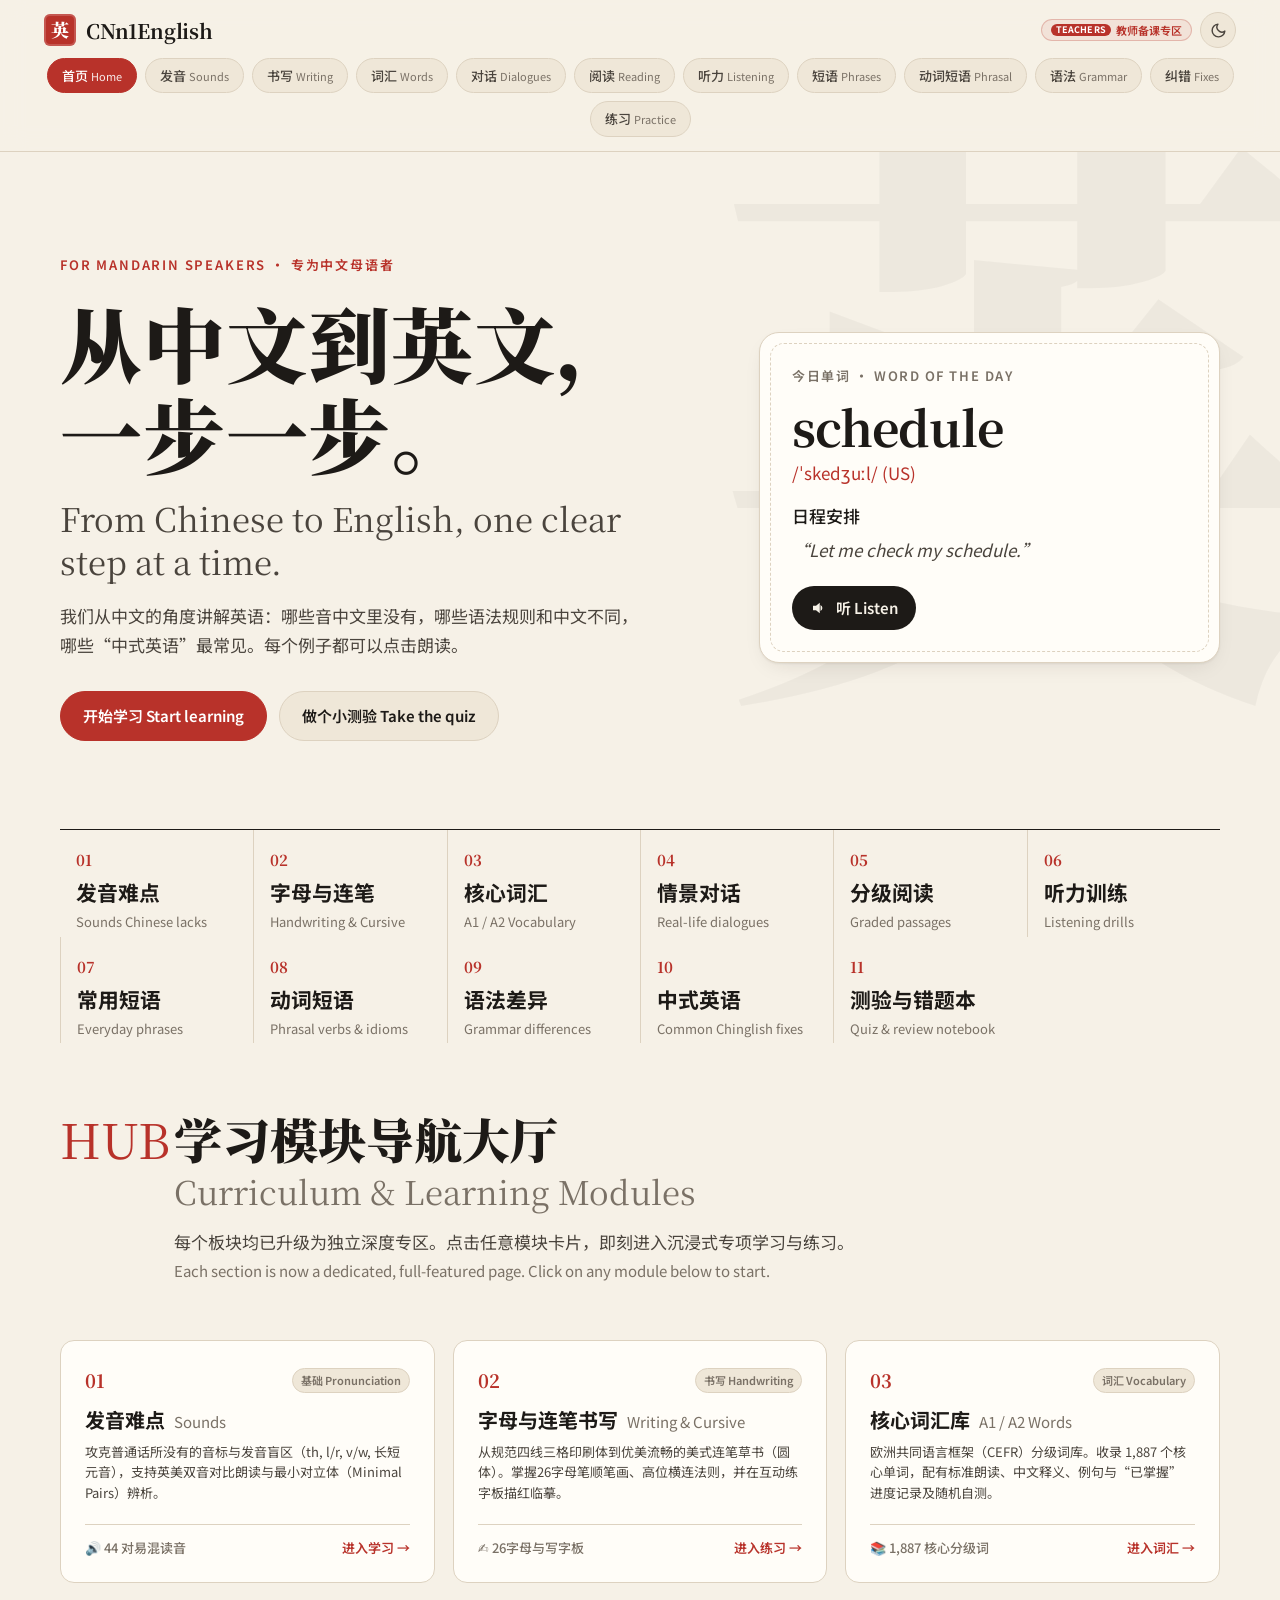
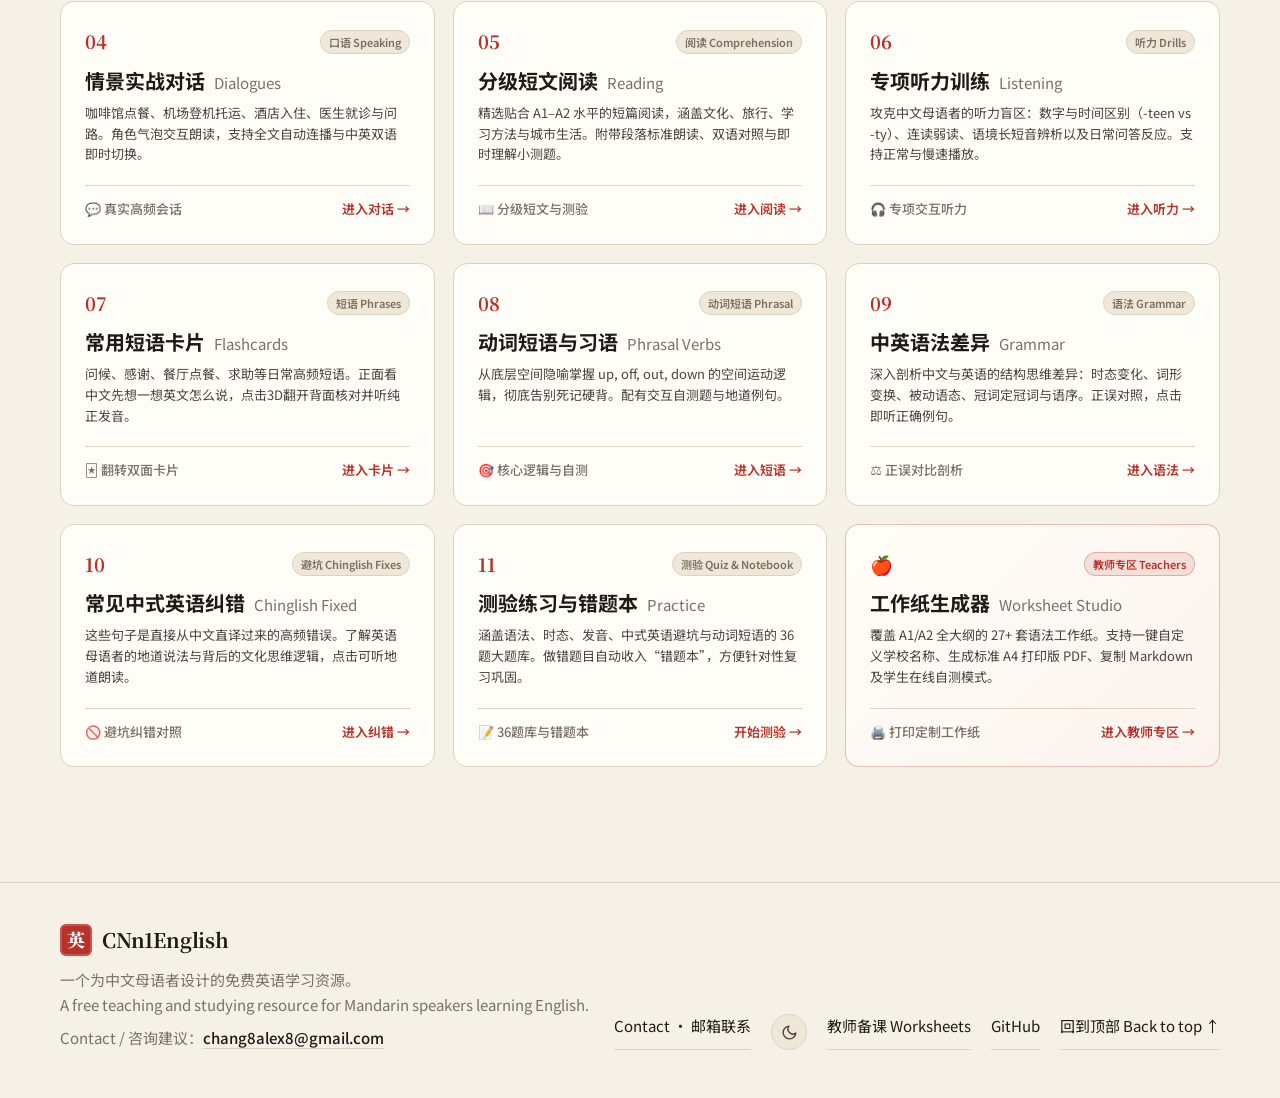
<file: index.html>
<!doctype html>
<html lang="zh-Hans">
<head>
  <meta charset="utf-8">
  <meta name="viewport" content="width=device-width, initial-scale=1">
  <title>CNn1English · 中文母语者的英语学习站 | CNn1English</title>
  <meta name="description" content="A teaching and studying resource for Mandarin speakers to learn English. 为中文母语者设计的英语学习资源。">
  <link rel="icon" href="data:image/svg+xml,%3Csvg xmlns='http://www.w3.org/2000/svg' viewBox='0 0 32 32'%3E%3Crect width='32' height='32' rx='6' fill='%23b8322a'/%3E%3Ctext x='16' y='23' font-size='19' text-anchor='middle' fill='%23fff' font-family='serif'%3E英%3C/text%3E%3C/svg%3E">
  <link rel="preconnect" href="https://fonts.googleapis.com">
  <link rel="preconnect" href="https://fonts.gstatic.com" crossorigin>
  <link href="https://api.fontshare.com/v2/css?f[]=zodiak@400,700&f[]=general-sans@400,500,600&display=swap" rel="stylesheet">
  <link href="https://fonts.googleapis.com/css2?family=Caveat:wght@600;700&family=Dancing+Script:wght@600;700&family=Edu+SA+Beginner:wght@500;700&family=Noto+Sans+SC:wght@400;500;700&family=Noto+Serif+SC:wght@600;900&display=swap" rel="stylesheet">
  <link rel="stylesheet" href="assets/style.css">
  <script>
    (function() {
      try {
        var saved = localStorage.getItem("cn1_theme");
        var prefersDark = window.matchMedia && window.matchMedia("(prefers-color-scheme: dark)").matches;
        if (saved === "dark" || (!saved && prefersDark)) {
          document.documentElement.setAttribute("data-theme", "dark");
        } else {
          document.documentElement.setAttribute("data-theme", "light");
        }
      } catch (e) {}
    })();
  </script>
</head>
<body>
  <a class="skip" href="#main">Skip to content · 跳到正文</a>
  <header class="site-header" id="top">
    <div class="header-top">
      <a class="brand" href="index.html" aria-label="CNn1English home">
        <span class="seal" aria-hidden="true">英</span>
        <span class="brand-name">CNn1English</span>
      </a>
      <div class="header-actions">
        <a href="teachers.html" class="nav-btn-teachers" title="Worksheet Generator for Teachers">
          <span class="badge-tag">Teachers</span> 教师备课专区
        </a>
        <button type="button" class="theme-toggle" id="theme-toggle" aria-label="Toggle dark mode" title="Toggle dark/light mode">
          <svg class="theme-icon-sun" viewBox="0 0 24 24" aria-hidden="true">
            <circle cx="12" cy="12" r="5"></circle>
            <path d="M12 1v2M12 21v2M4.22 4.22l1.42 1.42M18.36 18.36l1.42 1.42M1 12h2M21 12h2M4.22 19.78l1.42-1.42M18.36 5.64l1.42-1.42"></path>
          </svg>
          <svg class="theme-icon-moon" viewBox="0 0 24 24" aria-hidden="true">
            <path d="M21 12.79A9 9 0 1 1 11.21 3 7 7 0 0 0 21 12.79z"></path>
          </svg>
        </button>
      </div>
    </div>
    <nav class="nav" aria-label="Main">
      <a href="index.html" class="active">首页 <span>Home</span></a>
      <a href="sounds.html">发音 <span>Sounds</span></a>
      <a href="writing.html">书写 <span>Writing</span></a>
      <a href="vocab.html">词汇 <span>Words</span></a>
      <a href="dialogues.html">对话 <span>Dialogues</span></a>
      <a href="reading.html">阅读 <span>Reading</span></a>
      <a href="listening.html">听力 <span>Listening</span></a>
      <a href="phrases.html">短语 <span>Phrases</span></a>
      <a href="phrasal-verbs.html">动词短语 <span>Phrasal</span></a>
      <a href="grammar.html">语法 <span>Grammar</span></a>
      <a href="mistakes.html">纠错 <span>Fixes</span></a>
      <a href="practice.html">练习 <span>Practice</span></a>
    </nav>
  </header>
  <main id="main">
<!-- HERO -->
    <section class="hero" id="top">
      <div class="wrap hero-grid">
        <div class="hero-copy">
          <p class="eyebrow">For Mandarin speakers · 专为中文母语者</p>
          <h1 class="hero-title">
            <span class="zh">从中文到英文，</span>
            <span class="zh">一步一步。</span>
          </h1>
          <p class="hero-en">From Chinese to English, one clear step at a time.</p>
          <p class="hero-lede">我们从中文的角度讲解英语：哪些音中文里没有，哪些语法规则和中文不同，哪些“中式英语”最常见。每个例子都可以点击朗读。</p>
          <div class="hero-actions">
            <a class="btn btn-primary" href="sounds.html">开始学习 Start learning</a>
            <a class="btn btn-ghost" href="practice.html">做个小测验 Take the quiz</a>
          </div>
        </div>
        <aside class="hero-card" aria-label="Word of the day">
          <p class="card-label">今日单词 · Word of the day</p>
          <p class="wotd-word" id="wotd-word">—</p>
          <p class="wotd-ipa" id="wotd-ipa"></p>
          <p class="wotd-zh" id="wotd-zh"></p>
          <p class="wotd-ex" id="wotd-ex"></p>
          <button class="speak" type="button" id="wotd-speak" aria-label="Listen to the word of the day">
            <svg viewBox="0 0 24 24" aria-hidden="true"><path d="M4 9v6h4l5 4V5L8 9H4zm12.5 3a4.5 4.5 0 0 0-2.5-4v8a4.5 4.5 0 0 0 2.5-4z"/></svg>
            听 Listen
          </button>
        </aside>
      </div>
      <div class="wrap path">
        <ol class="path-list">
          <li><a href="sounds.html"><b>01</b><span>发音难点</span><small>Sounds Chinese lacks</small></a></li>
          <li><a href="writing.html"><b>02</b><span>字母与连笔</span><small>Handwriting & Cursive</small></a></li>
          <li><a href="vocab.html"><b>03</b><span>核心词汇</span><small>A1 / A2 Vocabulary</small></a></li>
          <li><a href="dialogues.html"><b>04</b><span>情景对话</span><small>Real-life dialogues</small></a></li>
          <li><a href="reading.html"><b>05</b><span>分级阅读</span><small>Graded passages</small></a></li>
          <li><a href="listening.html"><b>06</b><span>听力训练</span><small>Listening drills</small></a></li>
          <li><a href="phrases.html"><b>07</b><span>常用短语</span><small>Everyday phrases</small></a></li>
          <li><a href="phrasal-verbs.html"><b>08</b><span>动词短语</span><small>Phrasal verbs & idioms</small></a></li>
          <li><a href="grammar.html"><b>09</b><span>语法差异</span><small>Grammar differences</small></a></li>
          <li><a href="mistakes.html"><b>10</b><span>中式英语</span><small>Common Chinglish fixes</small></a></li>
          <li><a href="practice.html"><b>11</b><span>测验与错题本</span><small>Quiz & review notebook</small></a></li>
        </ol>
      </div>
    </section>
    <!-- CURRICULUM HUB / MODULES OVERVIEW -->
    <section class="section section-hub" id="modules">
      <div class="wrap">
        <header class="section-head">
          <p class="section-num">HUB</p>
          <div>
            <h2>学习模块导航大厅 <span class="h-en">Curriculum &amp; Learning Modules</span></h2>
            <p class="section-intro">
              每个板块均已升级为独立深度专区。点击任意模块卡片，即刻进入沉浸式专项学习与练习。<br>
              <span class="en-note">Each section is now a dedicated, full-featured page. Click on any module below to start.</span>
            </p>
          </div>
        </header>

        <div class="hub-grid">
          <!-- 01 Sounds -->
          <a href="sounds.html" class="hub-card">
            <div class="hub-card-top">
              <span class="hub-num">01</span>
              <span class="hub-badge">基础 Pronunciation</span>
            </div>
            <h3 class="hub-title">发音难点 <span class="hub-en">Sounds</span></h3>
            <p class="hub-desc">攻克普通话所没有的音标与发音盲区（th, l/r, v/w, 长短元音），支持英美双音对比朗读与最小对立体（Minimal Pairs）辨析。</p>
            <div class="hub-meta">
              <span>🔊 44 对易混读音</span>
              <span class="hub-arrow">进入学习 →</span>
            </div>
          </a>

          <!-- 02 Writing -->
          <a href="writing.html" class="hub-card">
            <div class="hub-card-top">
              <span class="hub-num">02</span>
              <span class="hub-badge">书写 Handwriting</span>
            </div>
            <h3 class="hub-title">字母与连笔书写 <span class="hub-en">Writing &amp; Cursive</span></h3>
            <p class="hub-desc">从规范四线三格印刷体到优美流畅的美式连笔草书（圆体）。掌握26字母笔顺笔画、高位横连法则，并在互动练字板描红临摹。</p>
            <div class="hub-meta">
              <span>✍️ 26字母与写字板</span>
              <span class="hub-arrow">进入练习 →</span>
            </div>
          </a>

          <!-- 03 Vocab -->
          <a href="vocab.html" class="hub-card">
            <div class="hub-card-top">
              <span class="hub-num">03</span>
              <span class="hub-badge">词汇 Vocabulary</span>
            </div>
            <h3 class="hub-title">核心词汇库 <span class="hub-en">A1 / A2 Words</span></h3>
            <p class="hub-desc">欧洲共同语言框架（CEFR）分级词库。收录 1,887 个核心单词，配有标准朗读、中文释义、例句与“已掌握”进度记录及随机自测。</p>
            <div class="hub-meta">
              <span>📚 1,887 核心分级词</span>
              <span class="hub-arrow">进入词汇 →</span>
            </div>
          </a>

          <!-- 04 Dialogues -->
          <a href="dialogues.html" class="hub-card">
            <div class="hub-card-top">
              <span class="hub-num">04</span>
              <span class="hub-badge">口语 Speaking</span>
            </div>
            <h3 class="hub-title">情景实战对话 <span class="hub-en">Dialogues</span></h3>
            <p class="hub-desc">咖啡馆点餐、机场登机托运、酒店入住、医生就诊与问路。角色气泡交互朗读，支持全文自动连播与中英双语即时切换。</p>
            <div class="hub-meta">
              <span>💬 真实高频会话</span>
              <span class="hub-arrow">进入对话 →</span>
            </div>
          </a>

          <!-- 05 Reading -->
          <a href="reading.html" class="hub-card">
            <div class="hub-card-top">
              <span class="hub-num">05</span>
              <span class="hub-badge">阅读 Comprehension</span>
            </div>
            <h3 class="hub-title">分级短文阅读 <span class="hub-en">Reading</span></h3>
            <p class="hub-desc">精选贴合 A1–A2 水平的短篇阅读，涵盖文化、旅行、学习方法与城市生活。附带段落标准朗读、双语对照与即时理解小测题。</p>
            <div class="hub-meta">
              <span>📖 分级短文与测验</span>
              <span class="hub-arrow">进入阅读 →</span>
            </div>
          </a>

          <!-- 06 Listening -->
          <a href="listening.html" class="hub-card">
            <div class="hub-card-top">
              <span class="hub-num">06</span>
              <span class="hub-badge">听力 Drills</span>
            </div>
            <h3 class="hub-title">专项听力训练 <span class="hub-en">Listening</span></h3>
            <p class="hub-desc">攻克中文母语者的听力盲区：数字与时间区别（-teen vs -ty）、连读弱读、语境长短音辨析以及日常问答反应。支持正常与慢速播放。</p>
            <div class="hub-meta">
              <span>🎧 专项交互听力</span>
              <span class="hub-arrow">进入听力 →</span>
            </div>
          </a>

          <!-- 07 Phrases -->
          <a href="phrases.html" class="hub-card">
            <div class="hub-card-top">
              <span class="hub-num">07</span>
              <span class="hub-badge">短语 Phrases</span>
            </div>
            <h3 class="hub-title">常用短语卡片 <span class="hub-en">Flashcards</span></h3>
            <p class="hub-desc">问候、感谢、餐厅点餐、求助等日常高频短语。正面看中文先想一想英文怎么说，点击3D翻开背面核对并听纯正发音。</p>
            <div class="hub-meta">
              <span>🃏 翻转双面卡片</span>
              <span class="hub-arrow">进入卡片 →</span>
            </div>
          </a>

          <!-- 08 Phrasal Verbs -->
          <a href="phrasal-verbs.html" class="hub-card">
            <div class="hub-card-top">
              <span class="hub-num">08</span>
              <span class="hub-badge">动词短语 Phrasal</span>
            </div>
            <h3 class="hub-title">动词短语与习语 <span class="hub-en">Phrasal Verbs</span></h3>
            <p class="hub-desc">从底层空间隐喻掌握 up, off, out, down 的空间运动逻辑，彻底告别死记硬背。配有交互自测题与地道例句。</p>
            <div class="hub-meta">
              <span>🎯 核心逻辑与自测</span>
              <span class="hub-arrow">进入短语 →</span>
            </div>
          </a>

          <!-- 09 Grammar -->
          <a href="grammar.html" class="hub-card">
            <div class="hub-card-top">
              <span class="hub-num">09</span>
              <span class="hub-badge">语法 Grammar</span>
            </div>
            <h3 class="hub-title">中英语法差异 <span class="hub-en">Grammar</span></h3>
            <p class="hub-desc">深入剖析中文与英语的结构思维差异：时态变化、词形变换、被动语态、冠词定冠词与语序。正误对照，点击即听正确例句。</p>
            <div class="hub-meta">
              <span>⚖️ 正误对比剖析</span>
              <span class="hub-arrow">进入语法 →</span>
            </div>
          </a>

          <!-- 10 Mistakes -->
          <a href="mistakes.html" class="hub-card">
            <div class="hub-card-top">
              <span class="hub-num">10</span>
              <span class="hub-badge">避坑 Chinglish Fixes</span>
            </div>
            <h3 class="hub-title">常见中式英语纠错 <span class="hub-en">Chinglish Fixed</span></h3>
            <p class="hub-desc">这些句子是直接从中文直译过来的高频错误。了解英语母语者的地道说法与背后的文化思维逻辑，点击可听地道朗读。</p>
            <div class="hub-meta">
              <span>🚫 避坑纠错对照</span>
              <span class="hub-arrow">进入纠错 →</span>
            </div>
          </a>

          <!-- 11 Practice -->
          <a href="practice.html" class="hub-card">
            <div class="hub-card-top">
              <span class="hub-num">11</span>
              <span class="hub-badge">测验 Quiz &amp; Notebook</span>
            </div>
            <h3 class="hub-title">测验练习与错题本 <span class="hub-en">Practice</span></h3>
            <p class="hub-desc">涵盖语法、时态、发音、中式英语避坑与动词短语的 36 题大题库。做错题目自动收入“错题本”，方便针对性复习巩固。</p>
            <div class="hub-meta">
              <span>📝 36题库与错题本</span>
              <span class="hub-arrow">开始测验 →</span>
            </div>
          </a>

          <!-- Teacher Hub -->
          <a href="teachers.html" class="hub-card hub-card-teacher">
            <div class="hub-card-top">
              <span class="hub-num">🍎</span>
              <span class="hub-badge hub-badge-teacher">教师专区 Teachers</span>
            </div>
            <h3 class="hub-title">工作纸生成器 <span class="hub-en">Worksheet Studio</span></h3>
            <p class="hub-desc">覆盖 A1/A2 全大纲的 27+ 套语法工作纸。支持一键自定义学校名称、生成标准 A4 打印版 PDF、复制 Markdown 及学生在线自测模式。</p>
            <div class="hub-meta">
              <span>🖨️ 打印定制工作纸</span>
              <span class="hub-arrow">进入教师专区 →</span>
            </div>
          </a>
        </div>
      </div>
    </section>
  </main>
  <footer class="site-footer">
    <div class="wrap footer-inner">
      <div>
        <p class="brand"><span class="seal" aria-hidden="true">英</span><span class="brand-name">CNn1English</span></p>
        <p class="foot-note">一个为中文母语者设计的免费英语学习资源。<br>A free teaching and studying resource for Mandarin speakers learning English.</p>
        <p class="foot-contact">Contact / 咨询建议：<a href="mailto:chang8alex8@gmail.com">chang8alex8@gmail.com</a></p>
      </div>
      <p class="foot-links">
        <a href="mailto:chang8alex8@gmail.com">Contact · 邮箱联系</a>
        <button type="button" class="theme-toggle" id="footer-theme-toggle" aria-label="Toggle dark mode">
          <svg class="theme-icon-sun" viewBox="0 0 24 24" aria-hidden="true"><circle cx="12" cy="12" r="5"></circle><path d="M12 1v2M12 21v2M4.22 4.22l1.42 1.42M18.36 18.36l1.42 1.42M1 12h2M21 12h2M4.22 19.78l1.42-1.42M18.36 5.64l1.42-1.42"></path></svg>
          <svg class="theme-icon-moon" viewBox="0 0 24 24" aria-hidden="true"><path d="M21 12.79A9 9 0 1 1 11.21 3 7 7 0 0 0 21 12.79z"></path></svg>
          <span class="theme-toggle-text">Dark</span>
        </button>
        <a href="teachers.html">教师备课 Worksheets</a>
        <a href="https://github.com/chanAle-lab/CNn1English.github.io-">GitHub</a>
        <a href="#top">回到顶部 Back to top ↑</a>
      </p>
    </div>
  </footer>

  <script src="assets/data.js"></script>
  <script src="assets/vocab-a1.js"></script>
  <script src="assets/vocab-a2.js"></script>
  <script src="assets/lessons.js"></script>
  <script src="assets/writing.js"></script>
  <script src="assets/app.js"></script>
</body>
</html>
</file>
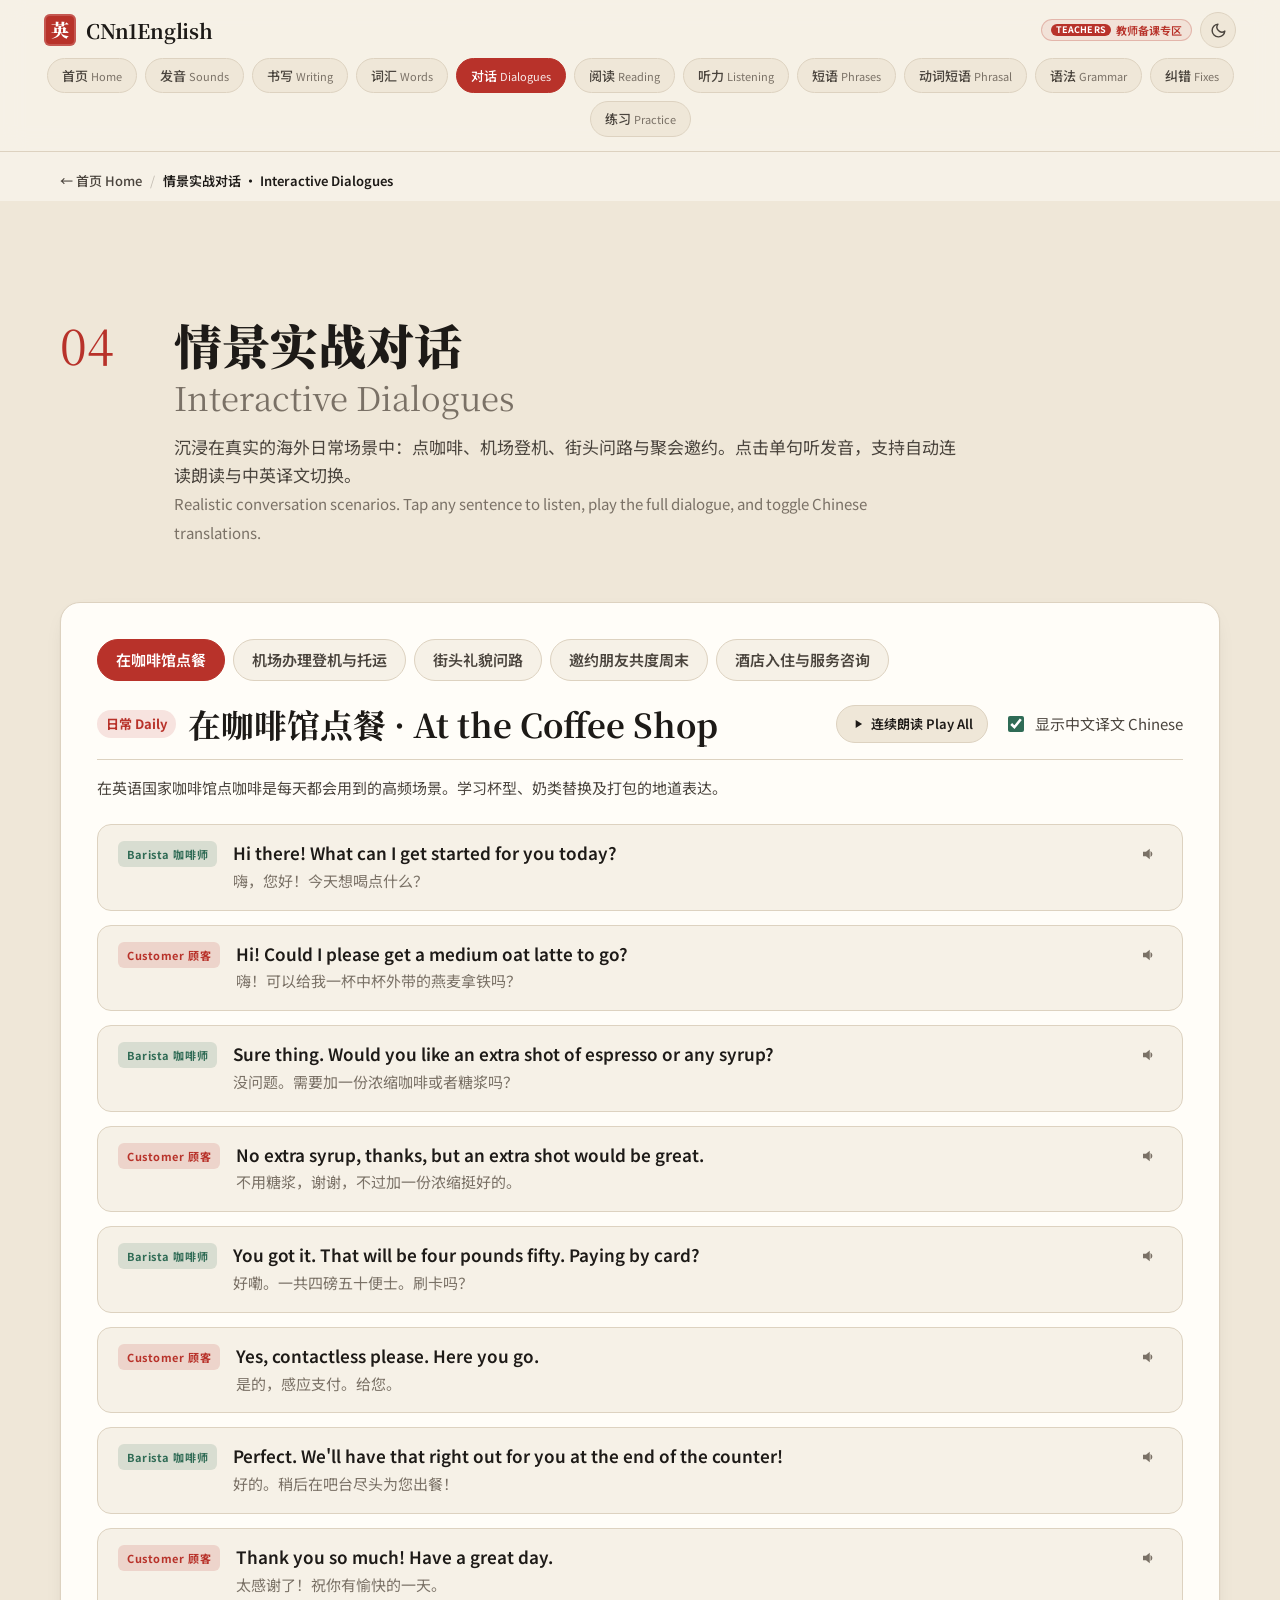
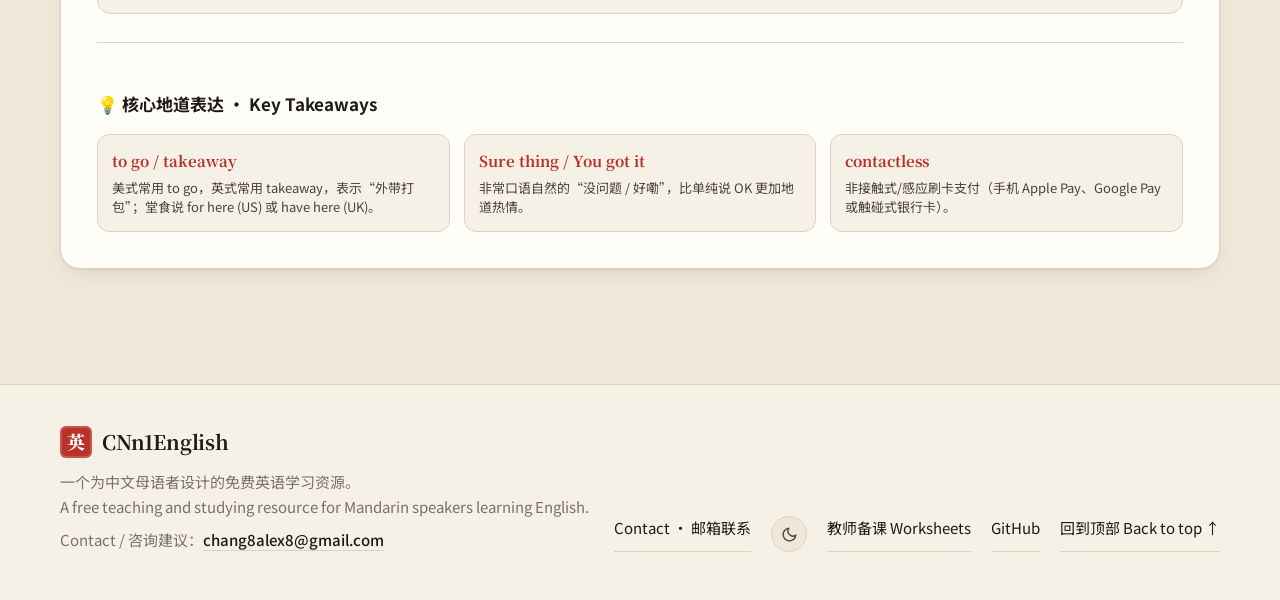
<file: dialogues.html>
<!doctype html>
<html lang="zh-Hans">
<head>
  <meta charset="utf-8">
  <meta name="viewport" content="width=device-width, initial-scale=1">
  <title>情景实战对话 · Interactive Dialogues | CNn1English</title>
  <meta name="description" content="A teaching and studying resource for Mandarin speakers to learn English. 为中文母语者设计的英语学习资源。">
  <link rel="icon" href="data:image/svg+xml,%3Csvg xmlns='http://www.w3.org/2000/svg' viewBox='0 0 32 32'%3E%3Crect width='32' height='32' rx='6' fill='%23b8322a'/%3E%3Ctext x='16' y='23' font-size='19' text-anchor='middle' fill='%23fff' font-family='serif'%3E英%3C/text%3E%3C/svg%3E">
  <link rel="preconnect" href="https://fonts.googleapis.com">
  <link rel="preconnect" href="https://fonts.gstatic.com" crossorigin>
  <link href="https://api.fontshare.com/v2/css?f[]=zodiak@400,700&f[]=general-sans@400,500,600&display=swap" rel="stylesheet">
  <link href="https://fonts.googleapis.com/css2?family=Caveat:wght@600;700&family=Dancing+Script:wght@600;700&family=Edu+SA+Beginner:wght@500;700&family=Noto+Sans+SC:wght@400;500;700&family=Noto+Serif+SC:wght@600;900&display=swap" rel="stylesheet">
  <link rel="stylesheet" href="assets/style.css">
  <script>
    (function() {
      try {
        var saved = localStorage.getItem("cn1_theme");
        var prefersDark = window.matchMedia && window.matchMedia("(prefers-color-scheme: dark)").matches;
        if (saved === "dark" || (!saved && prefersDark)) {
          document.documentElement.setAttribute("data-theme", "dark");
        } else {
          document.documentElement.setAttribute("data-theme", "light");
        }
      } catch (e) {}
    })();
  </script>
</head>
<body>
  <a class="skip" href="#main">Skip to content · 跳到正文</a>
  <header class="site-header" id="top">
    <div class="header-top">
      <a class="brand" href="index.html" aria-label="CNn1English home">
        <span class="seal" aria-hidden="true">英</span>
        <span class="brand-name">CNn1English</span>
      </a>
      <div class="header-actions">
        <a href="teachers.html" class="nav-btn-teachers" title="Worksheet Generator for Teachers">
          <span class="badge-tag">Teachers</span> 教师备课专区
        </a>
        <button type="button" class="theme-toggle" id="theme-toggle" aria-label="Toggle dark mode" title="Toggle dark/light mode">
          <svg class="theme-icon-sun" viewBox="0 0 24 24" aria-hidden="true">
            <circle cx="12" cy="12" r="5"></circle>
            <path d="M12 1v2M12 21v2M4.22 4.22l1.42 1.42M18.36 18.36l1.42 1.42M1 12h2M21 12h2M4.22 19.78l1.42-1.42M18.36 5.64l1.42-1.42"></path>
          </svg>
          <svg class="theme-icon-moon" viewBox="0 0 24 24" aria-hidden="true">
            <path d="M21 12.79A9 9 0 1 1 11.21 3 7 7 0 0 0 21 12.79z"></path>
          </svg>
        </button>
      </div>
    </div>
    <nav class="nav" aria-label="Main">
      <a href="index.html">首页 <span>Home</span></a>
      <a href="sounds.html">发音 <span>Sounds</span></a>
      <a href="writing.html">书写 <span>Writing</span></a>
      <a href="vocab.html">词汇 <span>Words</span></a>
      <a href="dialogues.html" class="active">对话 <span>Dialogues</span></a>
      <a href="reading.html">阅读 <span>Reading</span></a>
      <a href="listening.html">听力 <span>Listening</span></a>
      <a href="phrases.html">短语 <span>Phrases</span></a>
      <a href="phrasal-verbs.html">动词短语 <span>Phrasal</span></a>
      <a href="grammar.html">语法 <span>Grammar</span></a>
      <a href="mistakes.html">纠错 <span>Fixes</span></a>
      <a href="practice.html">练习 <span>Practice</span></a>
    </nav>
  </header>
  <main id="main">
    <div class="page-breadcrumb wrap">
      <a href="index.html">← 首页 Home</a> <span class="sep">/</span> <span class="cur-page">情景实战对话 · Interactive Dialogues</span>
    </div>
<!-- DIALOGUES -->
    <section class="section section-alt" id="dialogues">
      <div class="wrap">
        <header class="section-head">
          <p class="section-num">04</p>
          <div>
            <h2>情景实战对话 <span class="h-en">Interactive Dialogues</span></h2>
            <p class="section-intro">沉浸在真实的海外日常场景中：点咖啡、机场登机、街头问路与聚会邀约。点击单句听发音，支持自动连读朗读与中英译文切换。<br><span class="en-note">Realistic conversation scenarios. Tap any sentence to listen, play the full dialogue, and toggle Chinese translations.</span></p>
          </div>
        </header>

        <div class="dialogue-box">
          <div class="dialogue-tabs" id="dialogue-tabs" role="tablist" aria-label="Dialogue scenarios"></div>

          <div class="dialogue-toolbar">
            <div class="dialogue-meta">
              <span class="badge" id="dialogue-badge">日常 Daily</span>
              <h3 id="dialogue-title" class="dialogue-active-title">—</h3>
            </div>
            <div class="dialogue-actions">
              <button type="button" class="btn btn-sm btn-ghost" id="dialogue-play-all">
                <svg viewBox="0 0 24 24" aria-hidden="true"><path d="M8 5v14l11-7z"/></svg> 连续朗读 Play All
              </button>
              <label class="check">
                <input type="checkbox" id="dialogue-toggle-zh" checked> 显示中文译文 Chinese
              </label>
            </div>
          </div>

          <p class="dialogue-desc" id="dialogue-desc"></p>

          <div class="dialogue-flow" id="dialogue-flow" aria-live="polite"></div>

          <div class="dialogue-notes" id="dialogue-notes">
            <h4>💡 核心地道表达 · Key Takeaways</h4>
            <div class="notes-grid" id="dialogue-notes-grid"></div>
          </div>
        </div>
      </div>
    </section>
  </main>
  <footer class="site-footer">
    <div class="wrap footer-inner">
      <div>
        <p class="brand"><span class="seal" aria-hidden="true">英</span><span class="brand-name">CNn1English</span></p>
        <p class="foot-note">一个为中文母语者设计的免费英语学习资源。<br>A free teaching and studying resource for Mandarin speakers learning English.</p>
        <p class="foot-contact">Contact / 咨询建议：<a href="mailto:chang8alex8@gmail.com">chang8alex8@gmail.com</a></p>
      </div>
      <p class="foot-links">
        <a href="mailto:chang8alex8@gmail.com">Contact · 邮箱联系</a>
        <button type="button" class="theme-toggle" id="footer-theme-toggle" aria-label="Toggle dark mode">
          <svg class="theme-icon-sun" viewBox="0 0 24 24" aria-hidden="true"><circle cx="12" cy="12" r="5"></circle><path d="M12 1v2M12 21v2M4.22 4.22l1.42 1.42M18.36 18.36l1.42 1.42M1 12h2M21 12h2M4.22 19.78l1.42-1.42M18.36 5.64l1.42-1.42"></path></svg>
          <svg class="theme-icon-moon" viewBox="0 0 24 24" aria-hidden="true"><path d="M21 12.79A9 9 0 1 1 11.21 3 7 7 0 0 0 21 12.79z"></path></svg>
          <span class="theme-toggle-text">Dark</span>
        </button>
        <a href="teachers.html">教师备课 Worksheets</a>
        <a href="https://github.com/chanAle-lab/CNn1English.github.io-">GitHub</a>
        <a href="#top">回到顶部 Back to top ↑</a>
      </p>
    </div>
  </footer>

  <script src="assets/data.js"></script>
  <script src="assets/vocab-a1.js"></script>
  <script src="assets/vocab-a2.js"></script>
  <script src="assets/lessons.js"></script>
  <script src="assets/writing.js"></script>
  <script src="assets/app.js"></script>
</body>
</html>
</file>
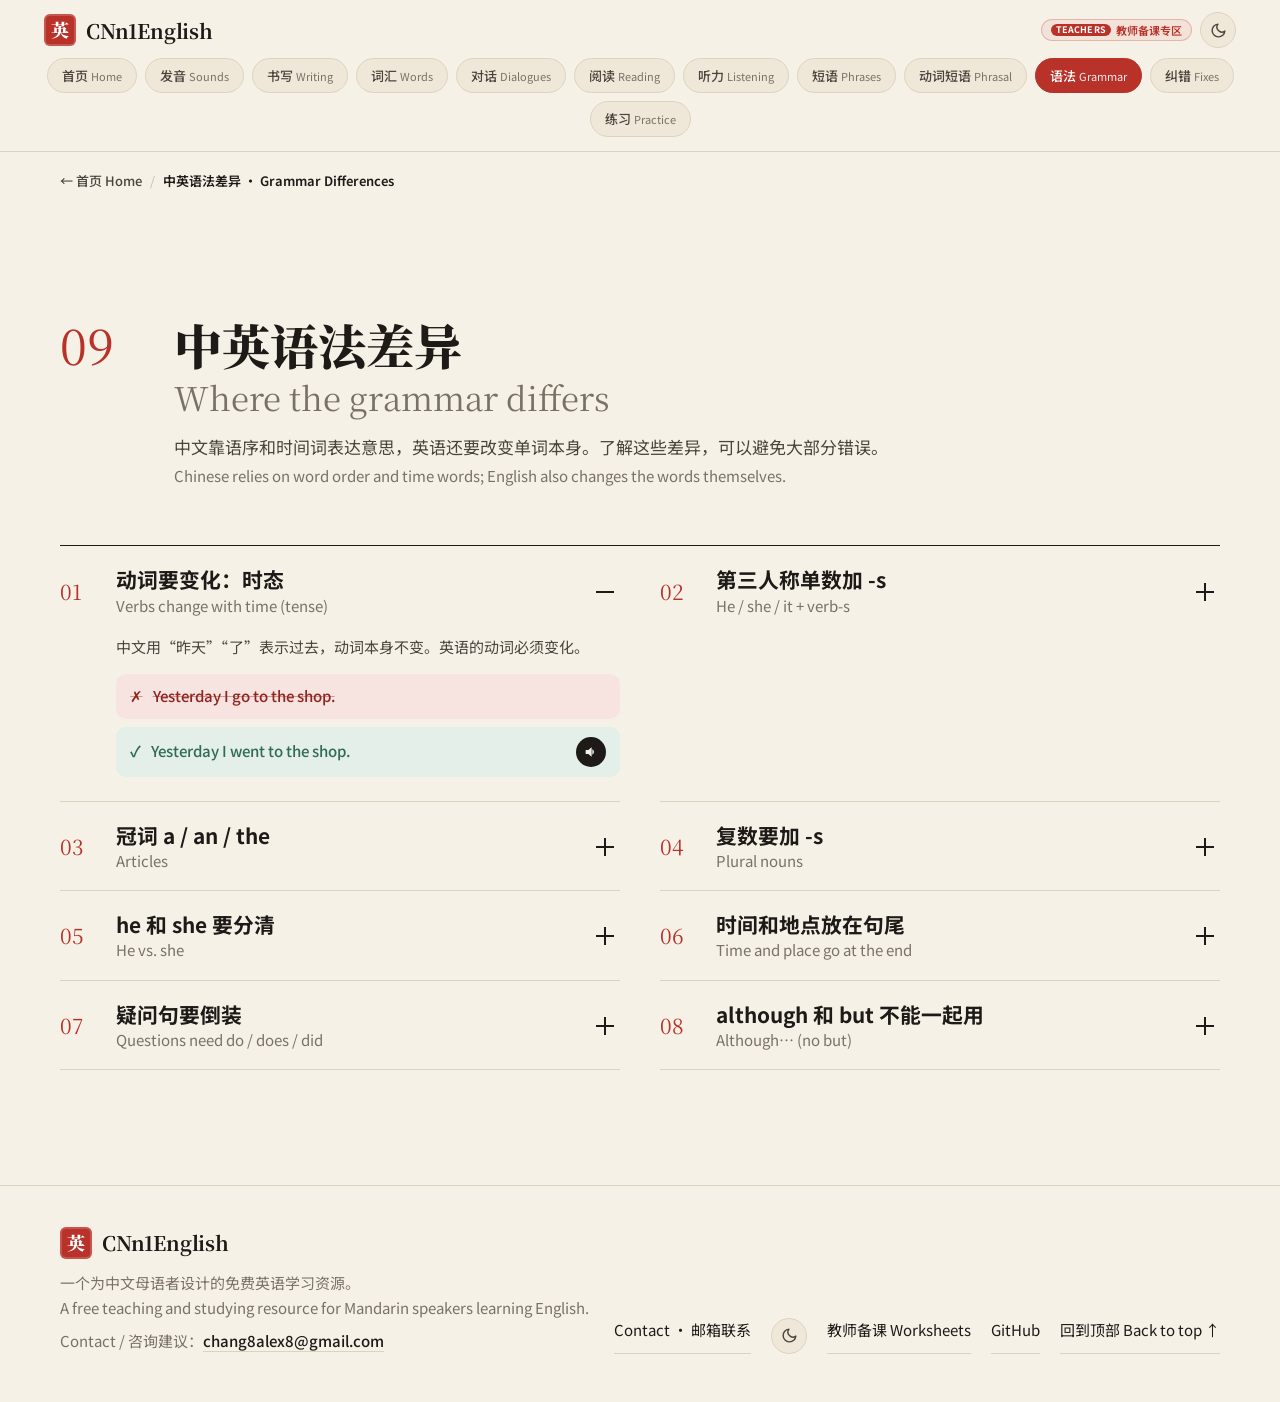
<file: grammar.html>
<!doctype html>
<html lang="zh-Hans">
<head>
  <meta charset="utf-8">
  <meta name="viewport" content="width=device-width, initial-scale=1">
  <title>中英语法差异 · Grammar Differences | CNn1English</title>
  <meta name="description" content="A teaching and studying resource for Mandarin speakers to learn English. 为中文母语者设计的英语学习资源。">
  <link rel="icon" href="data:image/svg+xml,%3Csvg xmlns='http://www.w3.org/2000/svg' viewBox='0 0 32 32'%3E%3Crect width='32' height='32' rx='6' fill='%23b8322a'/%3E%3Ctext x='16' y='23' font-size='19' text-anchor='middle' fill='%23fff' font-family='serif'%3E英%3C/text%3E%3C/svg%3E">
  <link rel="preconnect" href="https://fonts.googleapis.com">
  <link rel="preconnect" href="https://fonts.gstatic.com" crossorigin>
  <link href="https://api.fontshare.com/v2/css?f[]=zodiak@400,700&f[]=general-sans@400,500,600&display=swap" rel="stylesheet">
  <link href="https://fonts.googleapis.com/css2?family=Caveat:wght@600;700&family=Dancing+Script:wght@600;700&family=Edu+SA+Beginner:wght@500;700&family=Noto+Sans+SC:wght@400;500;700&family=Noto+Serif+SC:wght@600;900&display=swap" rel="stylesheet">
  <link rel="stylesheet" href="assets/style.css">
  <script>
    (function() {
      try {
        var saved = localStorage.getItem("cn1_theme");
        var prefersDark = window.matchMedia && window.matchMedia("(prefers-color-scheme: dark)").matches;
        if (saved === "dark" || (!saved && prefersDark)) {
          document.documentElement.setAttribute("data-theme", "dark");
        } else {
          document.documentElement.setAttribute("data-theme", "light");
        }
      } catch (e) {}
    })();
  </script>
</head>
<body>
  <a class="skip" href="#main">Skip to content · 跳到正文</a>
  <header class="site-header" id="top">
    <div class="header-top">
      <a class="brand" href="index.html" aria-label="CNn1English home">
        <span class="seal" aria-hidden="true">英</span>
        <span class="brand-name">CNn1English</span>
      </a>
      <div class="header-actions">
        <a href="teachers.html" class="nav-btn-teachers" title="Worksheet Generator for Teachers">
          <span class="badge-tag">Teachers</span> 教师备课专区
        </a>
        <button type="button" class="theme-toggle" id="theme-toggle" aria-label="Toggle dark mode" title="Toggle dark/light mode">
          <svg class="theme-icon-sun" viewBox="0 0 24 24" aria-hidden="true">
            <circle cx="12" cy="12" r="5"></circle>
            <path d="M12 1v2M12 21v2M4.22 4.22l1.42 1.42M18.36 18.36l1.42 1.42M1 12h2M21 12h2M4.22 19.78l1.42-1.42M18.36 5.64l1.42-1.42"></path>
          </svg>
          <svg class="theme-icon-moon" viewBox="0 0 24 24" aria-hidden="true">
            <path d="M21 12.79A9 9 0 1 1 11.21 3 7 7 0 0 0 21 12.79z"></path>
          </svg>
        </button>
      </div>
    </div>
    <nav class="nav" aria-label="Main">
      <a href="index.html">首页 <span>Home</span></a>
      <a href="sounds.html">发音 <span>Sounds</span></a>
      <a href="writing.html">书写 <span>Writing</span></a>
      <a href="vocab.html">词汇 <span>Words</span></a>
      <a href="dialogues.html">对话 <span>Dialogues</span></a>
      <a href="reading.html">阅读 <span>Reading</span></a>
      <a href="listening.html">听力 <span>Listening</span></a>
      <a href="phrases.html">短语 <span>Phrases</span></a>
      <a href="phrasal-verbs.html">动词短语 <span>Phrasal</span></a>
      <a href="grammar.html" class="active">语法 <span>Grammar</span></a>
      <a href="mistakes.html">纠错 <span>Fixes</span></a>
      <a href="practice.html">练习 <span>Practice</span></a>
    </nav>
  </header>
  <main id="main">
    <div class="page-breadcrumb wrap">
      <a href="index.html">← 首页 Home</a> <span class="sep">/</span> <span class="cur-page">中英语法差异 · Grammar Differences</span>
    </div>
<!-- GRAMMAR -->
    <section class="section" id="grammar">
      <div class="wrap">
        <header class="section-head">
          <p class="section-num">09</p>
          <div>
            <h2>中英语法差异 <span class="h-en">Where the grammar differs</span></h2>
            <p class="section-intro">中文靠语序和时间词表达意思，英语还要改变单词本身。了解这些差异，可以避免大部分错误。<br><span class="en-note">Chinese relies on word order and time words; English also changes the words themselves.</span></p>
          </div>
        </header>
        <div class="grammar" id="grammar-list"></div>
      </div>
    </section>
  </main>
  <footer class="site-footer">
    <div class="wrap footer-inner">
      <div>
        <p class="brand"><span class="seal" aria-hidden="true">英</span><span class="brand-name">CNn1English</span></p>
        <p class="foot-note">一个为中文母语者设计的免费英语学习资源。<br>A free teaching and studying resource for Mandarin speakers learning English.</p>
        <p class="foot-contact">Contact / 咨询建议：<a href="mailto:chang8alex8@gmail.com">chang8alex8@gmail.com</a></p>
      </div>
      <p class="foot-links">
        <a href="mailto:chang8alex8@gmail.com">Contact · 邮箱联系</a>
        <button type="button" class="theme-toggle" id="footer-theme-toggle" aria-label="Toggle dark mode">
          <svg class="theme-icon-sun" viewBox="0 0 24 24" aria-hidden="true"><circle cx="12" cy="12" r="5"></circle><path d="M12 1v2M12 21v2M4.22 4.22l1.42 1.42M18.36 18.36l1.42 1.42M1 12h2M21 12h2M4.22 19.78l1.42-1.42M18.36 5.64l1.42-1.42"></path></svg>
          <svg class="theme-icon-moon" viewBox="0 0 24 24" aria-hidden="true"><path d="M21 12.79A9 9 0 1 1 11.21 3 7 7 0 0 0 21 12.79z"></path></svg>
          <span class="theme-toggle-text">Dark</span>
        </button>
        <a href="teachers.html">教师备课 Worksheets</a>
        <a href="https://github.com/chanAle-lab/CNn1English.github.io-">GitHub</a>
        <a href="#top">回到顶部 Back to top ↑</a>
      </p>
    </div>
  </footer>

  <script src="assets/data.js"></script>
  <script src="assets/vocab-a1.js"></script>
  <script src="assets/vocab-a2.js"></script>
  <script src="assets/lessons.js"></script>
  <script src="assets/writing.js"></script>
  <script src="assets/app.js"></script>
</body>
</html>
</file>
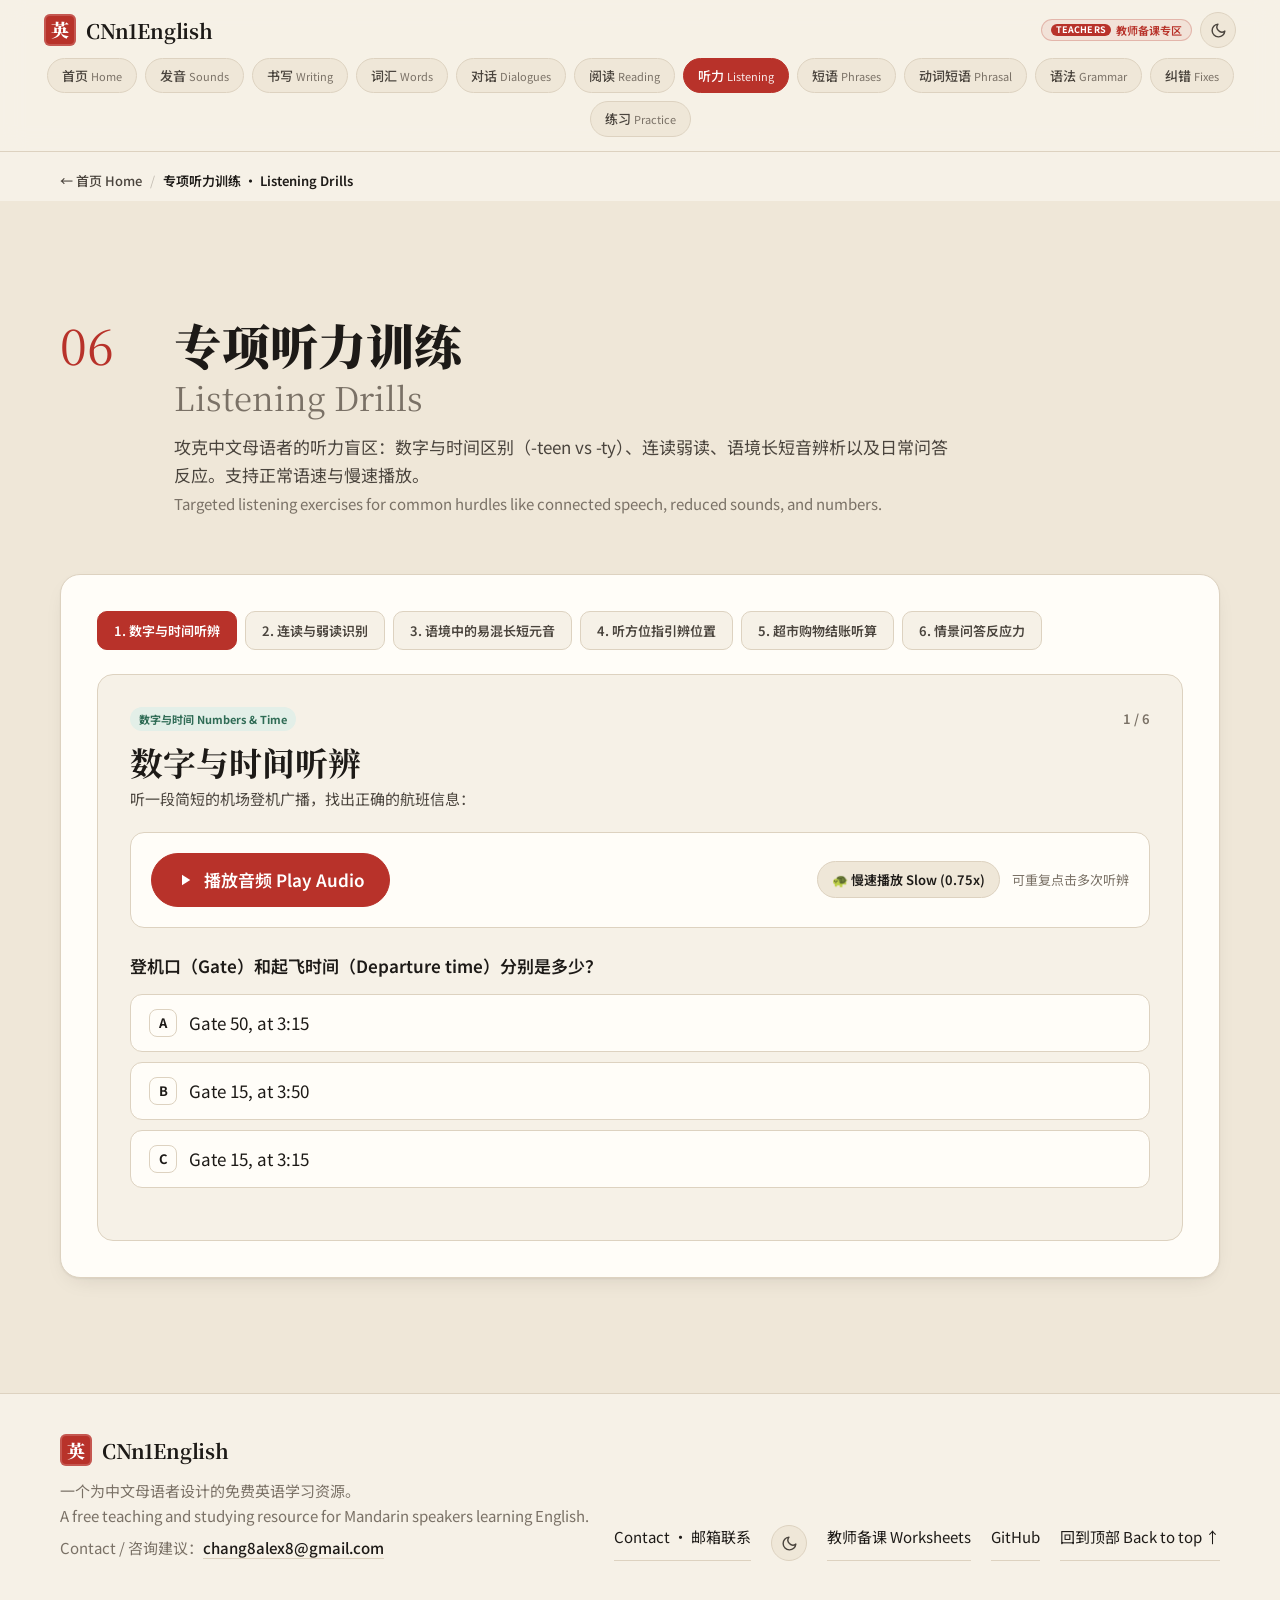
<file: listening.html>
<!doctype html>
<html lang="zh-Hans">
<head>
  <meta charset="utf-8">
  <meta name="viewport" content="width=device-width, initial-scale=1">
  <title>专项听力训练 · Listening Drills | CNn1English</title>
  <meta name="description" content="A teaching and studying resource for Mandarin speakers to learn English. 为中文母语者设计的英语学习资源。">
  <link rel="icon" href="data:image/svg+xml,%3Csvg xmlns='http://www.w3.org/2000/svg' viewBox='0 0 32 32'%3E%3Crect width='32' height='32' rx='6' fill='%23b8322a'/%3E%3Ctext x='16' y='23' font-size='19' text-anchor='middle' fill='%23fff' font-family='serif'%3E英%3C/text%3E%3C/svg%3E">
  <link rel="preconnect" href="https://fonts.googleapis.com">
  <link rel="preconnect" href="https://fonts.gstatic.com" crossorigin>
  <link href="https://api.fontshare.com/v2/css?f[]=zodiak@400,700&f[]=general-sans@400,500,600&display=swap" rel="stylesheet">
  <link href="https://fonts.googleapis.com/css2?family=Caveat:wght@600;700&family=Dancing+Script:wght@600;700&family=Edu+SA+Beginner:wght@500;700&family=Noto+Sans+SC:wght@400;500;700&family=Noto+Serif+SC:wght@600;900&display=swap" rel="stylesheet">
  <link rel="stylesheet" href="assets/style.css">
  <script>
    (function() {
      try {
        var saved = localStorage.getItem("cn1_theme");
        var prefersDark = window.matchMedia && window.matchMedia("(prefers-color-scheme: dark)").matches;
        if (saved === "dark" || (!saved && prefersDark)) {
          document.documentElement.setAttribute("data-theme", "dark");
        } else {
          document.documentElement.setAttribute("data-theme", "light");
        }
      } catch (e) {}
    })();
  </script>
</head>
<body>
  <a class="skip" href="#main">Skip to content · 跳到正文</a>
  <header class="site-header" id="top">
    <div class="header-top">
      <a class="brand" href="index.html" aria-label="CNn1English home">
        <span class="seal" aria-hidden="true">英</span>
        <span class="brand-name">CNn1English</span>
      </a>
      <div class="header-actions">
        <a href="teachers.html" class="nav-btn-teachers" title="Worksheet Generator for Teachers">
          <span class="badge-tag">Teachers</span> 教师备课专区
        </a>
        <button type="button" class="theme-toggle" id="theme-toggle" aria-label="Toggle dark mode" title="Toggle dark/light mode">
          <svg class="theme-icon-sun" viewBox="0 0 24 24" aria-hidden="true">
            <circle cx="12" cy="12" r="5"></circle>
            <path d="M12 1v2M12 21v2M4.22 4.22l1.42 1.42M18.36 18.36l1.42 1.42M1 12h2M21 12h2M4.22 19.78l1.42-1.42M18.36 5.64l1.42-1.42"></path>
          </svg>
          <svg class="theme-icon-moon" viewBox="0 0 24 24" aria-hidden="true">
            <path d="M21 12.79A9 9 0 1 1 11.21 3 7 7 0 0 0 21 12.79z"></path>
          </svg>
        </button>
      </div>
    </div>
    <nav class="nav" aria-label="Main">
      <a href="index.html">首页 <span>Home</span></a>
      <a href="sounds.html">发音 <span>Sounds</span></a>
      <a href="writing.html">书写 <span>Writing</span></a>
      <a href="vocab.html">词汇 <span>Words</span></a>
      <a href="dialogues.html">对话 <span>Dialogues</span></a>
      <a href="reading.html">阅读 <span>Reading</span></a>
      <a href="listening.html" class="active">听力 <span>Listening</span></a>
      <a href="phrases.html">短语 <span>Phrases</span></a>
      <a href="phrasal-verbs.html">动词短语 <span>Phrasal</span></a>
      <a href="grammar.html">语法 <span>Grammar</span></a>
      <a href="mistakes.html">纠错 <span>Fixes</span></a>
      <a href="practice.html">练习 <span>Practice</span></a>
    </nav>
  </header>
  <main id="main">
    <div class="page-breadcrumb wrap">
      <a href="index.html">← 首页 Home</a> <span class="sep">/</span> <span class="cur-page">专项听力训练 · Listening Drills</span>
    </div>
<!-- LISTENING -->
    <section class="section section-alt" id="listening">
      <div class="wrap">
        <header class="section-head">
          <p class="section-num">06</p>
          <div>
            <h2>专项听力训练 <span class="h-en">Listening Drills</span></h2>
            <p class="section-intro">攻克中文母语者的听力盲区：数字与时间区别（-teen vs -ty）、连读弱读、语境长短音辨析以及日常问答反应。支持正常语速与慢速播放。<br><span class="en-note">Targeted listening exercises for common hurdles like connected speech, reduced sounds, and numbers.</span></p>
          </div>
        </header>

        <div class="listening-box">
          <div class="listening-nav" id="listening-nav"></div>

          <div class="listening-card" id="listening-card">
            <div class="lc-top">
              <span class="lc-category" id="lc-category">—</span>
              <span class="lc-counter" id="lc-counter">1 / 6</span>
            </div>

            <h3 class="lc-title" id="lc-title">—</h3>
            <p class="lc-prompt" id="lc-prompt">—</p>

            <div class="audio-player-box">
              <button type="button" class="btn btn-primary btn-play-audio" id="lc-play-btn">
                <svg viewBox="0 0 24 24" aria-hidden="true"><path d="M8 5v14l11-7z"/></svg>
                <span>播放音频 Play Audio</span>
              </button>
              <div class="audio-controls">
                <button type="button" class="btn btn-sm btn-ghost" id="lc-slow-btn">
                  <span>🐢 慢速播放 Slow (0.75x)</span>
                </button>
                <span class="audio-hint">可重复点击多次听辨</span>
              </div>
            </div>

            <p class="lc-q" id="lc-question">—</p>
            <div class="lc-options" id="lc-options"></div>

            <div class="lc-feedback" id="lc-feedback" hidden>
              <div class="lc-transcript-box">
                <p class="lc-t-label">原文听力文本 Transcript:</p>
                <p class="lc-transcript" id="lc-transcript"></p>
              </div>
              <p class="lc-tip" id="lc-tip"></p>
              <button type="button" class="btn btn-primary" id="lc-next-btn">下一题 Next Exercise</button>
            </div>
          </div>
        </div>
      </div>
    </section>
  </main>
  <footer class="site-footer">
    <div class="wrap footer-inner">
      <div>
        <p class="brand"><span class="seal" aria-hidden="true">英</span><span class="brand-name">CNn1English</span></p>
        <p class="foot-note">一个为中文母语者设计的免费英语学习资源。<br>A free teaching and studying resource for Mandarin speakers learning English.</p>
        <p class="foot-contact">Contact / 咨询建议：<a href="mailto:chang8alex8@gmail.com">chang8alex8@gmail.com</a></p>
      </div>
      <p class="foot-links">
        <a href="mailto:chang8alex8@gmail.com">Contact · 邮箱联系</a>
        <button type="button" class="theme-toggle" id="footer-theme-toggle" aria-label="Toggle dark mode">
          <svg class="theme-icon-sun" viewBox="0 0 24 24" aria-hidden="true"><circle cx="12" cy="12" r="5"></circle><path d="M12 1v2M12 21v2M4.22 4.22l1.42 1.42M18.36 18.36l1.42 1.42M1 12h2M21 12h2M4.22 19.78l1.42-1.42M18.36 5.64l1.42-1.42"></path></svg>
          <svg class="theme-icon-moon" viewBox="0 0 24 24" aria-hidden="true"><path d="M21 12.79A9 9 0 1 1 11.21 3 7 7 0 0 0 21 12.79z"></path></svg>
          <span class="theme-toggle-text">Dark</span>
        </button>
        <a href="teachers.html">教师备课 Worksheets</a>
        <a href="https://github.com/chanAle-lab/CNn1English.github.io-">GitHub</a>
        <a href="#top">回到顶部 Back to top ↑</a>
      </p>
    </div>
  </footer>

  <script src="assets/data.js"></script>
  <script src="assets/vocab-a1.js"></script>
  <script src="assets/vocab-a2.js"></script>
  <script src="assets/lessons.js"></script>
  <script src="assets/writing.js"></script>
  <script src="assets/app.js"></script>
</body>
</html>
</file>
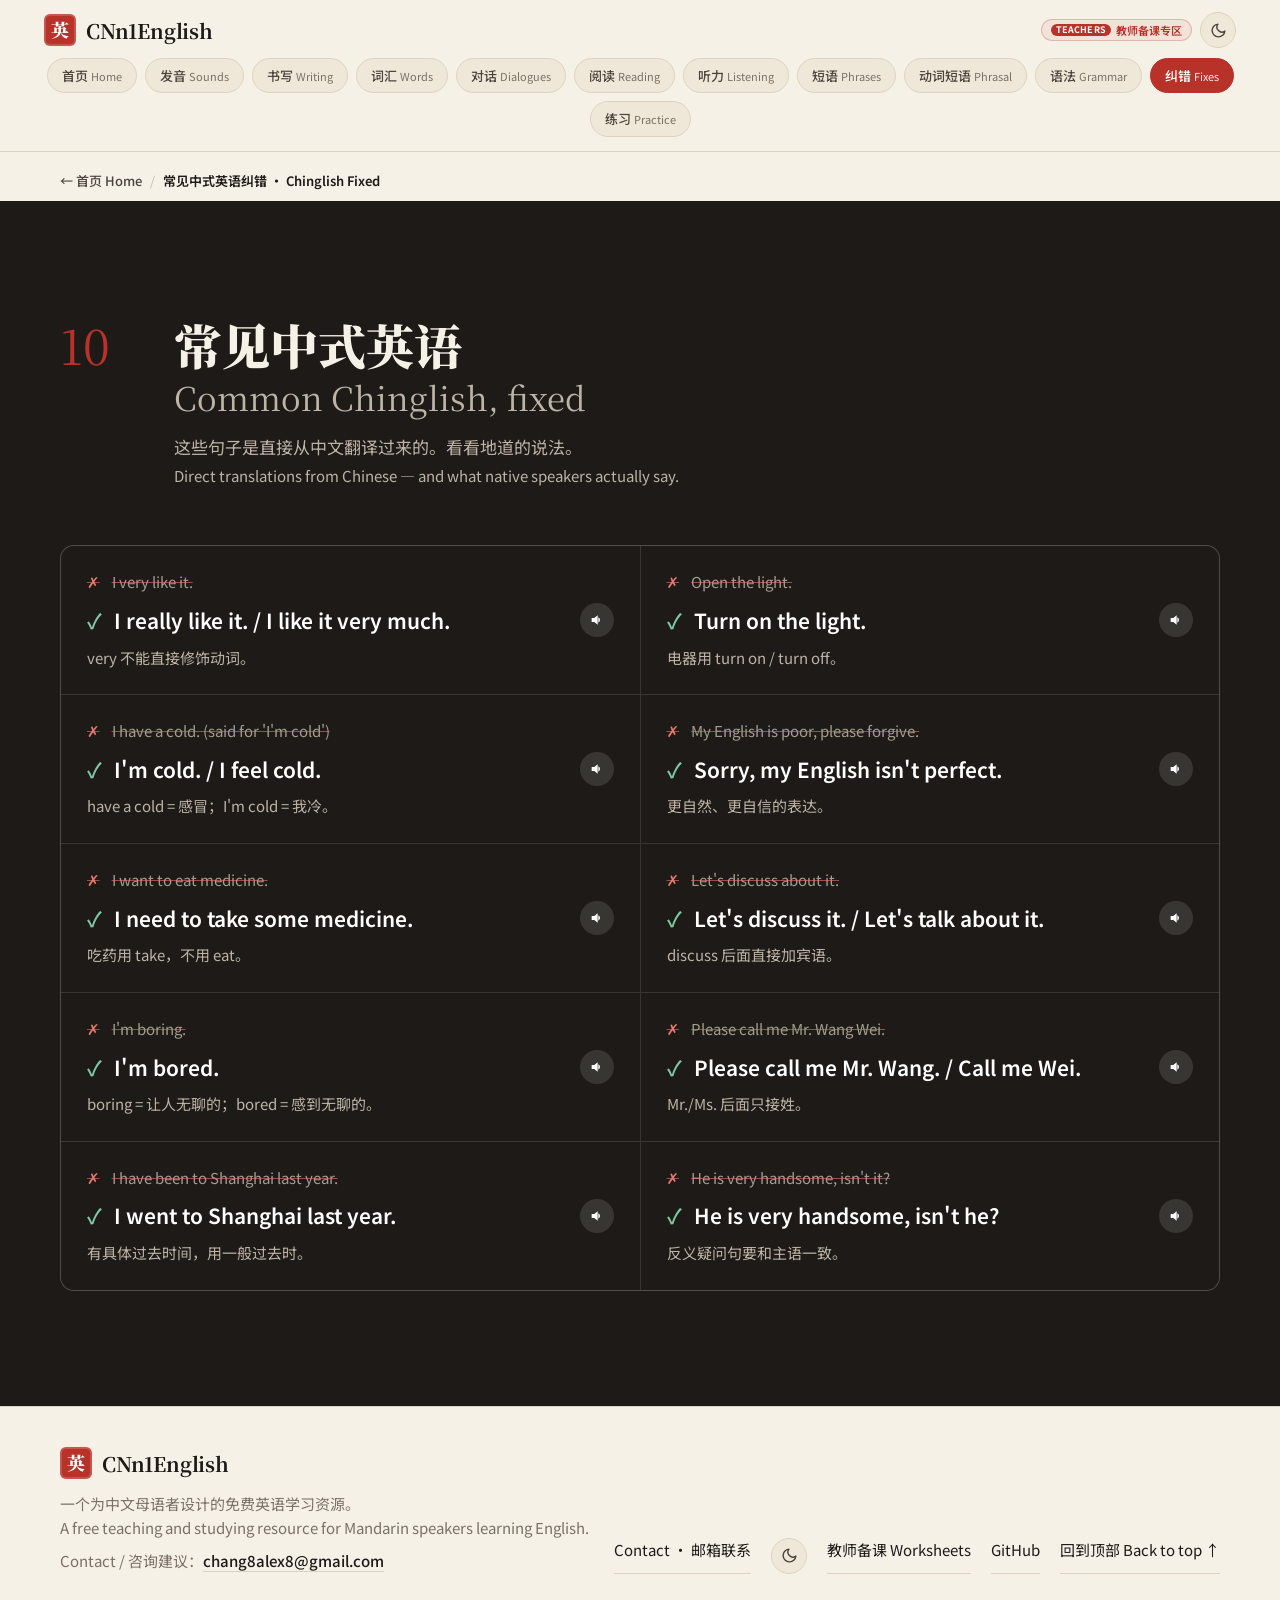
<file: mistakes.html>
<!doctype html>
<html lang="zh-Hans">
<head>
  <meta charset="utf-8">
  <meta name="viewport" content="width=device-width, initial-scale=1">
  <title>常见中式英语纠错 · Chinglish Fixed | CNn1English</title>
  <meta name="description" content="A teaching and studying resource for Mandarin speakers to learn English. 为中文母语者设计的英语学习资源。">
  <link rel="icon" href="data:image/svg+xml,%3Csvg xmlns='http://www.w3.org/2000/svg' viewBox='0 0 32 32'%3E%3Crect width='32' height='32' rx='6' fill='%23b8322a'/%3E%3Ctext x='16' y='23' font-size='19' text-anchor='middle' fill='%23fff' font-family='serif'%3E英%3C/text%3E%3C/svg%3E">
  <link rel="preconnect" href="https://fonts.googleapis.com">
  <link rel="preconnect" href="https://fonts.gstatic.com" crossorigin>
  <link href="https://api.fontshare.com/v2/css?f[]=zodiak@400,700&f[]=general-sans@400,500,600&display=swap" rel="stylesheet">
  <link href="https://fonts.googleapis.com/css2?family=Caveat:wght@600;700&family=Dancing+Script:wght@600;700&family=Edu+SA+Beginner:wght@500;700&family=Noto+Sans+SC:wght@400;500;700&family=Noto+Serif+SC:wght@600;900&display=swap" rel="stylesheet">
  <link rel="stylesheet" href="assets/style.css">
  <script>
    (function() {
      try {
        var saved = localStorage.getItem("cn1_theme");
        var prefersDark = window.matchMedia && window.matchMedia("(prefers-color-scheme: dark)").matches;
        if (saved === "dark" || (!saved && prefersDark)) {
          document.documentElement.setAttribute("data-theme", "dark");
        } else {
          document.documentElement.setAttribute("data-theme", "light");
        }
      } catch (e) {}
    })();
  </script>
</head>
<body>
  <a class="skip" href="#main">Skip to content · 跳到正文</a>
  <header class="site-header" id="top">
    <div class="header-top">
      <a class="brand" href="index.html" aria-label="CNn1English home">
        <span class="seal" aria-hidden="true">英</span>
        <span class="brand-name">CNn1English</span>
      </a>
      <div class="header-actions">
        <a href="teachers.html" class="nav-btn-teachers" title="Worksheet Generator for Teachers">
          <span class="badge-tag">Teachers</span> 教师备课专区
        </a>
        <button type="button" class="theme-toggle" id="theme-toggle" aria-label="Toggle dark mode" title="Toggle dark/light mode">
          <svg class="theme-icon-sun" viewBox="0 0 24 24" aria-hidden="true">
            <circle cx="12" cy="12" r="5"></circle>
            <path d="M12 1v2M12 21v2M4.22 4.22l1.42 1.42M18.36 18.36l1.42 1.42M1 12h2M21 12h2M4.22 19.78l1.42-1.42M18.36 5.64l1.42-1.42"></path>
          </svg>
          <svg class="theme-icon-moon" viewBox="0 0 24 24" aria-hidden="true">
            <path d="M21 12.79A9 9 0 1 1 11.21 3 7 7 0 0 0 21 12.79z"></path>
          </svg>
        </button>
      </div>
    </div>
    <nav class="nav" aria-label="Main">
      <a href="index.html">首页 <span>Home</span></a>
      <a href="sounds.html">发音 <span>Sounds</span></a>
      <a href="writing.html">书写 <span>Writing</span></a>
      <a href="vocab.html">词汇 <span>Words</span></a>
      <a href="dialogues.html">对话 <span>Dialogues</span></a>
      <a href="reading.html">阅读 <span>Reading</span></a>
      <a href="listening.html">听力 <span>Listening</span></a>
      <a href="phrases.html">短语 <span>Phrases</span></a>
      <a href="phrasal-verbs.html">动词短语 <span>Phrasal</span></a>
      <a href="grammar.html">语法 <span>Grammar</span></a>
      <a href="mistakes.html" class="active">纠错 <span>Fixes</span></a>
      <a href="practice.html">练习 <span>Practice</span></a>
    </nav>
  </header>
  <main id="main">
    <div class="page-breadcrumb wrap">
      <a href="index.html">← 首页 Home</a> <span class="sep">/</span> <span class="cur-page">常见中式英语纠错 · Chinglish Fixed</span>
    </div>
<!-- MISTAKES -->
    <section class="section section-ink" id="mistakes">
      <div class="wrap">
        <header class="section-head">
          <p class="section-num">10</p>
          <div>
            <h2>常见中式英语 <span class="h-en">Common Chinglish, fixed</span></h2>
            <p class="section-intro">这些句子是直接从中文翻译过来的。看看地道的说法。<br><span class="en-note">Direct translations from Chinese — and what native speakers actually say.</span></p>
          </div>
        </header>
        <div class="fixes" id="fix-list"></div>
      </div>
    </section>
  </main>
  <footer class="site-footer">
    <div class="wrap footer-inner">
      <div>
        <p class="brand"><span class="seal" aria-hidden="true">英</span><span class="brand-name">CNn1English</span></p>
        <p class="foot-note">一个为中文母语者设计的免费英语学习资源。<br>A free teaching and studying resource for Mandarin speakers learning English.</p>
        <p class="foot-contact">Contact / 咨询建议：<a href="mailto:chang8alex8@gmail.com">chang8alex8@gmail.com</a></p>
      </div>
      <p class="foot-links">
        <a href="mailto:chang8alex8@gmail.com">Contact · 邮箱联系</a>
        <button type="button" class="theme-toggle" id="footer-theme-toggle" aria-label="Toggle dark mode">
          <svg class="theme-icon-sun" viewBox="0 0 24 24" aria-hidden="true"><circle cx="12" cy="12" r="5"></circle><path d="M12 1v2M12 21v2M4.22 4.22l1.42 1.42M18.36 18.36l1.42 1.42M1 12h2M21 12h2M4.22 19.78l1.42-1.42M18.36 5.64l1.42-1.42"></path></svg>
          <svg class="theme-icon-moon" viewBox="0 0 24 24" aria-hidden="true"><path d="M21 12.79A9 9 0 1 1 11.21 3 7 7 0 0 0 21 12.79z"></path></svg>
          <span class="theme-toggle-text">Dark</span>
        </button>
        <a href="teachers.html">教师备课 Worksheets</a>
        <a href="https://github.com/chanAle-lab/CNn1English.github.io-">GitHub</a>
        <a href="#top">回到顶部 Back to top ↑</a>
      </p>
    </div>
  </footer>

  <script src="assets/data.js"></script>
  <script src="assets/vocab-a1.js"></script>
  <script src="assets/vocab-a2.js"></script>
  <script src="assets/lessons.js"></script>
  <script src="assets/writing.js"></script>
  <script src="assets/app.js"></script>
</body>
</html>
</file>
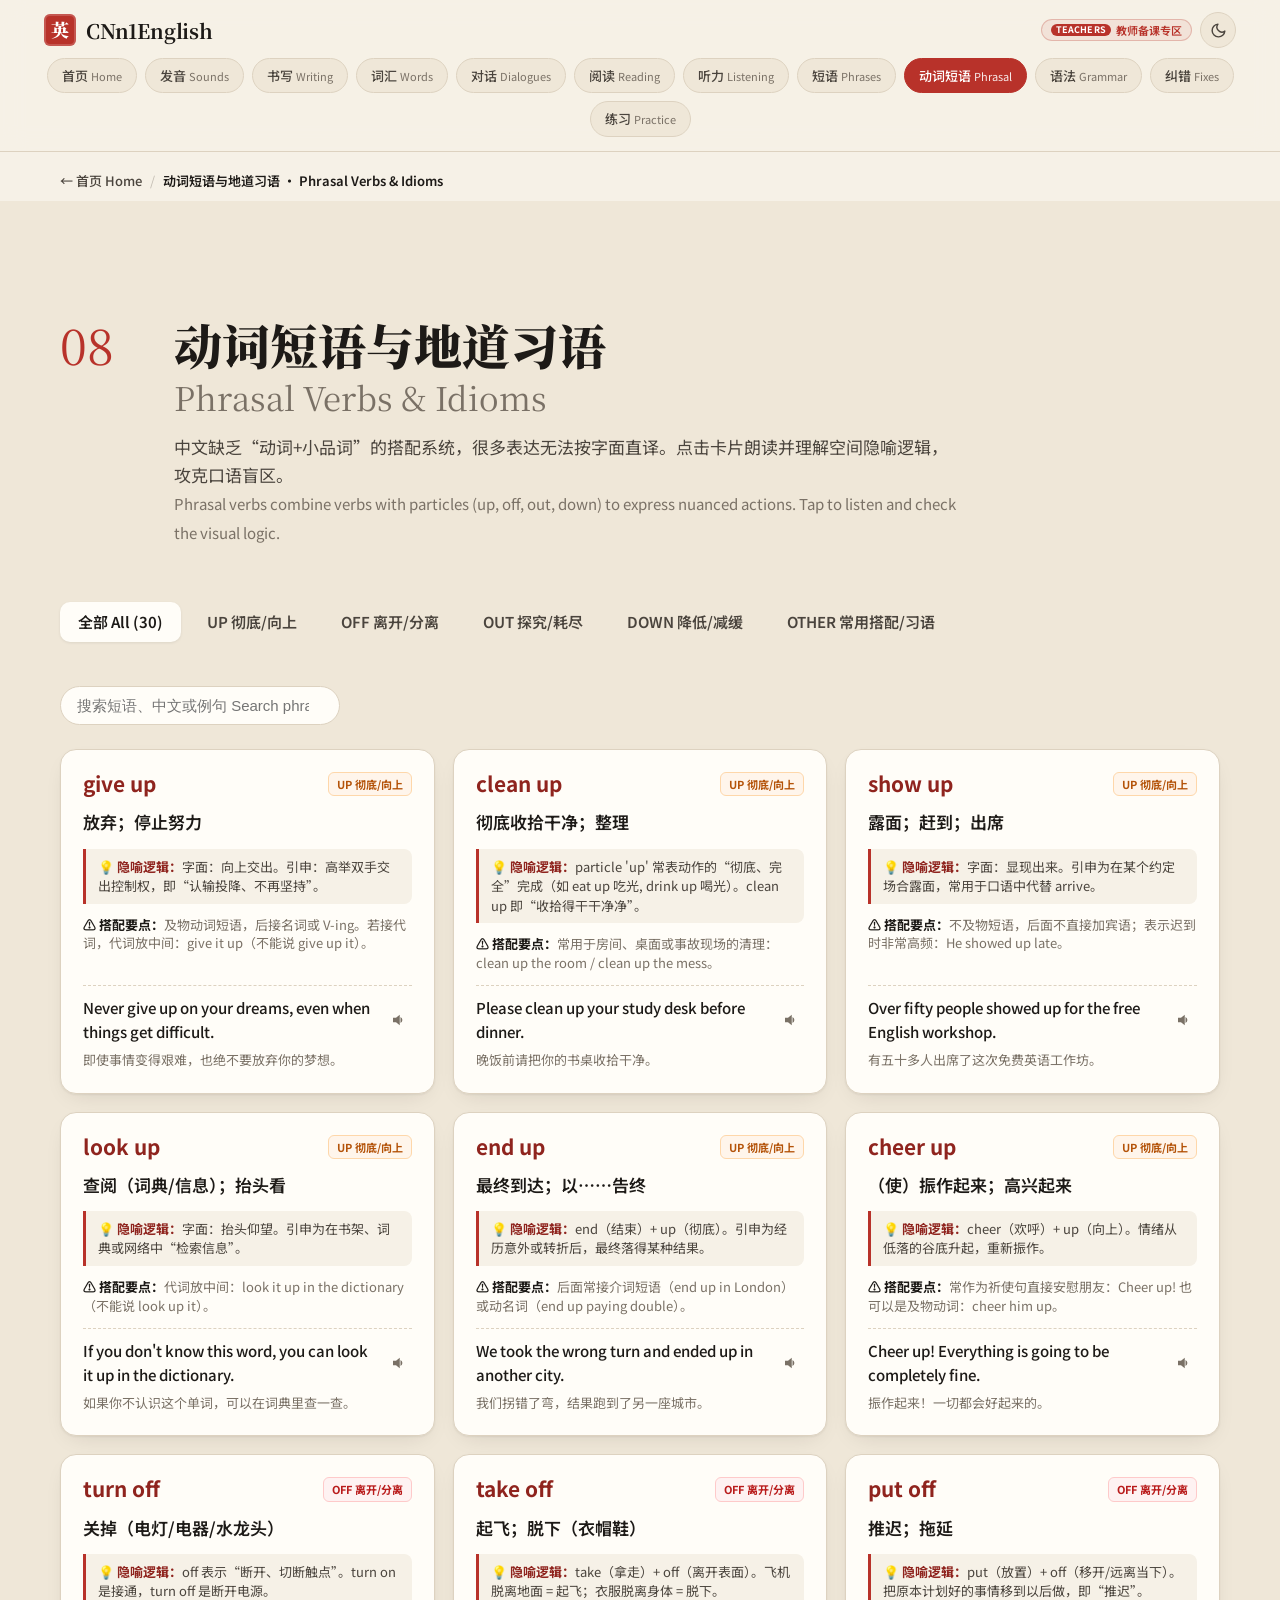
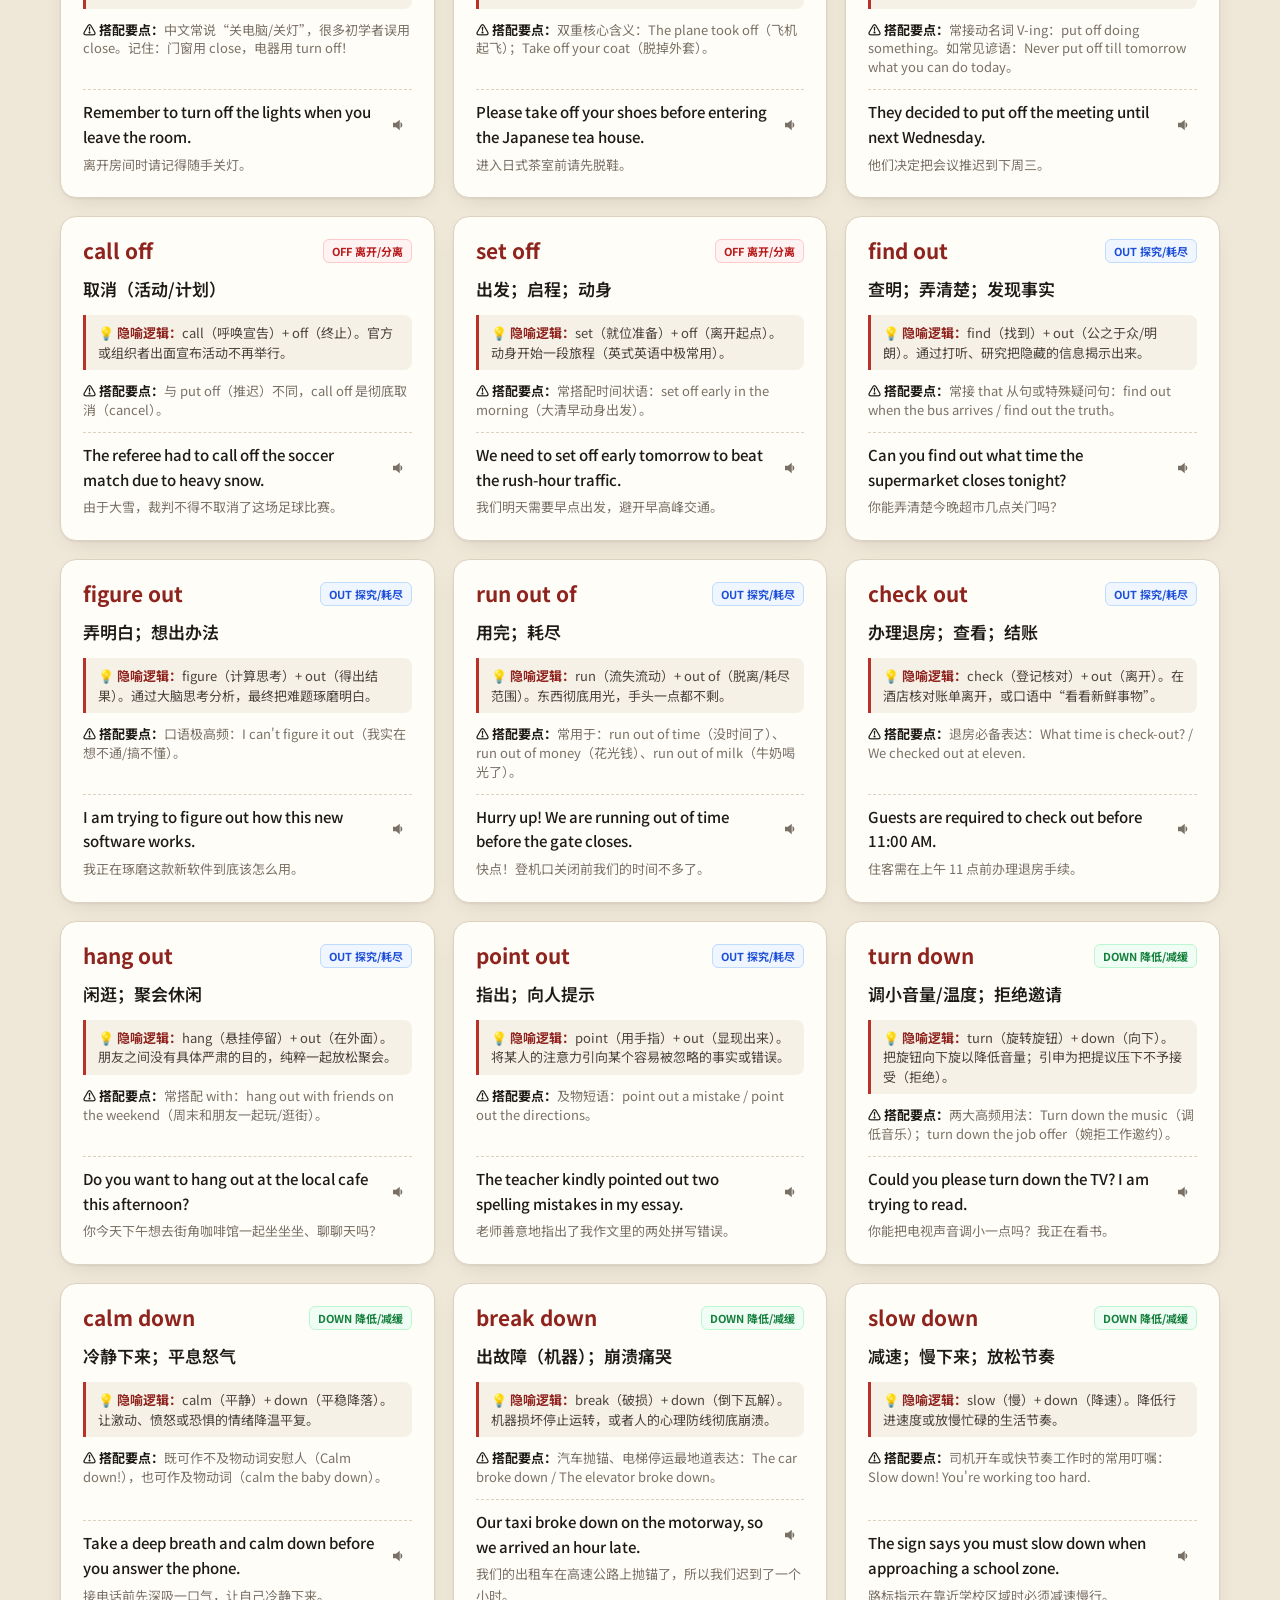
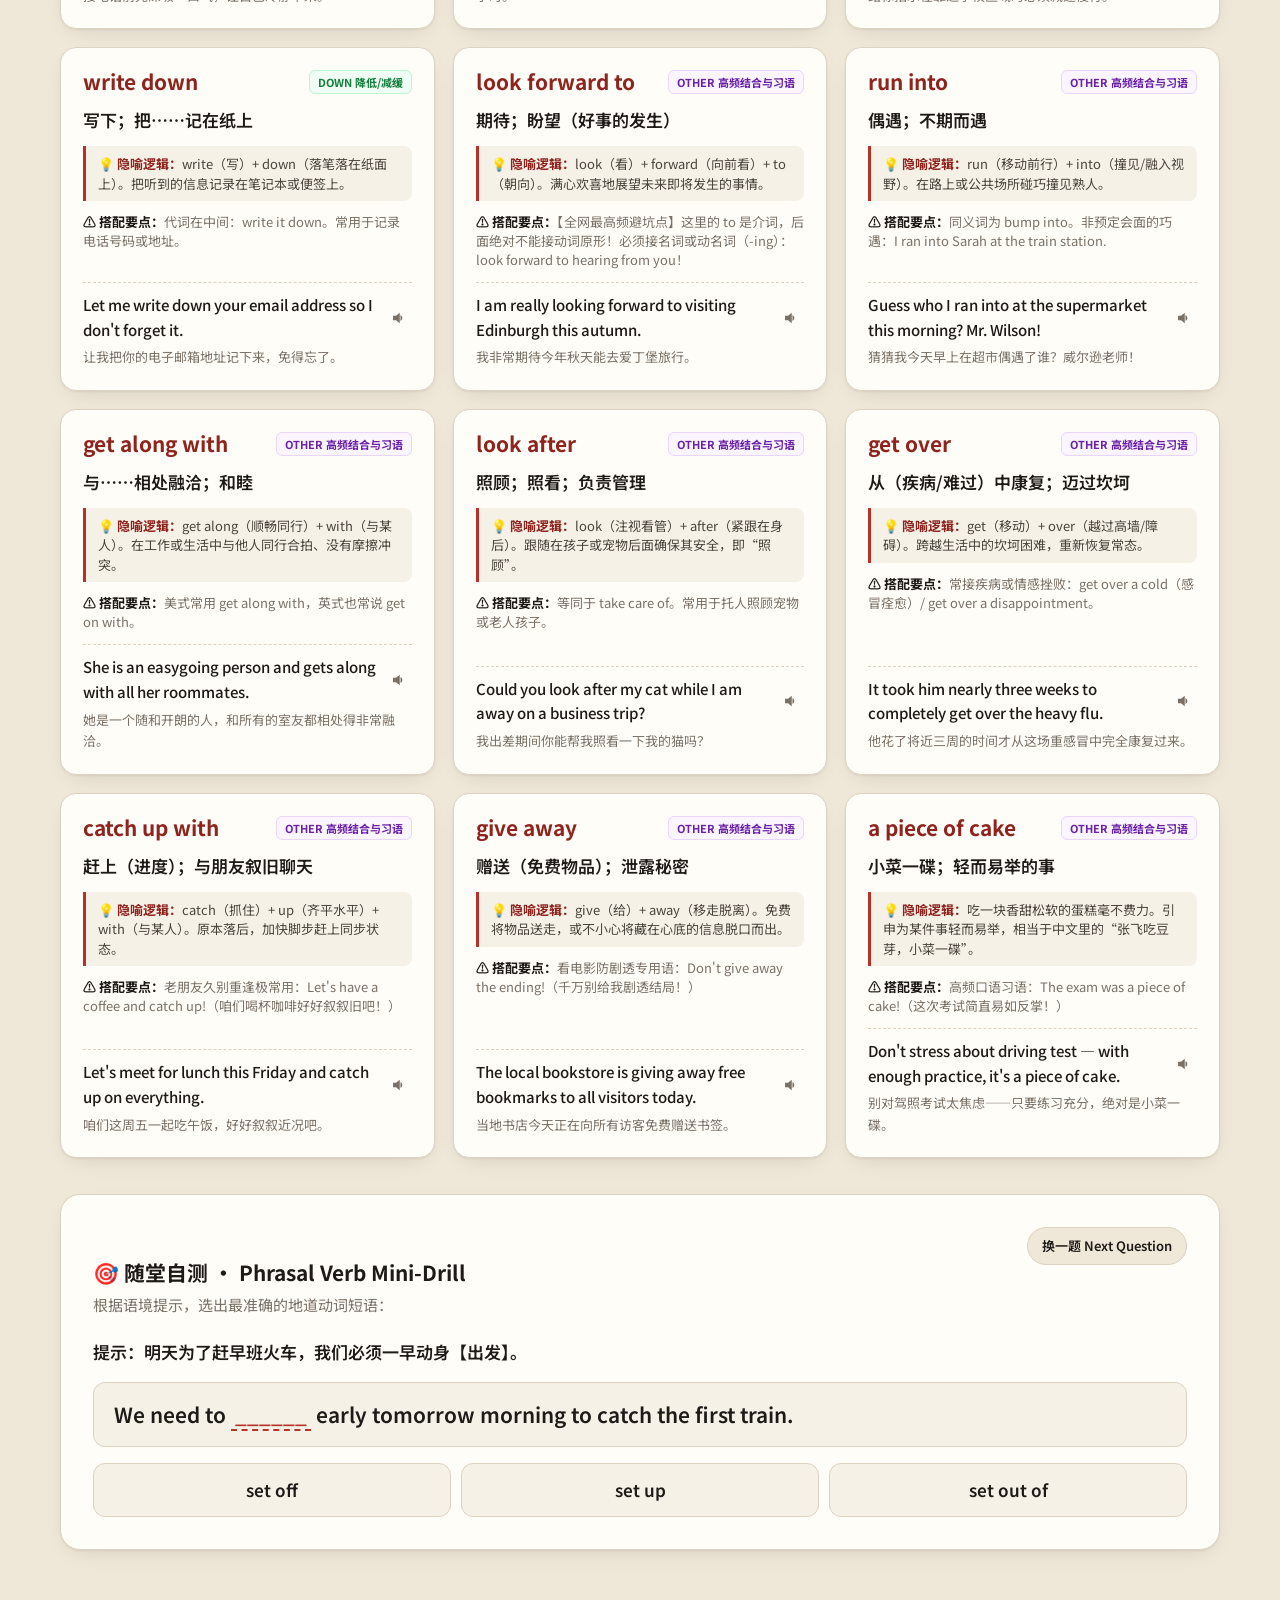
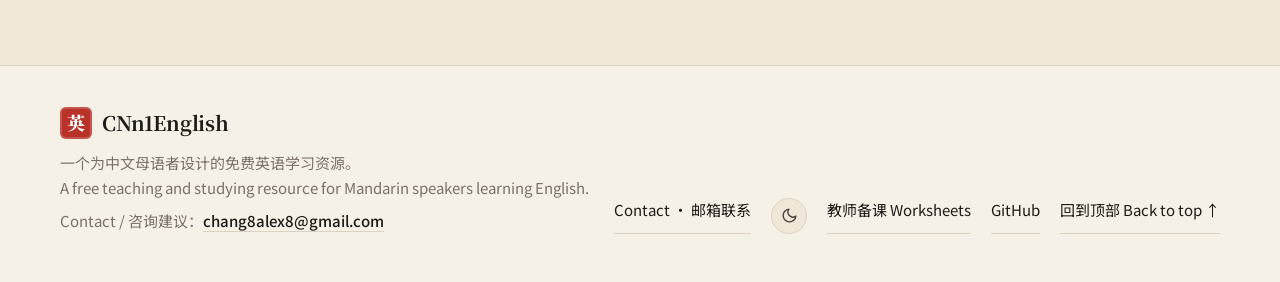
<file: phrasal-verbs.html>
<!doctype html>
<html lang="zh-Hans">
<head>
  <meta charset="utf-8">
  <meta name="viewport" content="width=device-width, initial-scale=1">
  <title>动词短语与地道习语 · Phrasal Verbs & Idioms | CNn1English</title>
  <meta name="description" content="A teaching and studying resource for Mandarin speakers to learn English. 为中文母语者设计的英语学习资源。">
  <link rel="icon" href="data:image/svg+xml,%3Csvg xmlns='http://www.w3.org/2000/svg' viewBox='0 0 32 32'%3E%3Crect width='32' height='32' rx='6' fill='%23b8322a'/%3E%3Ctext x='16' y='23' font-size='19' text-anchor='middle' fill='%23fff' font-family='serif'%3E英%3C/text%3E%3C/svg%3E">
  <link rel="preconnect" href="https://fonts.googleapis.com">
  <link rel="preconnect" href="https://fonts.gstatic.com" crossorigin>
  <link href="https://api.fontshare.com/v2/css?f[]=zodiak@400,700&f[]=general-sans@400,500,600&display=swap" rel="stylesheet">
  <link href="https://fonts.googleapis.com/css2?family=Caveat:wght@600;700&family=Dancing+Script:wght@600;700&family=Edu+SA+Beginner:wght@500;700&family=Noto+Sans+SC:wght@400;500;700&family=Noto+Serif+SC:wght@600;900&display=swap" rel="stylesheet">
  <link rel="stylesheet" href="assets/style.css">
  <script>
    (function() {
      try {
        var saved = localStorage.getItem("cn1_theme");
        var prefersDark = window.matchMedia && window.matchMedia("(prefers-color-scheme: dark)").matches;
        if (saved === "dark" || (!saved && prefersDark)) {
          document.documentElement.setAttribute("data-theme", "dark");
        } else {
          document.documentElement.setAttribute("data-theme", "light");
        }
      } catch (e) {}
    })();
  </script>
</head>
<body>
  <a class="skip" href="#main">Skip to content · 跳到正文</a>
  <header class="site-header" id="top">
    <div class="header-top">
      <a class="brand" href="index.html" aria-label="CNn1English home">
        <span class="seal" aria-hidden="true">英</span>
        <span class="brand-name">CNn1English</span>
      </a>
      <div class="header-actions">
        <a href="teachers.html" class="nav-btn-teachers" title="Worksheet Generator for Teachers">
          <span class="badge-tag">Teachers</span> 教师备课专区
        </a>
        <button type="button" class="theme-toggle" id="theme-toggle" aria-label="Toggle dark mode" title="Toggle dark/light mode">
          <svg class="theme-icon-sun" viewBox="0 0 24 24" aria-hidden="true">
            <circle cx="12" cy="12" r="5"></circle>
            <path d="M12 1v2M12 21v2M4.22 4.22l1.42 1.42M18.36 18.36l1.42 1.42M1 12h2M21 12h2M4.22 19.78l1.42-1.42M18.36 5.64l1.42-1.42"></path>
          </svg>
          <svg class="theme-icon-moon" viewBox="0 0 24 24" aria-hidden="true">
            <path d="M21 12.79A9 9 0 1 1 11.21 3 7 7 0 0 0 21 12.79z"></path>
          </svg>
        </button>
      </div>
    </div>
    <nav class="nav" aria-label="Main">
      <a href="index.html">首页 <span>Home</span></a>
      <a href="sounds.html">发音 <span>Sounds</span></a>
      <a href="writing.html">书写 <span>Writing</span></a>
      <a href="vocab.html">词汇 <span>Words</span></a>
      <a href="dialogues.html">对话 <span>Dialogues</span></a>
      <a href="reading.html">阅读 <span>Reading</span></a>
      <a href="listening.html">听力 <span>Listening</span></a>
      <a href="phrases.html">短语 <span>Phrases</span></a>
      <a href="phrasal-verbs.html" class="active">动词短语 <span>Phrasal</span></a>
      <a href="grammar.html">语法 <span>Grammar</span></a>
      <a href="mistakes.html">纠错 <span>Fixes</span></a>
      <a href="practice.html">练习 <span>Practice</span></a>
    </nav>
  </header>
  <main id="main">
    <div class="page-breadcrumb wrap">
      <a href="index.html">← 首页 Home</a> <span class="sep">/</span> <span class="cur-page">动词短语与地道习语 · Phrasal Verbs & Idioms</span>
    </div>
<!-- PHRASAL VERBS & IDIOMS -->
    <section class="section section-alt" id="phrasal-verbs">
      <div class="wrap">
        <header class="section-head">
          <p class="section-num">08</p>
          <div>
            <h2>动词短语与地道习语 <span class="h-en">Phrasal Verbs &amp; Idioms</span></h2>
            <p class="section-intro">中文缺乏“动词+小品词”的搭配系统，很多表达无法按字面直译。点击卡片朗读并理解空间隐喻逻辑，攻克口语盲区。<br><span class="en-note">Phrasal verbs combine verbs with particles (up, off, out, down) to express nuanced actions. Tap to listen and check the visual logic.</span></p>
          </div>
        </header>

        <div class="phv-module">
          <div class="phv-controls">
            <div class="tabs" role="tablist" id="phv-tabs"></div>
            <div class="phv-search-box">
              <input type="search" id="phv-search" placeholder="搜索短语、中文或例句 Search phrases..." aria-label="Search phrasal verbs">
            </div>
          </div>

          <div class="phv-grid" id="phv-grid"></div>

          <!-- Quick Drill -->
          <div class="phv-drill-box">
            <div class="phv-drill-header">
              <div>
                <h4>🎯 随堂自测 · Phrasal Verb Mini-Drill</h4>
                <p class="phv-drill-sub">根据语境提示，选出最准确的地道动词短语：</p>
              </div>
              <button type="button" class="btn btn-sm btn-ghost" id="phv-drill-next">换一题 Next Question</button>
            </div>
            <div class="phv-drill-body" id="phv-drill-body"></div>
          </div>
        </div>
      </div>
    </section>
  </main>
  <footer class="site-footer">
    <div class="wrap footer-inner">
      <div>
        <p class="brand"><span class="seal" aria-hidden="true">英</span><span class="brand-name">CNn1English</span></p>
        <p class="foot-note">一个为中文母语者设计的免费英语学习资源。<br>A free teaching and studying resource for Mandarin speakers learning English.</p>
        <p class="foot-contact">Contact / 咨询建议：<a href="mailto:chang8alex8@gmail.com">chang8alex8@gmail.com</a></p>
      </div>
      <p class="foot-links">
        <a href="mailto:chang8alex8@gmail.com">Contact · 邮箱联系</a>
        <button type="button" class="theme-toggle" id="footer-theme-toggle" aria-label="Toggle dark mode">
          <svg class="theme-icon-sun" viewBox="0 0 24 24" aria-hidden="true"><circle cx="12" cy="12" r="5"></circle><path d="M12 1v2M12 21v2M4.22 4.22l1.42 1.42M18.36 18.36l1.42 1.42M1 12h2M21 12h2M4.22 19.78l1.42-1.42M18.36 5.64l1.42-1.42"></path></svg>
          <svg class="theme-icon-moon" viewBox="0 0 24 24" aria-hidden="true"><path d="M21 12.79A9 9 0 1 1 11.21 3 7 7 0 0 0 21 12.79z"></path></svg>
          <span class="theme-toggle-text">Dark</span>
        </button>
        <a href="teachers.html">教师备课 Worksheets</a>
        <a href="https://github.com/chanAle-lab/CNn1English.github.io-">GitHub</a>
        <a href="#top">回到顶部 Back to top ↑</a>
      </p>
    </div>
  </footer>

  <script src="assets/data.js"></script>
  <script src="assets/vocab-a1.js"></script>
  <script src="assets/vocab-a2.js"></script>
  <script src="assets/lessons.js"></script>
  <script src="assets/writing.js"></script>
  <script src="assets/app.js"></script>
</body>
</html>
</file>
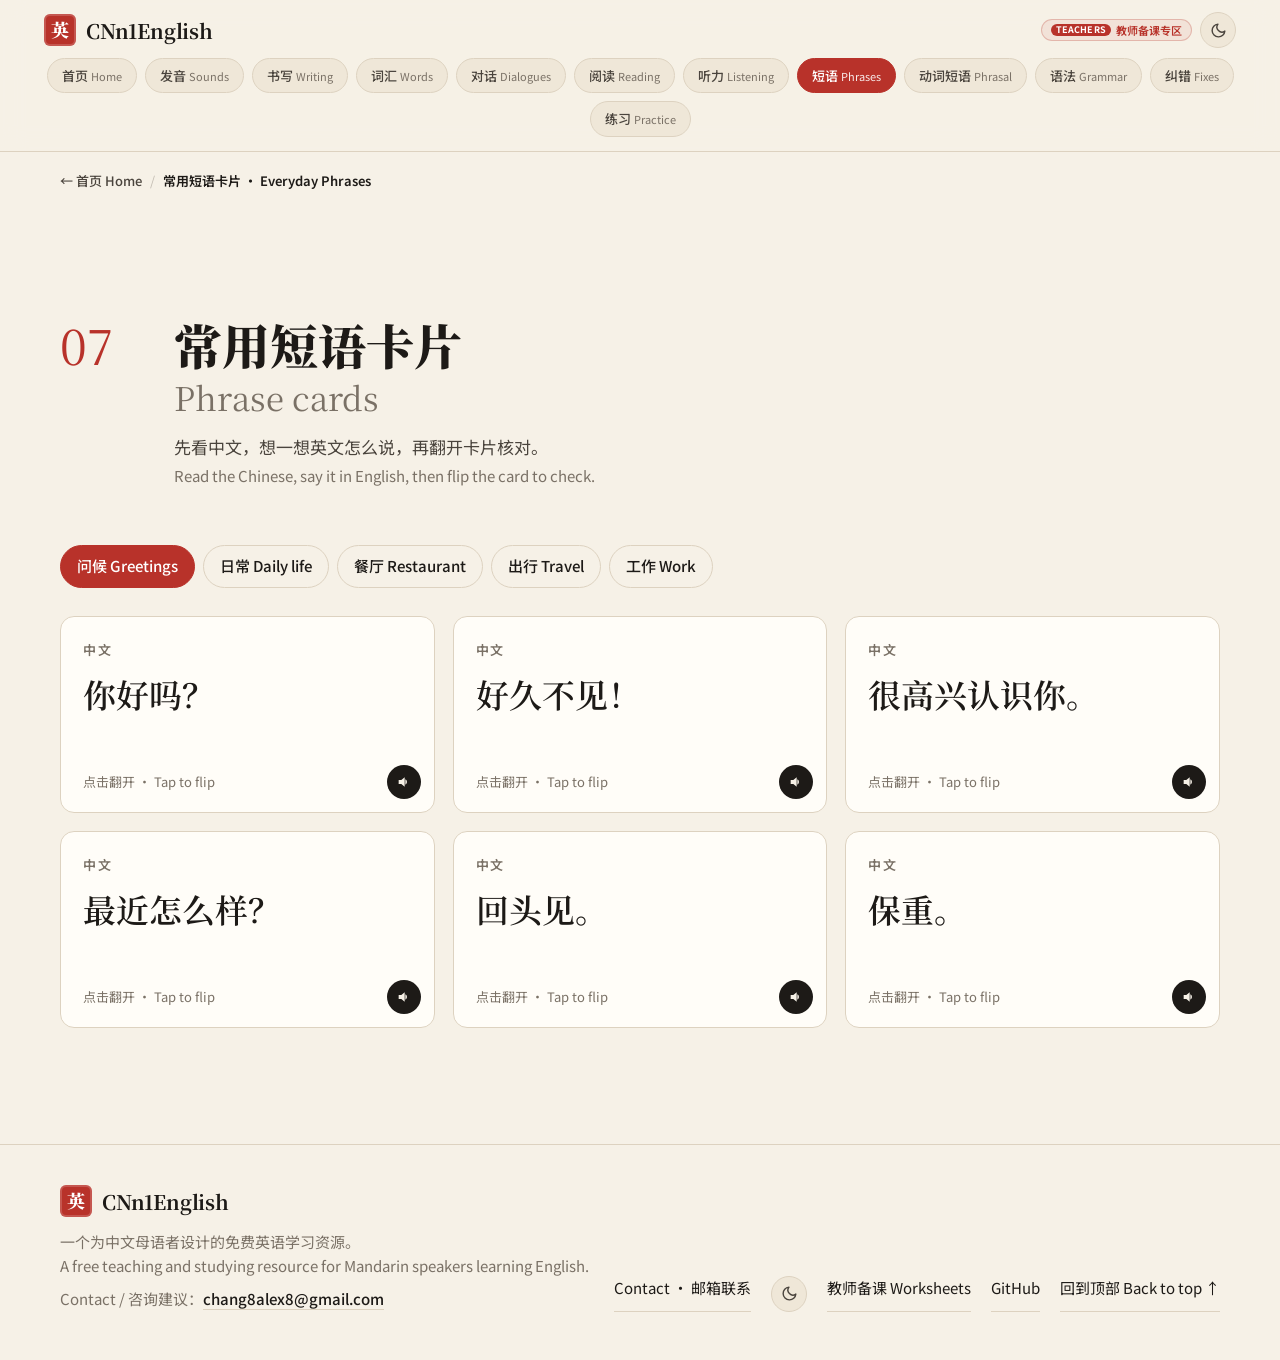
<file: phrases.html>
<!doctype html>
<html lang="zh-Hans">
<head>
  <meta charset="utf-8">
  <meta name="viewport" content="width=device-width, initial-scale=1">
  <title>常用短语卡片 · Everyday Phrases | CNn1English</title>
  <meta name="description" content="A teaching and studying resource for Mandarin speakers to learn English. 为中文母语者设计的英语学习资源。">
  <link rel="icon" href="data:image/svg+xml,%3Csvg xmlns='http://www.w3.org/2000/svg' viewBox='0 0 32 32'%3E%3Crect width='32' height='32' rx='6' fill='%23b8322a'/%3E%3Ctext x='16' y='23' font-size='19' text-anchor='middle' fill='%23fff' font-family='serif'%3E英%3C/text%3E%3C/svg%3E">
  <link rel="preconnect" href="https://fonts.googleapis.com">
  <link rel="preconnect" href="https://fonts.gstatic.com" crossorigin>
  <link href="https://api.fontshare.com/v2/css?f[]=zodiak@400,700&f[]=general-sans@400,500,600&display=swap" rel="stylesheet">
  <link href="https://fonts.googleapis.com/css2?family=Caveat:wght@600;700&family=Dancing+Script:wght@600;700&family=Edu+SA+Beginner:wght@500;700&family=Noto+Sans+SC:wght@400;500;700&family=Noto+Serif+SC:wght@600;900&display=swap" rel="stylesheet">
  <link rel="stylesheet" href="assets/style.css">
  <script>
    (function() {
      try {
        var saved = localStorage.getItem("cn1_theme");
        var prefersDark = window.matchMedia && window.matchMedia("(prefers-color-scheme: dark)").matches;
        if (saved === "dark" || (!saved && prefersDark)) {
          document.documentElement.setAttribute("data-theme", "dark");
        } else {
          document.documentElement.setAttribute("data-theme", "light");
        }
      } catch (e) {}
    })();
  </script>
</head>
<body>
  <a class="skip" href="#main">Skip to content · 跳到正文</a>
  <header class="site-header" id="top">
    <div class="header-top">
      <a class="brand" href="index.html" aria-label="CNn1English home">
        <span class="seal" aria-hidden="true">英</span>
        <span class="brand-name">CNn1English</span>
      </a>
      <div class="header-actions">
        <a href="teachers.html" class="nav-btn-teachers" title="Worksheet Generator for Teachers">
          <span class="badge-tag">Teachers</span> 教师备课专区
        </a>
        <button type="button" class="theme-toggle" id="theme-toggle" aria-label="Toggle dark mode" title="Toggle dark/light mode">
          <svg class="theme-icon-sun" viewBox="0 0 24 24" aria-hidden="true">
            <circle cx="12" cy="12" r="5"></circle>
            <path d="M12 1v2M12 21v2M4.22 4.22l1.42 1.42M18.36 18.36l1.42 1.42M1 12h2M21 12h2M4.22 19.78l1.42-1.42M18.36 5.64l1.42-1.42"></path>
          </svg>
          <svg class="theme-icon-moon" viewBox="0 0 24 24" aria-hidden="true">
            <path d="M21 12.79A9 9 0 1 1 11.21 3 7 7 0 0 0 21 12.79z"></path>
          </svg>
        </button>
      </div>
    </div>
    <nav class="nav" aria-label="Main">
      <a href="index.html">首页 <span>Home</span></a>
      <a href="sounds.html">发音 <span>Sounds</span></a>
      <a href="writing.html">书写 <span>Writing</span></a>
      <a href="vocab.html">词汇 <span>Words</span></a>
      <a href="dialogues.html">对话 <span>Dialogues</span></a>
      <a href="reading.html">阅读 <span>Reading</span></a>
      <a href="listening.html">听力 <span>Listening</span></a>
      <a href="phrases.html" class="active">短语 <span>Phrases</span></a>
      <a href="phrasal-verbs.html">动词短语 <span>Phrasal</span></a>
      <a href="grammar.html">语法 <span>Grammar</span></a>
      <a href="mistakes.html">纠错 <span>Fixes</span></a>
      <a href="practice.html">练习 <span>Practice</span></a>
    </nav>
  </header>
  <main id="main">
    <div class="page-breadcrumb wrap">
      <a href="index.html">← 首页 Home</a> <span class="sep">/</span> <span class="cur-page">常用短语卡片 · Everyday Phrases</span>
    </div>
<!-- PHRASES -->
    <section class="section" id="phrases">
      <div class="wrap">
        <header class="section-head">
          <p class="section-num">07</p>
          <div>
            <h2>常用短语卡片 <span class="h-en">Phrase cards</span></h2>
            <p class="section-intro">先看中文，想一想英文怎么说，再翻开卡片核对。<br><span class="en-note">Read the Chinese, say it in English, then flip the card to check.</span></p>
          </div>
        </header>
        <div class="tabs" role="tablist" id="phrase-tabs"></div>
        <div class="cards" id="phrase-cards" aria-live="polite"></div>
      </div>
    </section>
  </main>
  <footer class="site-footer">
    <div class="wrap footer-inner">
      <div>
        <p class="brand"><span class="seal" aria-hidden="true">英</span><span class="brand-name">CNn1English</span></p>
        <p class="foot-note">一个为中文母语者设计的免费英语学习资源。<br>A free teaching and studying resource for Mandarin speakers learning English.</p>
        <p class="foot-contact">Contact / 咨询建议：<a href="mailto:chang8alex8@gmail.com">chang8alex8@gmail.com</a></p>
      </div>
      <p class="foot-links">
        <a href="mailto:chang8alex8@gmail.com">Contact · 邮箱联系</a>
        <button type="button" class="theme-toggle" id="footer-theme-toggle" aria-label="Toggle dark mode">
          <svg class="theme-icon-sun" viewBox="0 0 24 24" aria-hidden="true"><circle cx="12" cy="12" r="5"></circle><path d="M12 1v2M12 21v2M4.22 4.22l1.42 1.42M18.36 18.36l1.42 1.42M1 12h2M21 12h2M4.22 19.78l1.42-1.42M18.36 5.64l1.42-1.42"></path></svg>
          <svg class="theme-icon-moon" viewBox="0 0 24 24" aria-hidden="true"><path d="M21 12.79A9 9 0 1 1 11.21 3 7 7 0 0 0 21 12.79z"></path></svg>
          <span class="theme-toggle-text">Dark</span>
        </button>
        <a href="teachers.html">教师备课 Worksheets</a>
        <a href="https://github.com/chanAle-lab/CNn1English.github.io-">GitHub</a>
        <a href="#top">回到顶部 Back to top ↑</a>
      </p>
    </div>
  </footer>

  <script src="assets/data.js"></script>
  <script src="assets/vocab-a1.js"></script>
  <script src="assets/vocab-a2.js"></script>
  <script src="assets/lessons.js"></script>
  <script src="assets/writing.js"></script>
  <script src="assets/app.js"></script>
</body>
</html>
</file>
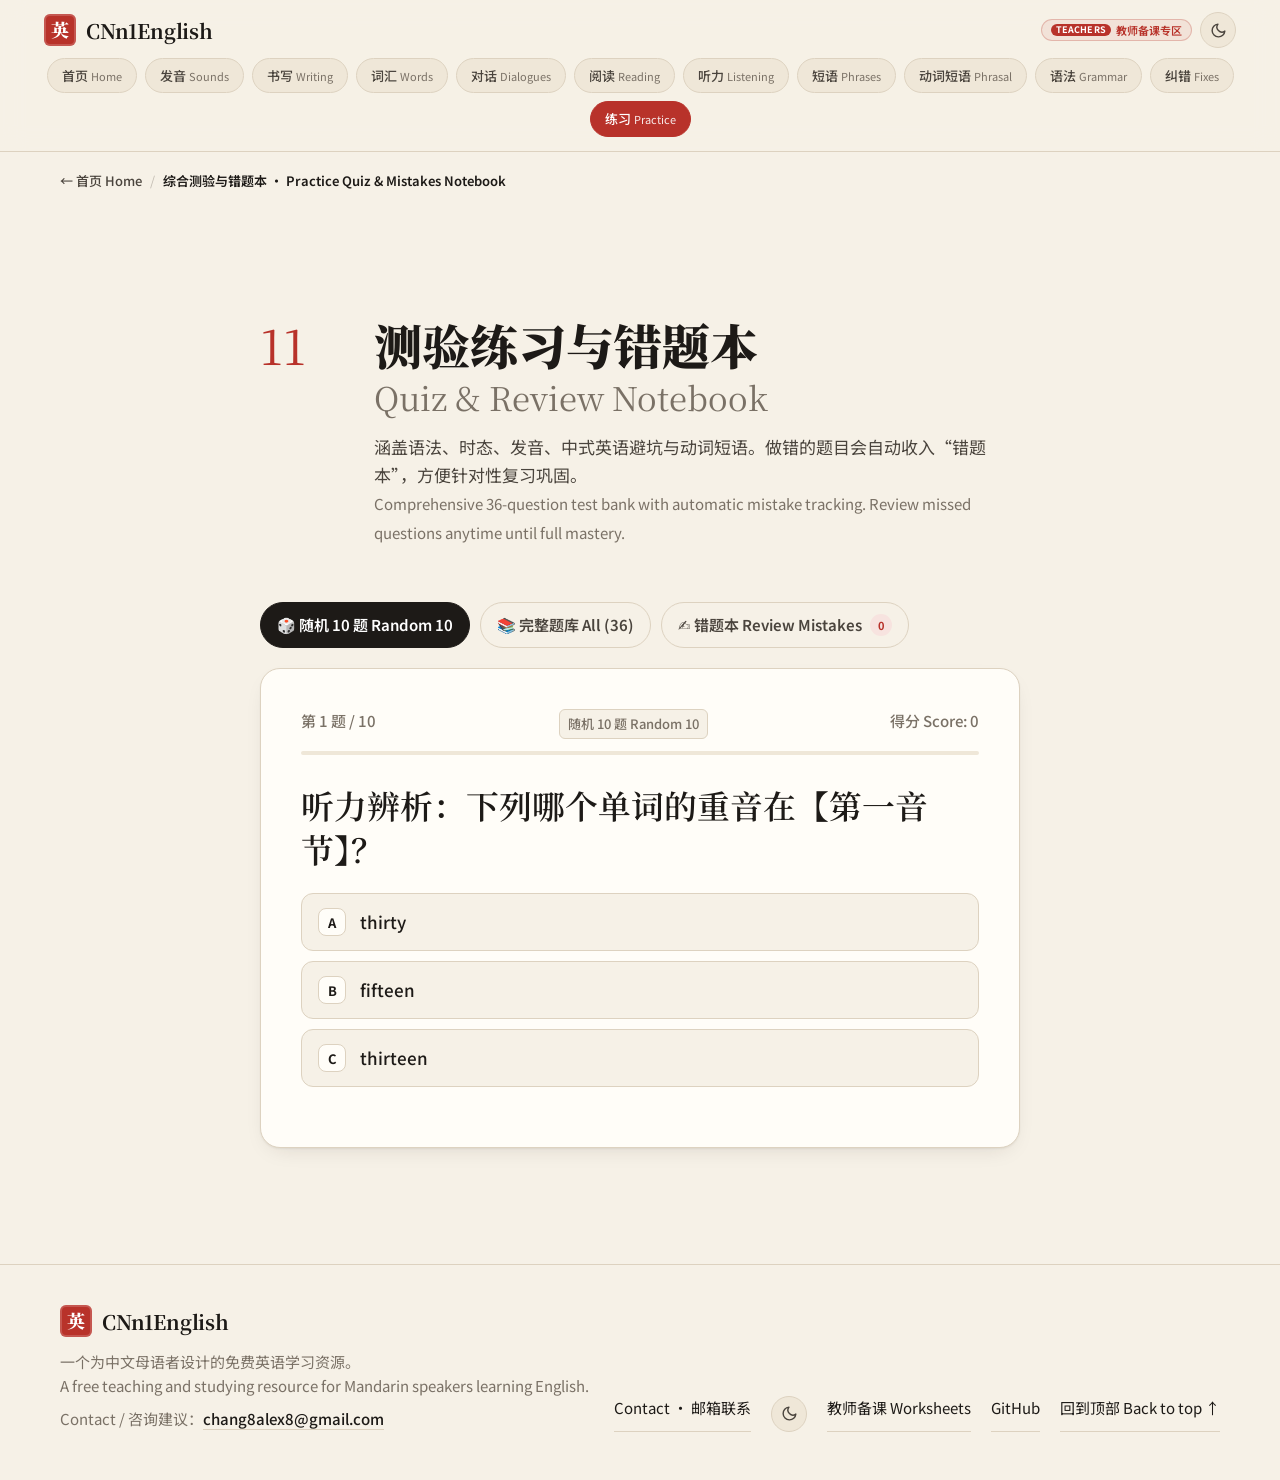
<file: practice.html>
<!doctype html>
<html lang="zh-Hans">
<head>
  <meta charset="utf-8">
  <meta name="viewport" content="width=device-width, initial-scale=1">
  <title>综合测验与错题本 · Practice Quiz & Mistakes Notebook | CNn1English</title>
  <meta name="description" content="A teaching and studying resource for Mandarin speakers to learn English. 为中文母语者设计的英语学习资源。">
  <link rel="icon" href="data:image/svg+xml,%3Csvg xmlns='http://www.w3.org/2000/svg' viewBox='0 0 32 32'%3E%3Crect width='32' height='32' rx='6' fill='%23b8322a'/%3E%3Ctext x='16' y='23' font-size='19' text-anchor='middle' fill='%23fff' font-family='serif'%3E英%3C/text%3E%3C/svg%3E">
  <link rel="preconnect" href="https://fonts.googleapis.com">
  <link rel="preconnect" href="https://fonts.gstatic.com" crossorigin>
  <link href="https://api.fontshare.com/v2/css?f[]=zodiak@400,700&f[]=general-sans@400,500,600&display=swap" rel="stylesheet">
  <link href="https://fonts.googleapis.com/css2?family=Caveat:wght@600;700&family=Dancing+Script:wght@600;700&family=Edu+SA+Beginner:wght@500;700&family=Noto+Sans+SC:wght@400;500;700&family=Noto+Serif+SC:wght@600;900&display=swap" rel="stylesheet">
  <link rel="stylesheet" href="assets/style.css">
  <script>
    (function() {
      try {
        var saved = localStorage.getItem("cn1_theme");
        var prefersDark = window.matchMedia && window.matchMedia("(prefers-color-scheme: dark)").matches;
        if (saved === "dark" || (!saved && prefersDark)) {
          document.documentElement.setAttribute("data-theme", "dark");
        } else {
          document.documentElement.setAttribute("data-theme", "light");
        }
      } catch (e) {}
    })();
  </script>
</head>
<body>
  <a class="skip" href="#main">Skip to content · 跳到正文</a>
  <header class="site-header" id="top">
    <div class="header-top">
      <a class="brand" href="index.html" aria-label="CNn1English home">
        <span class="seal" aria-hidden="true">英</span>
        <span class="brand-name">CNn1English</span>
      </a>
      <div class="header-actions">
        <a href="teachers.html" class="nav-btn-teachers" title="Worksheet Generator for Teachers">
          <span class="badge-tag">Teachers</span> 教师备课专区
        </a>
        <button type="button" class="theme-toggle" id="theme-toggle" aria-label="Toggle dark mode" title="Toggle dark/light mode">
          <svg class="theme-icon-sun" viewBox="0 0 24 24" aria-hidden="true">
            <circle cx="12" cy="12" r="5"></circle>
            <path d="M12 1v2M12 21v2M4.22 4.22l1.42 1.42M18.36 18.36l1.42 1.42M1 12h2M21 12h2M4.22 19.78l1.42-1.42M18.36 5.64l1.42-1.42"></path>
          </svg>
          <svg class="theme-icon-moon" viewBox="0 0 24 24" aria-hidden="true">
            <path d="M21 12.79A9 9 0 1 1 11.21 3 7 7 0 0 0 21 12.79z"></path>
          </svg>
        </button>
      </div>
    </div>
    <nav class="nav" aria-label="Main">
      <a href="index.html">首页 <span>Home</span></a>
      <a href="sounds.html">发音 <span>Sounds</span></a>
      <a href="writing.html">书写 <span>Writing</span></a>
      <a href="vocab.html">词汇 <span>Words</span></a>
      <a href="dialogues.html">对话 <span>Dialogues</span></a>
      <a href="reading.html">阅读 <span>Reading</span></a>
      <a href="listening.html">听力 <span>Listening</span></a>
      <a href="phrases.html">短语 <span>Phrases</span></a>
      <a href="phrasal-verbs.html">动词短语 <span>Phrasal</span></a>
      <a href="grammar.html">语法 <span>Grammar</span></a>
      <a href="mistakes.html">纠错 <span>Fixes</span></a>
      <a href="practice.html" class="active">练习 <span>Practice</span></a>
    </nav>
  </header>
  <main id="main">
    <div class="page-breadcrumb wrap">
      <a href="index.html">← 首页 Home</a> <span class="sep">/</span> <span class="cur-page">综合测验与错题本 · Practice Quiz & Mistakes Notebook</span>
    </div>
<!-- PRACTICE -->
    <section class="section" id="practice">
      <div class="wrap narrow">
        <header class="section-head">
          <p class="section-num">11</p>
          <div>
            <h2>测验练习与错题本 <span class="h-en">Quiz &amp; Review Notebook</span></h2>
            <p class="section-intro">涵盖语法、时态、发音、中式英语避坑与动词短语。做错的题目会自动收入“错题本”，方便针对性复习巩固。<br><span class="en-note">Comprehensive 36-question test bank with automatic mistake tracking. Review missed questions anytime until full mastery.</span></p>
          </div>
        </header>

        <div class="quiz-mode-bar" role="tablist" aria-label="Quiz modes">
          <button type="button" class="mode-btn active" data-mode="standard">🎲 随机 10 题 Random 10</button>
          <button type="button" class="mode-btn" data-mode="all">📚 完整题库 All (36)</button>
          <button type="button" class="mode-btn" data-mode="mistakes" id="quiz-mistakes-tab">✍️ 错题本 Review Mistakes <span class="count-badge" id="quiz-mistakes-count">0</span></button>
        </div>

        <div class="quiz" id="quiz">
          <div class="quiz-top">
            <span id="quiz-progress">第 1 题 / 10</span>
            <span id="quiz-mode-label" class="quiz-mode-label">随机测试 Random</span>
            <span id="quiz-score">得分 Score: 0</span>
          </div>
          <div class="quiz-bar"><span id="quiz-bar"></span></div>
          <p class="quiz-q" id="quiz-q"></p>
          <div class="quiz-options" id="quiz-options"></div>
          <p class="quiz-explain" id="quiz-explain" hidden></p>
          <div class="quiz-actions">
            <button class="btn btn-primary" id="quiz-next" type="button" hidden>下一题 Next</button>
            <button class="btn btn-ghost btn-sm" id="quiz-remove-mistake" type="button" hidden>已掌握，移出错题本 Remove from Mistakes</button>
          </div>
        </div>
      </div>
    </section>
  </main>
  <footer class="site-footer">
    <div class="wrap footer-inner">
      <div>
        <p class="brand"><span class="seal" aria-hidden="true">英</span><span class="brand-name">CNn1English</span></p>
        <p class="foot-note">一个为中文母语者设计的免费英语学习资源。<br>A free teaching and studying resource for Mandarin speakers learning English.</p>
        <p class="foot-contact">Contact / 咨询建议：<a href="mailto:chang8alex8@gmail.com">chang8alex8@gmail.com</a></p>
      </div>
      <p class="foot-links">
        <a href="mailto:chang8alex8@gmail.com">Contact · 邮箱联系</a>
        <button type="button" class="theme-toggle" id="footer-theme-toggle" aria-label="Toggle dark mode">
          <svg class="theme-icon-sun" viewBox="0 0 24 24" aria-hidden="true"><circle cx="12" cy="12" r="5"></circle><path d="M12 1v2M12 21v2M4.22 4.22l1.42 1.42M18.36 18.36l1.42 1.42M1 12h2M21 12h2M4.22 19.78l1.42-1.42M18.36 5.64l1.42-1.42"></path></svg>
          <svg class="theme-icon-moon" viewBox="0 0 24 24" aria-hidden="true"><path d="M21 12.79A9 9 0 1 1 11.21 3 7 7 0 0 0 21 12.79z"></path></svg>
          <span class="theme-toggle-text">Dark</span>
        </button>
        <a href="teachers.html">教师备课 Worksheets</a>
        <a href="https://github.com/chanAle-lab/CNn1English.github.io-">GitHub</a>
        <a href="#top">回到顶部 Back to top ↑</a>
      </p>
    </div>
  </footer>

  <script src="assets/data.js"></script>
  <script src="assets/vocab-a1.js"></script>
  <script src="assets/vocab-a2.js"></script>
  <script src="assets/lessons.js"></script>
  <script src="assets/writing.js"></script>
  <script src="assets/app.js"></script>
</body>
</html>
</file>
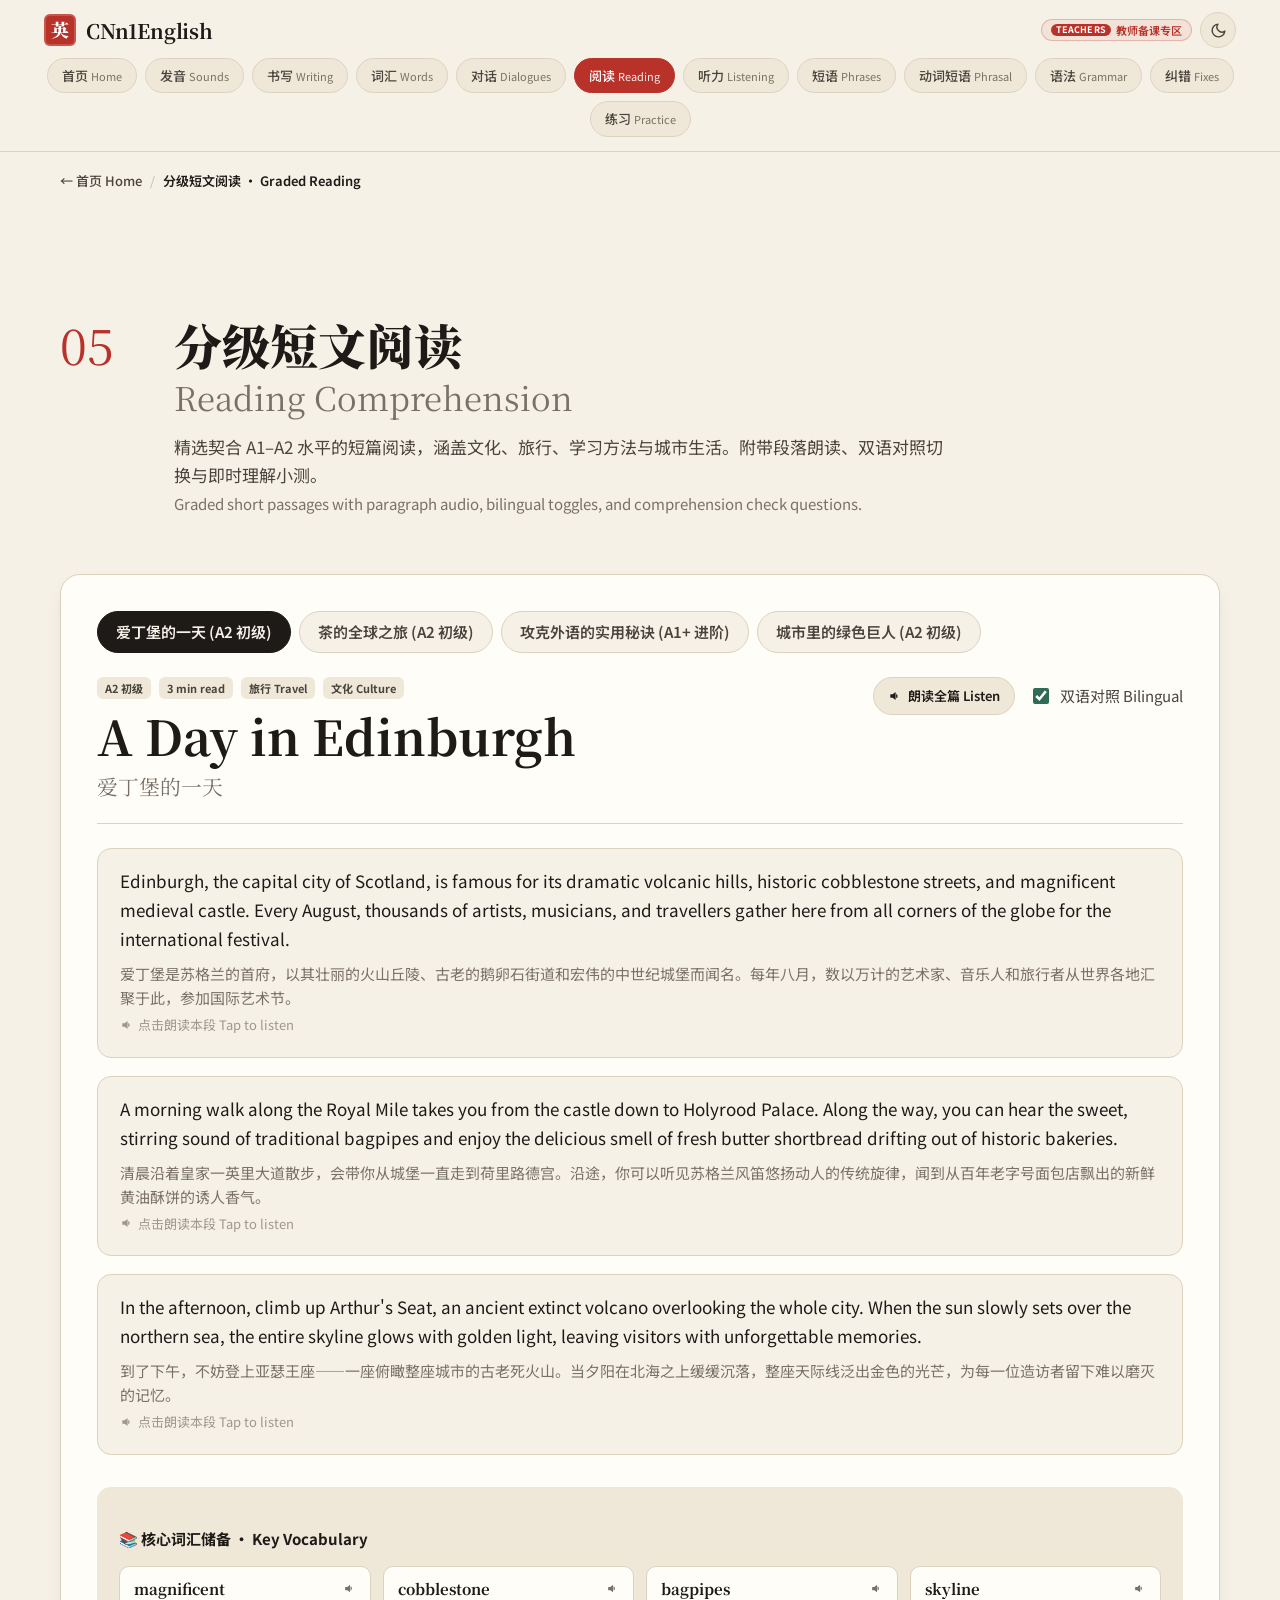
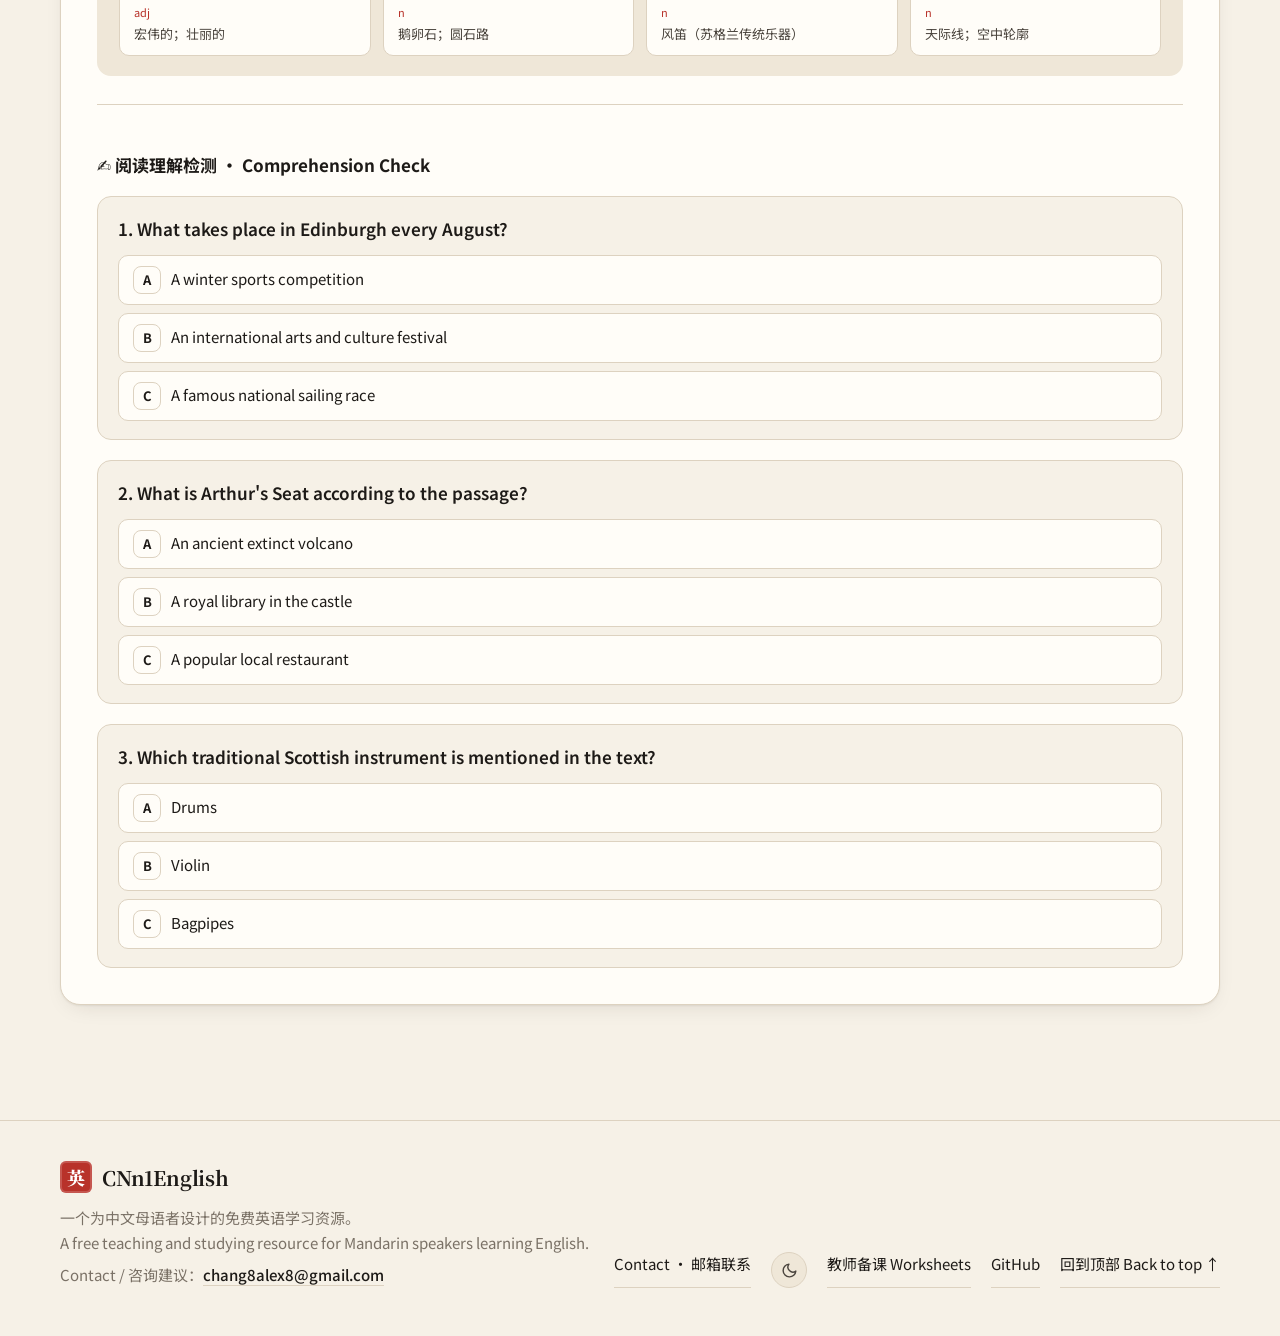
<file: reading.html>
<!doctype html>
<html lang="zh-Hans">
<head>
  <meta charset="utf-8">
  <meta name="viewport" content="width=device-width, initial-scale=1">
  <title>分级短文阅读 · Graded Reading | CNn1English</title>
  <meta name="description" content="A teaching and studying resource for Mandarin speakers to learn English. 为中文母语者设计的英语学习资源。">
  <link rel="icon" href="data:image/svg+xml,%3Csvg xmlns='http://www.w3.org/2000/svg' viewBox='0 0 32 32'%3E%3Crect width='32' height='32' rx='6' fill='%23b8322a'/%3E%3Ctext x='16' y='23' font-size='19' text-anchor='middle' fill='%23fff' font-family='serif'%3E英%3C/text%3E%3C/svg%3E">
  <link rel="preconnect" href="https://fonts.googleapis.com">
  <link rel="preconnect" href="https://fonts.gstatic.com" crossorigin>
  <link href="https://api.fontshare.com/v2/css?f[]=zodiak@400,700&f[]=general-sans@400,500,600&display=swap" rel="stylesheet">
  <link href="https://fonts.googleapis.com/css2?family=Caveat:wght@600;700&family=Dancing+Script:wght@600;700&family=Edu+SA+Beginner:wght@500;700&family=Noto+Sans+SC:wght@400;500;700&family=Noto+Serif+SC:wght@600;900&display=swap" rel="stylesheet">
  <link rel="stylesheet" href="assets/style.css">
  <script>
    (function() {
      try {
        var saved = localStorage.getItem("cn1_theme");
        var prefersDark = window.matchMedia && window.matchMedia("(prefers-color-scheme: dark)").matches;
        if (saved === "dark" || (!saved && prefersDark)) {
          document.documentElement.setAttribute("data-theme", "dark");
        } else {
          document.documentElement.setAttribute("data-theme", "light");
        }
      } catch (e) {}
    })();
  </script>
</head>
<body>
  <a class="skip" href="#main">Skip to content · 跳到正文</a>
  <header class="site-header" id="top">
    <div class="header-top">
      <a class="brand" href="index.html" aria-label="CNn1English home">
        <span class="seal" aria-hidden="true">英</span>
        <span class="brand-name">CNn1English</span>
      </a>
      <div class="header-actions">
        <a href="teachers.html" class="nav-btn-teachers" title="Worksheet Generator for Teachers">
          <span class="badge-tag">Teachers</span> 教师备课专区
        </a>
        <button type="button" class="theme-toggle" id="theme-toggle" aria-label="Toggle dark mode" title="Toggle dark/light mode">
          <svg class="theme-icon-sun" viewBox="0 0 24 24" aria-hidden="true">
            <circle cx="12" cy="12" r="5"></circle>
            <path d="M12 1v2M12 21v2M4.22 4.22l1.42 1.42M18.36 18.36l1.42 1.42M1 12h2M21 12h2M4.22 19.78l1.42-1.42M18.36 5.64l1.42-1.42"></path>
          </svg>
          <svg class="theme-icon-moon" viewBox="0 0 24 24" aria-hidden="true">
            <path d="M21 12.79A9 9 0 1 1 11.21 3 7 7 0 0 0 21 12.79z"></path>
          </svg>
        </button>
      </div>
    </div>
    <nav class="nav" aria-label="Main">
      <a href="index.html">首页 <span>Home</span></a>
      <a href="sounds.html">发音 <span>Sounds</span></a>
      <a href="writing.html">书写 <span>Writing</span></a>
      <a href="vocab.html">词汇 <span>Words</span></a>
      <a href="dialogues.html">对话 <span>Dialogues</span></a>
      <a href="reading.html" class="active">阅读 <span>Reading</span></a>
      <a href="listening.html">听力 <span>Listening</span></a>
      <a href="phrases.html">短语 <span>Phrases</span></a>
      <a href="phrasal-verbs.html">动词短语 <span>Phrasal</span></a>
      <a href="grammar.html">语法 <span>Grammar</span></a>
      <a href="mistakes.html">纠错 <span>Fixes</span></a>
      <a href="practice.html">练习 <span>Practice</span></a>
    </nav>
  </header>
  <main id="main">
    <div class="page-breadcrumb wrap">
      <a href="index.html">← 首页 Home</a> <span class="sep">/</span> <span class="cur-page">分级短文阅读 · Graded Reading</span>
    </div>
<!-- READING -->
    <section class="section" id="reading">
      <div class="wrap">
        <header class="section-head">
          <p class="section-num">05</p>
          <div>
            <h2>分级短文阅读 <span class="h-en">Reading Comprehension</span></h2>
            <p class="section-intro">精选契合 A1–A2 水平的短篇阅读，涵盖文化、旅行、学习方法与城市生活。附带段落朗读、双语对照切换与即时理解小测。<br><span class="en-note">Graded short passages with paragraph audio, bilingual toggles, and comprehension check questions.</span></p>
          </div>
        </header>

        <div class="reading-box">
          <div class="reading-tabs" id="reading-tabs" role="tablist" aria-label="Reading passages"></div>

          <article class="passage-card">
            <div class="passage-header">
              <div>
                <div class="passage-tags" id="passage-tags"></div>
                <h3 id="passage-title" class="passage-title">—</h3>
                <p id="passage-title-zh" class="passage-title-zh">—</p>
              </div>
              <div class="passage-tools">
                <button type="button" class="btn btn-sm btn-ghost" id="passage-read-all">
                  <svg viewBox="0 0 24 24" aria-hidden="true"><path d="M4 9v6h4l5 4V5L8 9H4zm12.5 3a4.5 4.5 0 0 0-2.5-4v8a4.5 4.5 0 0 0 2.5-4z"/></svg> 朗读全篇 Listen
                </button>
                <label class="check">
                  <input type="checkbox" id="passage-toggle-zh" checked> 双语对照 Bilingual
                </label>
              </div>
            </div>

            <div class="passage-body" id="passage-body"></div>

            <div class="passage-vocab">
              <h4 class="pv-head">📚 核心词汇储备 · Key Vocabulary</h4>
              <div class="pv-grid" id="passage-vocab-grid"></div>
            </div>

            <div class="passage-quiz">
              <h4 class="pq-head">✍️ 阅读理解检测 · Comprehension Check</h4>
              <div class="pq-list" id="passage-quiz-list"></div>
            </div>
          </article>
        </div>
      </div>
    </section>
  </main>
  <footer class="site-footer">
    <div class="wrap footer-inner">
      <div>
        <p class="brand"><span class="seal" aria-hidden="true">英</span><span class="brand-name">CNn1English</span></p>
        <p class="foot-note">一个为中文母语者设计的免费英语学习资源。<br>A free teaching and studying resource for Mandarin speakers learning English.</p>
        <p class="foot-contact">Contact / 咨询建议：<a href="mailto:chang8alex8@gmail.com">chang8alex8@gmail.com</a></p>
      </div>
      <p class="foot-links">
        <a href="mailto:chang8alex8@gmail.com">Contact · 邮箱联系</a>
        <button type="button" class="theme-toggle" id="footer-theme-toggle" aria-label="Toggle dark mode">
          <svg class="theme-icon-sun" viewBox="0 0 24 24" aria-hidden="true"><circle cx="12" cy="12" r="5"></circle><path d="M12 1v2M12 21v2M4.22 4.22l1.42 1.42M18.36 18.36l1.42 1.42M1 12h2M21 12h2M4.22 19.78l1.42-1.42M18.36 5.64l1.42-1.42"></path></svg>
          <svg class="theme-icon-moon" viewBox="0 0 24 24" aria-hidden="true"><path d="M21 12.79A9 9 0 1 1 11.21 3 7 7 0 0 0 21 12.79z"></path></svg>
          <span class="theme-toggle-text">Dark</span>
        </button>
        <a href="teachers.html">教师备课 Worksheets</a>
        <a href="https://github.com/chanAle-lab/CNn1English.github.io-">GitHub</a>
        <a href="#top">回到顶部 Back to top ↑</a>
      </p>
    </div>
  </footer>

  <script src="assets/data.js"></script>
  <script src="assets/vocab-a1.js"></script>
  <script src="assets/vocab-a2.js"></script>
  <script src="assets/lessons.js"></script>
  <script src="assets/writing.js"></script>
  <script src="assets/app.js"></script>
</body>
</html>
</file>
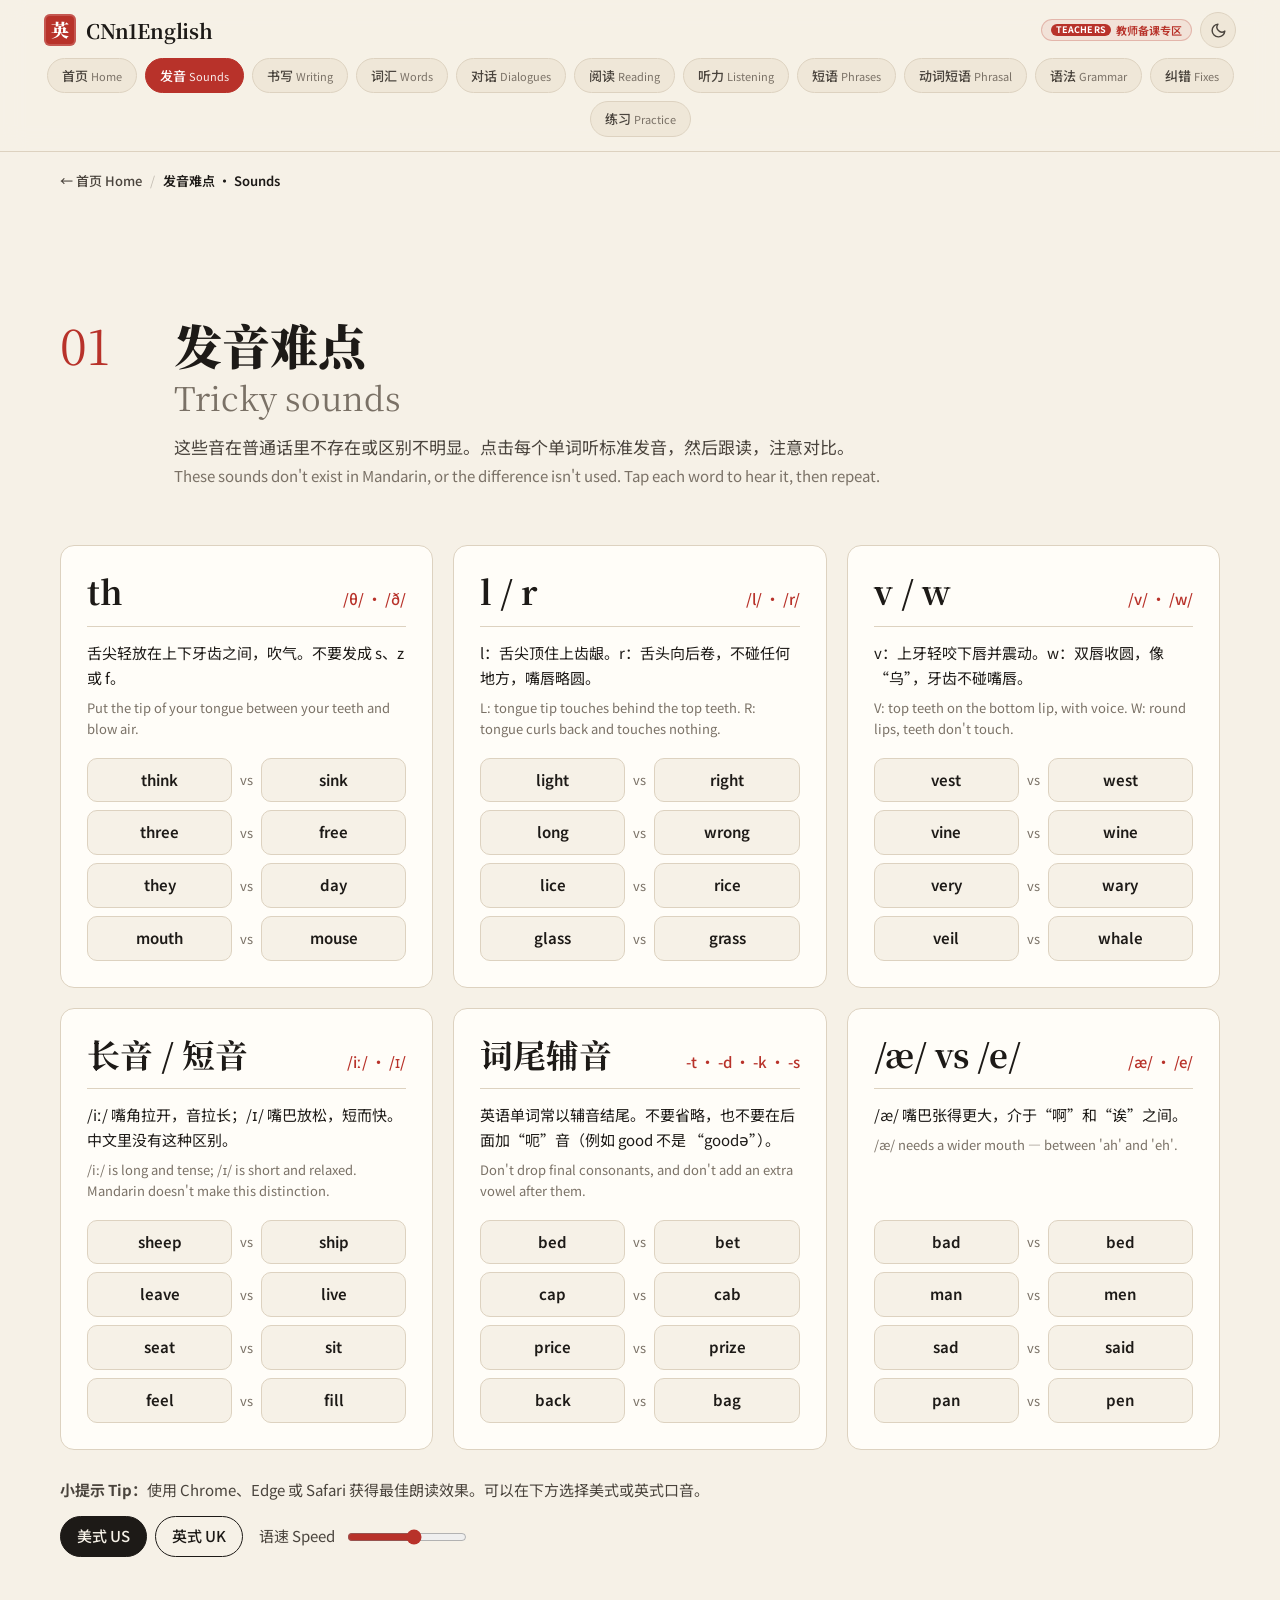
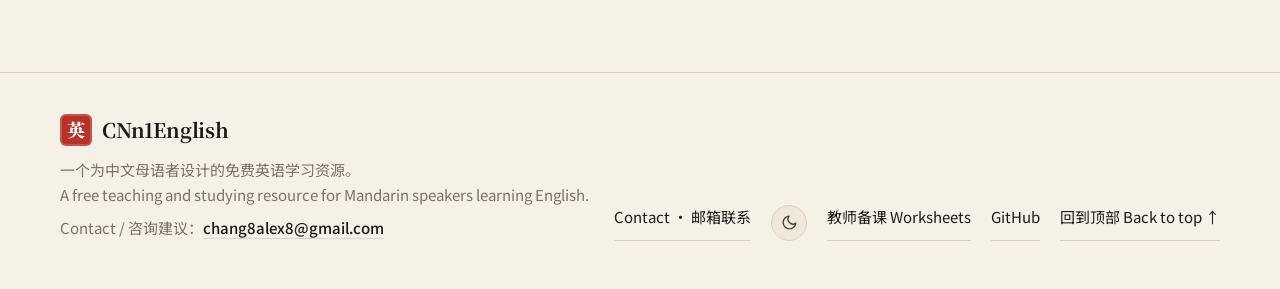
<file: sounds.html>
<!doctype html>
<html lang="zh-Hans">
<head>
  <meta charset="utf-8">
  <meta name="viewport" content="width=device-width, initial-scale=1">
  <title>发音难点 · Sounds | CNn1English</title>
  <meta name="description" content="A teaching and studying resource for Mandarin speakers to learn English. 为中文母语者设计的英语学习资源。">
  <link rel="icon" href="data:image/svg+xml,%3Csvg xmlns='http://www.w3.org/2000/svg' viewBox='0 0 32 32'%3E%3Crect width='32' height='32' rx='6' fill='%23b8322a'/%3E%3Ctext x='16' y='23' font-size='19' text-anchor='middle' fill='%23fff' font-family='serif'%3E英%3C/text%3E%3C/svg%3E">
  <link rel="preconnect" href="https://fonts.googleapis.com">
  <link rel="preconnect" href="https://fonts.gstatic.com" crossorigin>
  <link href="https://api.fontshare.com/v2/css?f[]=zodiak@400,700&f[]=general-sans@400,500,600&display=swap" rel="stylesheet">
  <link href="https://fonts.googleapis.com/css2?family=Caveat:wght@600;700&family=Dancing+Script:wght@600;700&family=Edu+SA+Beginner:wght@500;700&family=Noto+Sans+SC:wght@400;500;700&family=Noto+Serif+SC:wght@600;900&display=swap" rel="stylesheet">
  <link rel="stylesheet" href="assets/style.css">
  <script>
    (function() {
      try {
        var saved = localStorage.getItem("cn1_theme");
        var prefersDark = window.matchMedia && window.matchMedia("(prefers-color-scheme: dark)").matches;
        if (saved === "dark" || (!saved && prefersDark)) {
          document.documentElement.setAttribute("data-theme", "dark");
        } else {
          document.documentElement.setAttribute("data-theme", "light");
        }
      } catch (e) {}
    })();
  </script>
</head>
<body>
  <a class="skip" href="#main">Skip to content · 跳到正文</a>
  <header class="site-header" id="top">
    <div class="header-top">
      <a class="brand" href="index.html" aria-label="CNn1English home">
        <span class="seal" aria-hidden="true">英</span>
        <span class="brand-name">CNn1English</span>
      </a>
      <div class="header-actions">
        <a href="teachers.html" class="nav-btn-teachers" title="Worksheet Generator for Teachers">
          <span class="badge-tag">Teachers</span> 教师备课专区
        </a>
        <button type="button" class="theme-toggle" id="theme-toggle" aria-label="Toggle dark mode" title="Toggle dark/light mode">
          <svg class="theme-icon-sun" viewBox="0 0 24 24" aria-hidden="true">
            <circle cx="12" cy="12" r="5"></circle>
            <path d="M12 1v2M12 21v2M4.22 4.22l1.42 1.42M18.36 18.36l1.42 1.42M1 12h2M21 12h2M4.22 19.78l1.42-1.42M18.36 5.64l1.42-1.42"></path>
          </svg>
          <svg class="theme-icon-moon" viewBox="0 0 24 24" aria-hidden="true">
            <path d="M21 12.79A9 9 0 1 1 11.21 3 7 7 0 0 0 21 12.79z"></path>
          </svg>
        </button>
      </div>
    </div>
    <nav class="nav" aria-label="Main">
      <a href="index.html">首页 <span>Home</span></a>
      <a href="sounds.html" class="active">发音 <span>Sounds</span></a>
      <a href="writing.html">书写 <span>Writing</span></a>
      <a href="vocab.html">词汇 <span>Words</span></a>
      <a href="dialogues.html">对话 <span>Dialogues</span></a>
      <a href="reading.html">阅读 <span>Reading</span></a>
      <a href="listening.html">听力 <span>Listening</span></a>
      <a href="phrases.html">短语 <span>Phrases</span></a>
      <a href="phrasal-verbs.html">动词短语 <span>Phrasal</span></a>
      <a href="grammar.html">语法 <span>Grammar</span></a>
      <a href="mistakes.html">纠错 <span>Fixes</span></a>
      <a href="practice.html">练习 <span>Practice</span></a>
    </nav>
  </header>
  <main id="main">
    <div class="page-breadcrumb wrap">
      <a href="index.html">← 首页 Home</a> <span class="sep">/</span> <span class="cur-page">发音难点 · Sounds</span>
    </div>
<!-- SOUNDS -->
    <section class="section" id="sounds">
      <div class="wrap">
        <header class="section-head">
          <p class="section-num">01</p>
          <div>
            <h2>发音难点 <span class="h-en">Tricky sounds</span></h2>
            <p class="section-intro">这些音在普通话里不存在或区别不明显。点击每个单词听标准发音，然后跟读，注意对比。<br><span class="en-note">These sounds don't exist in Mandarin, or the difference isn't used. Tap each word to hear it, then repeat.</span></p>
          </div>
        </header>
        <div class="sound-grid" id="sound-grid"></div>
        <p class="tip"><b>小提示 Tip：</b>使用 Chrome、Edge 或 Safari 获得最佳朗读效果。可以在下方选择美式或英式口音。</p>
        <div class="accent-toggle" role="radiogroup" aria-label="Accent">
          <button type="button" role="radio" aria-checked="true" data-lang="en-US">美式 US</button>
          <button type="button" role="radio" aria-checked="false" data-lang="en-GB">英式 UK</button>
          <label class="rate">语速 Speed
            <input type="range" id="rate" min="0.5" max="1.2" step="0.1" value="0.9">
          </label>
        </div>
      </div>
    </section>
  </main>
  <footer class="site-footer">
    <div class="wrap footer-inner">
      <div>
        <p class="brand"><span class="seal" aria-hidden="true">英</span><span class="brand-name">CNn1English</span></p>
        <p class="foot-note">一个为中文母语者设计的免费英语学习资源。<br>A free teaching and studying resource for Mandarin speakers learning English.</p>
        <p class="foot-contact">Contact / 咨询建议：<a href="mailto:chang8alex8@gmail.com">chang8alex8@gmail.com</a></p>
      </div>
      <p class="foot-links">
        <a href="mailto:chang8alex8@gmail.com">Contact · 邮箱联系</a>
        <button type="button" class="theme-toggle" id="footer-theme-toggle" aria-label="Toggle dark mode">
          <svg class="theme-icon-sun" viewBox="0 0 24 24" aria-hidden="true"><circle cx="12" cy="12" r="5"></circle><path d="M12 1v2M12 21v2M4.22 4.22l1.42 1.42M18.36 18.36l1.42 1.42M1 12h2M21 12h2M4.22 19.78l1.42-1.42M18.36 5.64l1.42-1.42"></path></svg>
          <svg class="theme-icon-moon" viewBox="0 0 24 24" aria-hidden="true"><path d="M21 12.79A9 9 0 1 1 11.21 3 7 7 0 0 0 21 12.79z"></path></svg>
          <span class="theme-toggle-text">Dark</span>
        </button>
        <a href="teachers.html">教师备课 Worksheets</a>
        <a href="https://github.com/chanAle-lab/CNn1English.github.io-">GitHub</a>
        <a href="#top">回到顶部 Back to top ↑</a>
      </p>
    </div>
  </footer>

  <script src="assets/data.js"></script>
  <script src="assets/vocab-a1.js"></script>
  <script src="assets/vocab-a2.js"></script>
  <script src="assets/lessons.js"></script>
  <script src="assets/writing.js"></script>
  <script src="assets/app.js"></script>
</body>
</html>
</file>
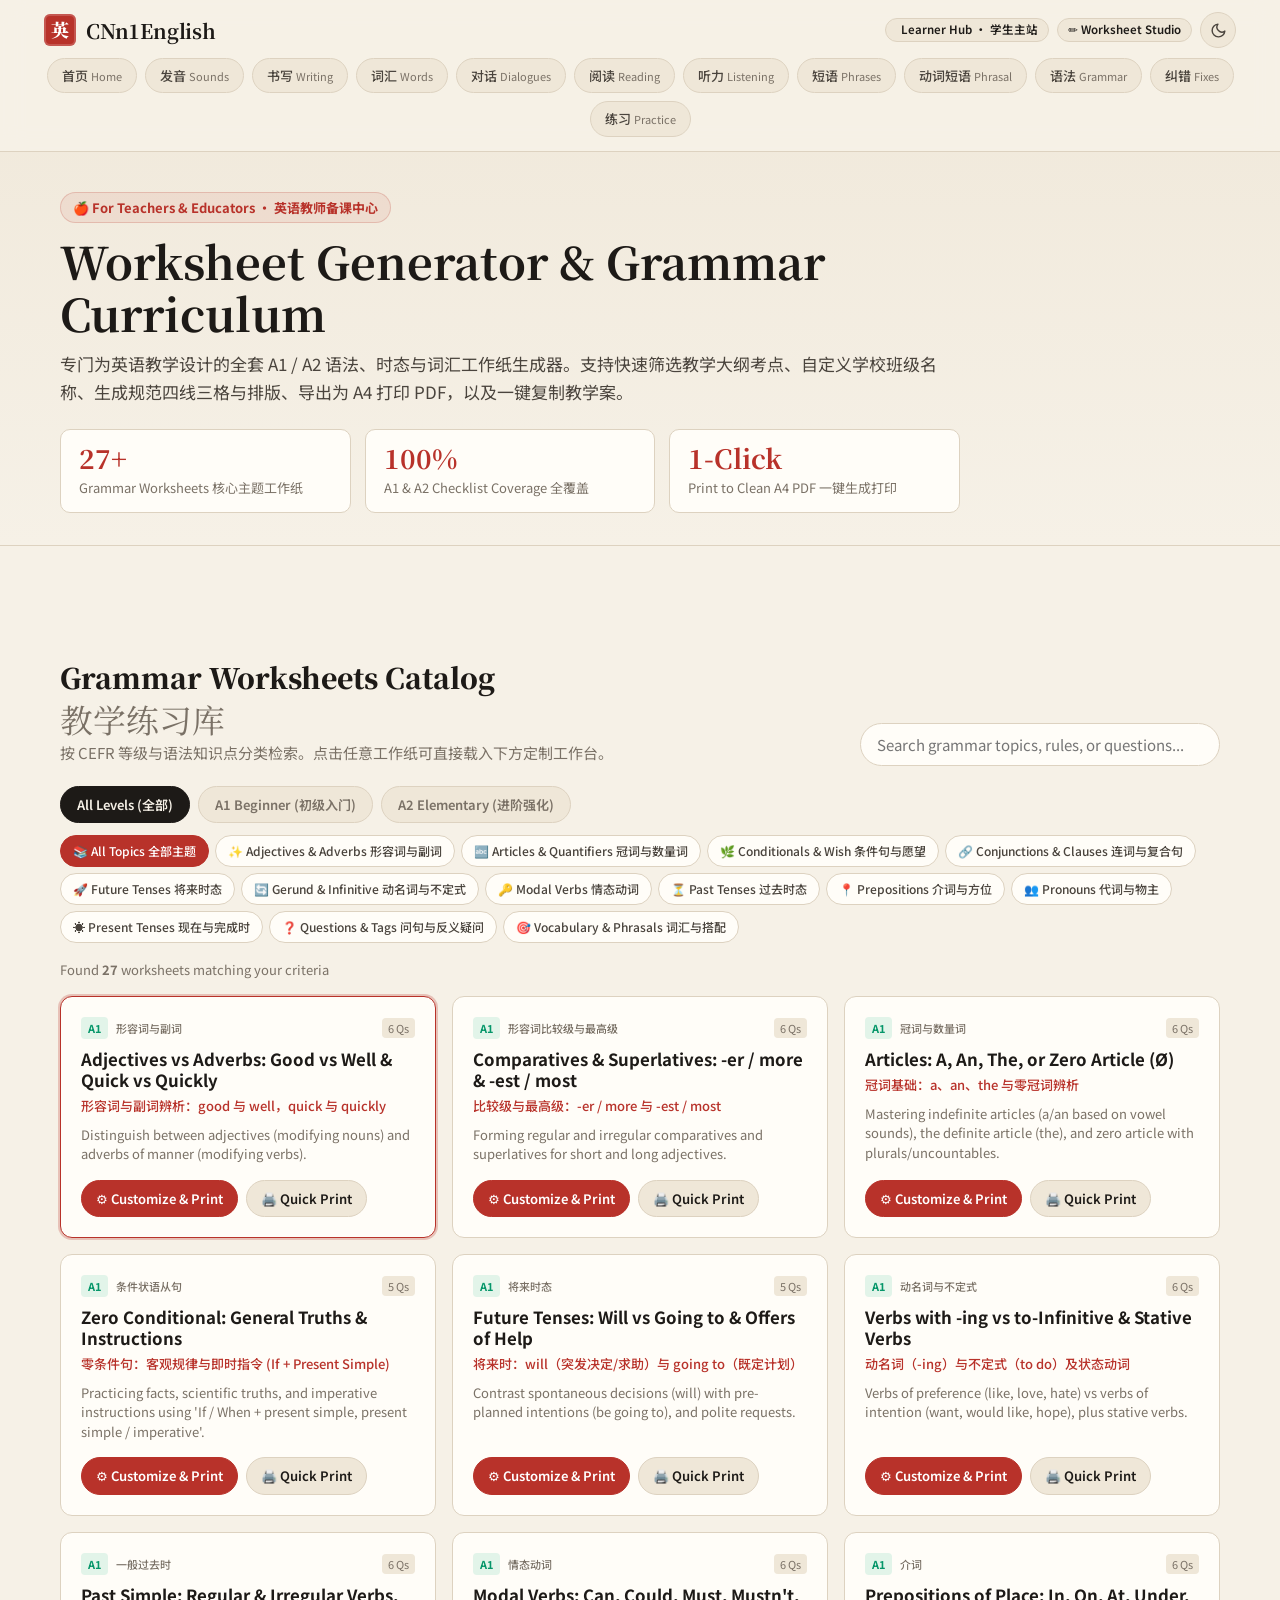
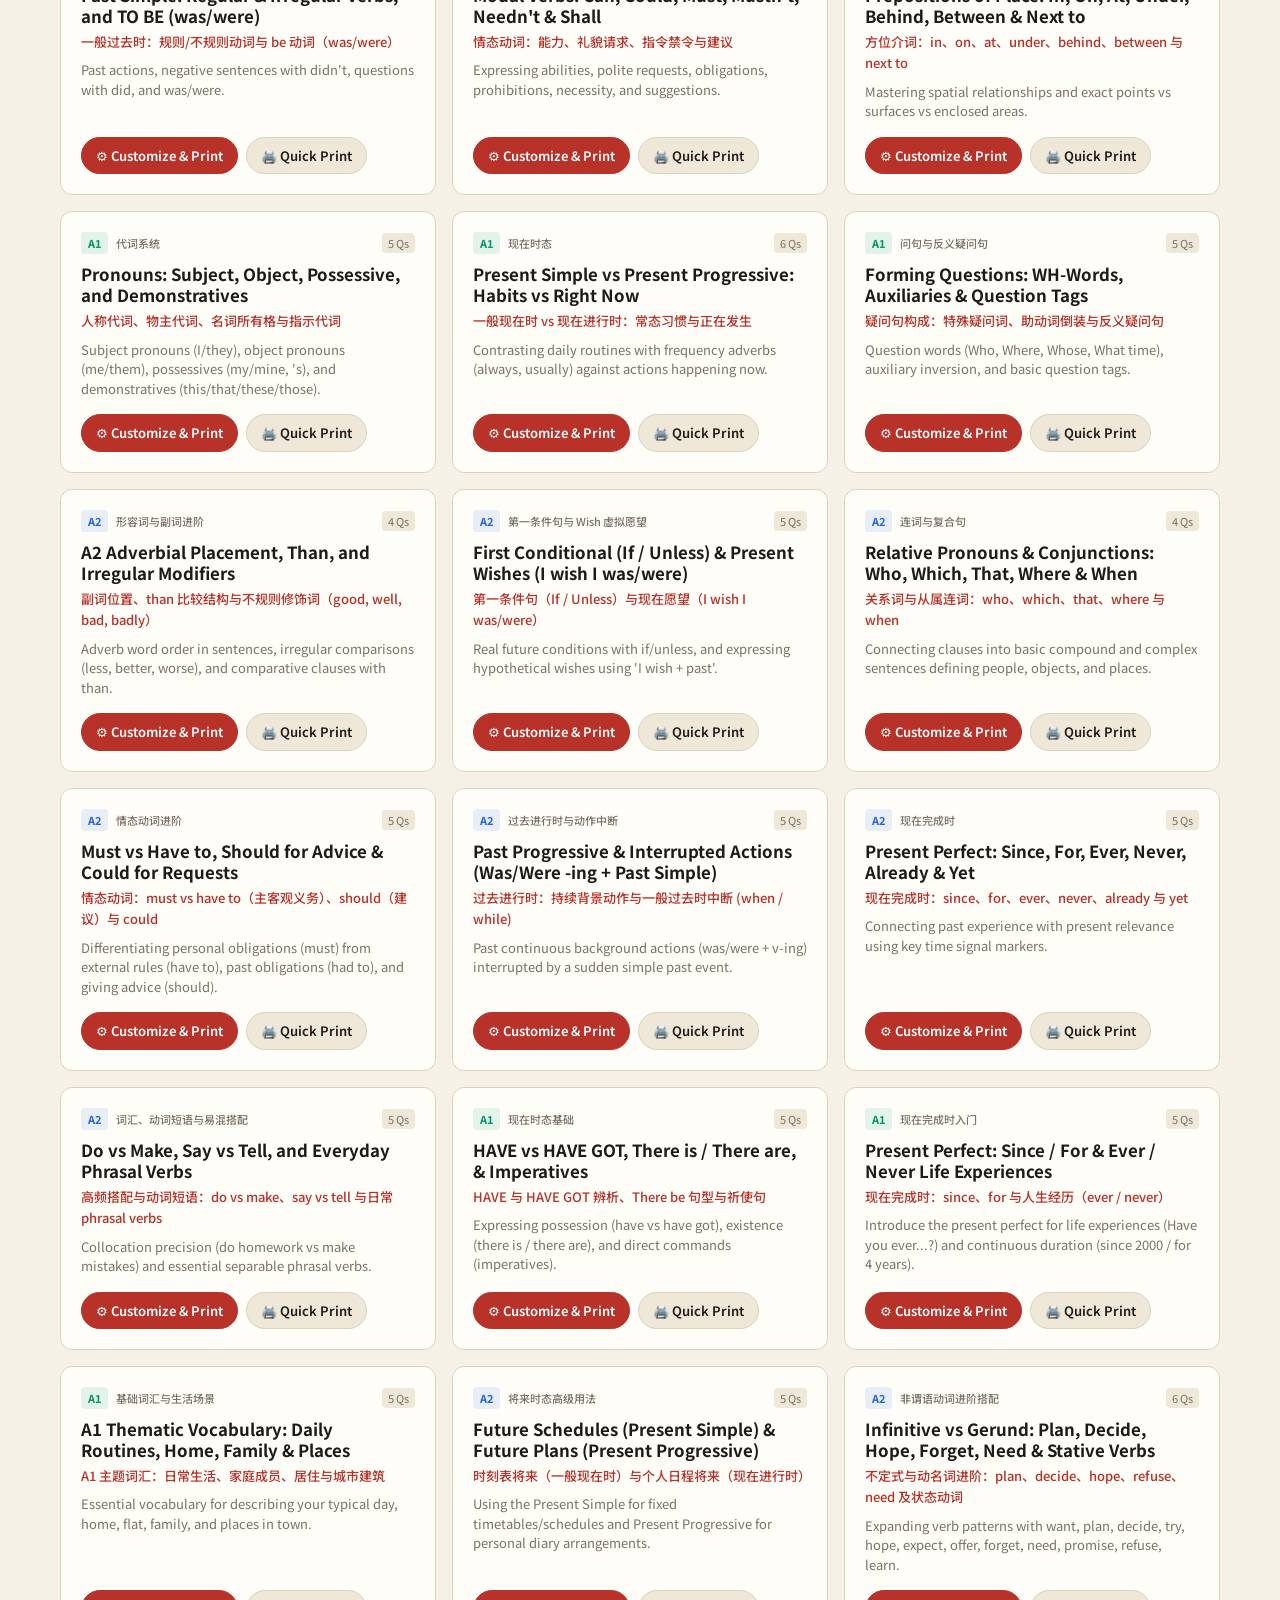
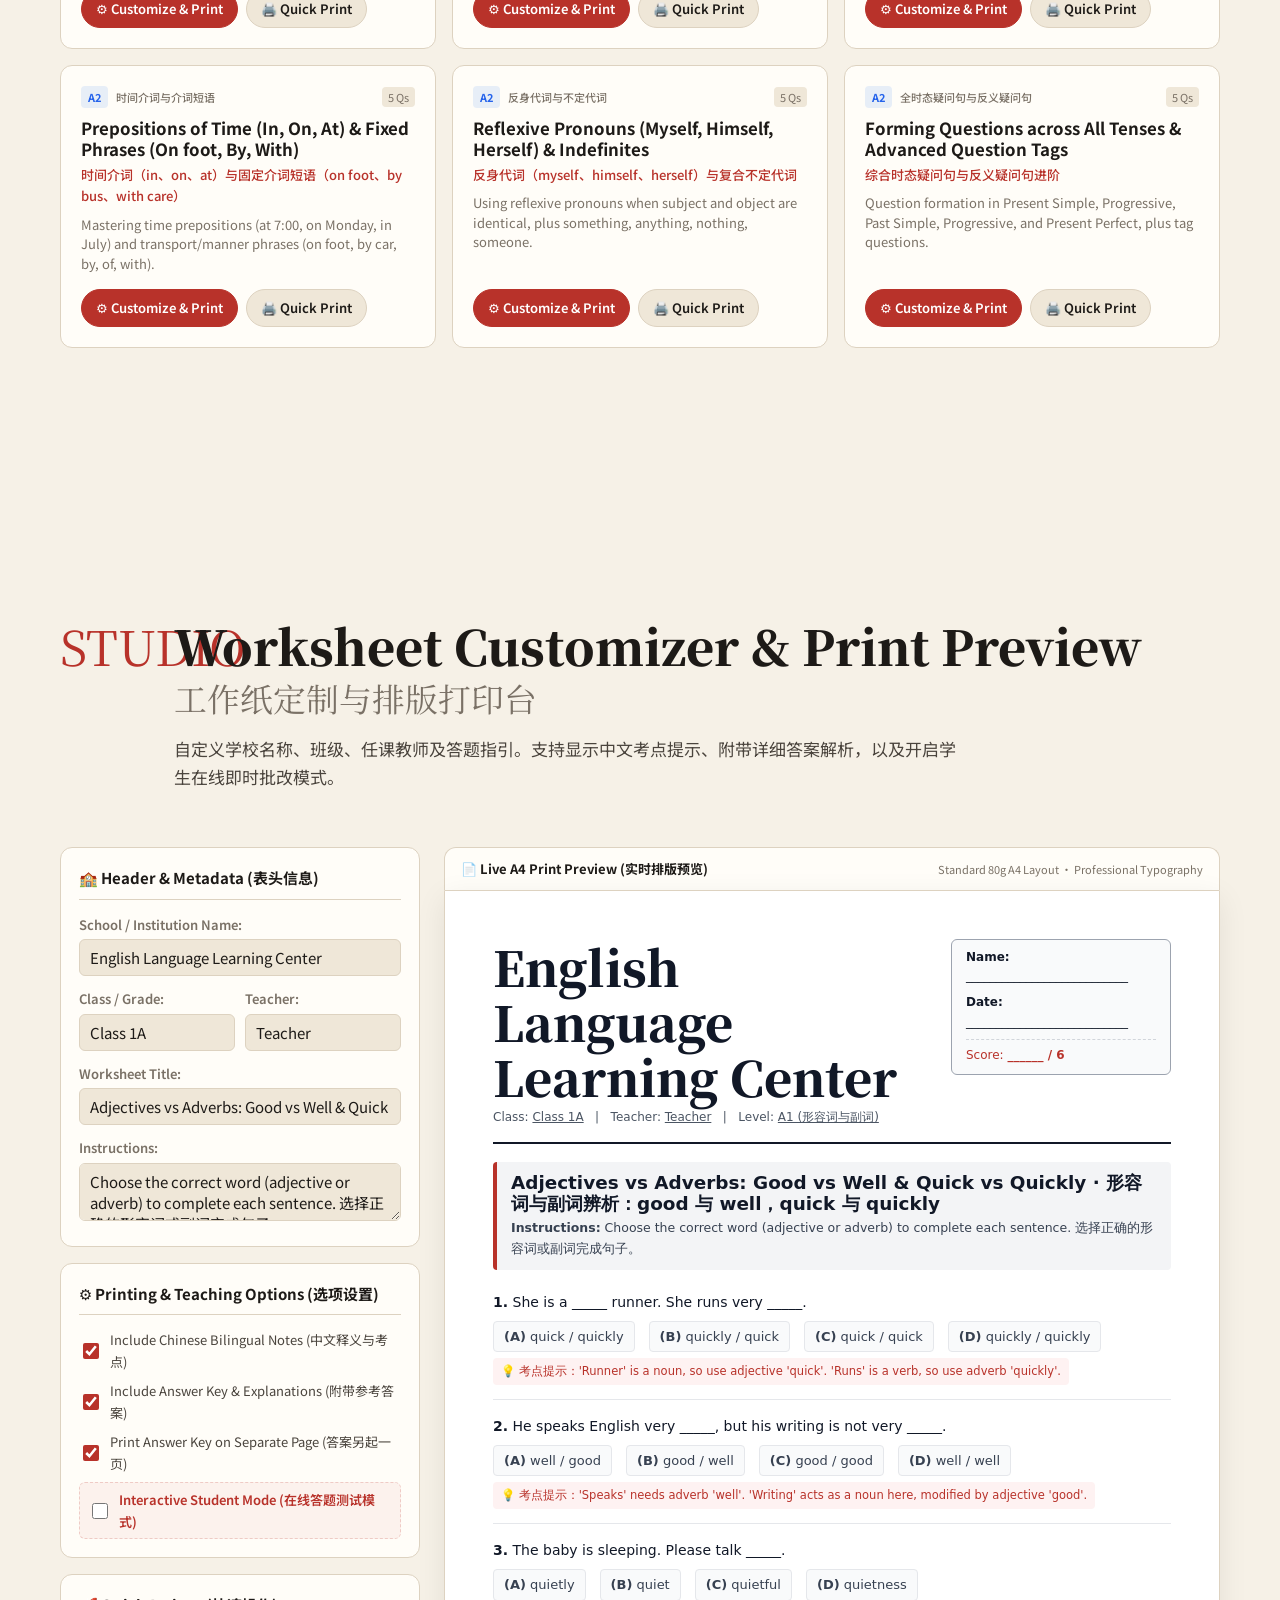
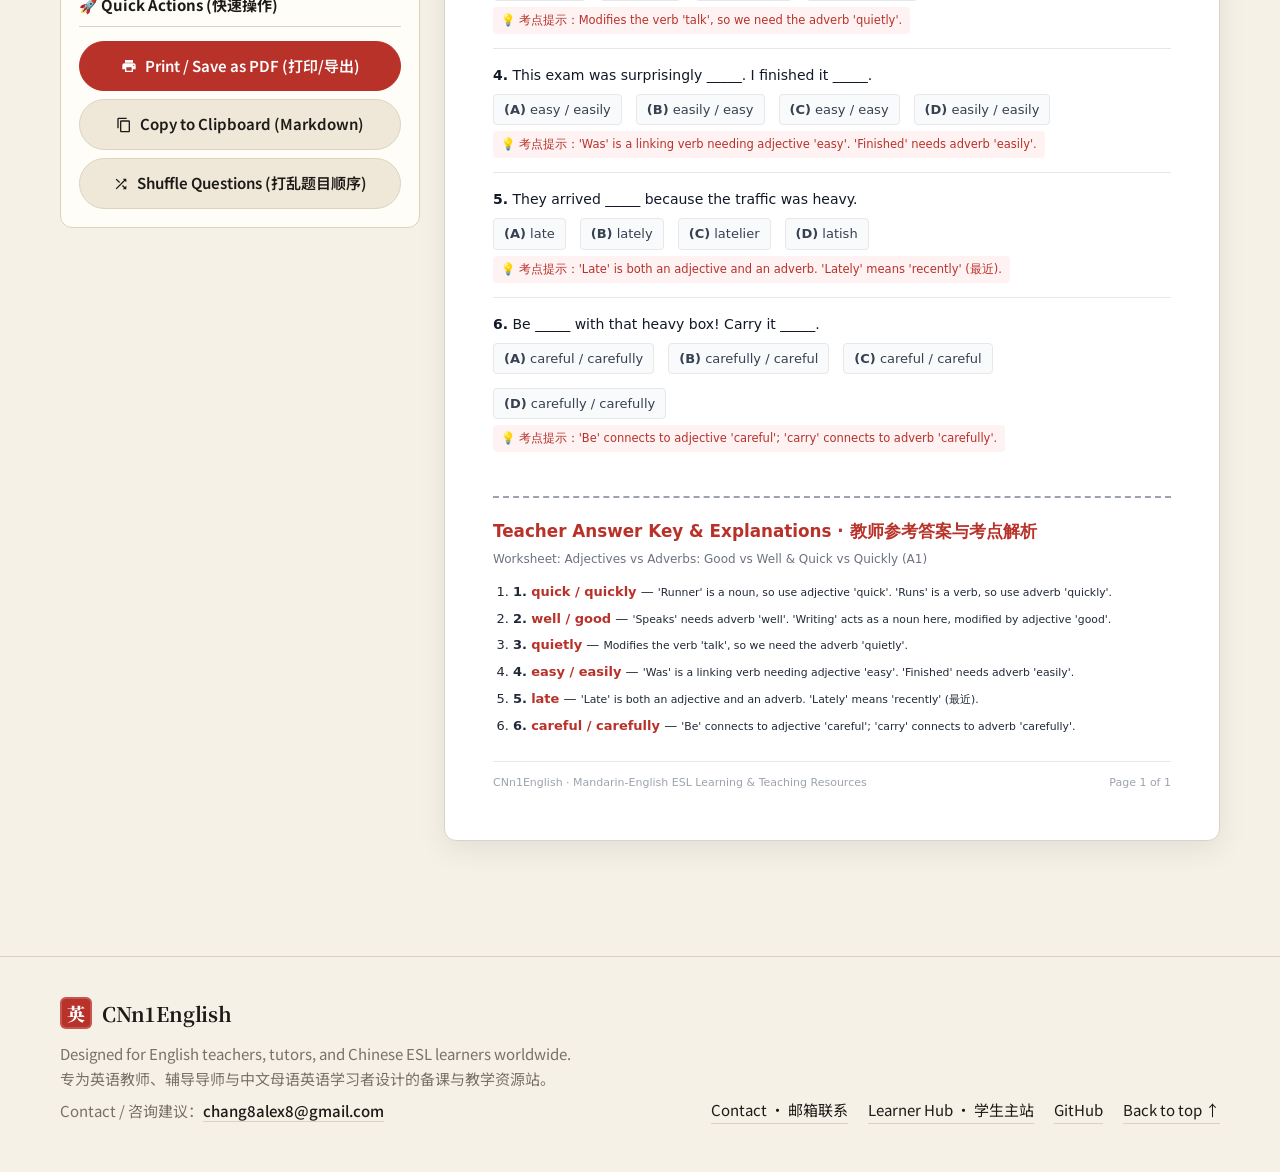
<file: teachers.html>
<!doctype html>
<html lang="en">
<head>
  <meta charset="utf-8">
  <meta name="viewport" content="width=device-width, initial-scale=1">
  <title>For Teachers · Worksheet Generator | CNn1English</title>
  <meta name="description" content="Dedicated page for teachers to generate and print custom grammar worksheets covering the complete CEFR A1 & A2 curriculum for Mandarin speakers.">
  <link rel="icon" href="data:image/svg+xml,%3Csvg xmlns='http://www.w3.org/2000/svg' viewBox='0 0 32 32'%3E%3Crect width='32' height='32' rx='6' fill='%23b8322a'/%3E%3Ctext x='16' y='23' font-size='19' text-anchor='middle' fill='%23fff' font-family='serif'%3E英%3C/text%3E%3C/svg%3E">
  <link rel="preconnect" href="https://fonts.googleapis.com">
  <link rel="preconnect" href="https://fonts.gstatic.com" crossorigin>
  <link href="https://api.fontshare.com/v2/css?f[]=zodiak@400,700&f[]=general-sans@400,500,600&display=swap" rel="stylesheet">
  <link href="https://fonts.googleapis.com/css2?family=Noto+Sans+SC:wght@400;500;700&family=Noto+Serif+SC:wght@600;900&display=swap" rel="stylesheet">
  <link rel="stylesheet" href="assets/style.css">
  <script>
    (function() {
      try {
        var saved = localStorage.getItem("cn1_theme");
        var prefersDark = window.matchMedia && window.matchMedia("(prefers-color-scheme: dark)").matches;
        if (saved === "dark" || (!saved && prefersDark)) {
          document.documentElement.setAttribute("data-theme", "dark");
        } else {
          document.documentElement.setAttribute("data-theme", "light");
        }
      } catch (e) {}
    })();
  </script>
</head>
<body class="page-teachers">
  <header class="site-header">
    <div class="header-top">
      <a class="brand" href="index.html" aria-label="CNn1English home">
        <span class="seal" aria-hidden="true">英</span>
        <span class="brand-name">CNn1English</span>
      </a>
      <div class="header-actions">
        <a href="index.html" class="nav-btn-back">
          <svg viewBox="0 0 24 24" class="icon-inline" aria-hidden="true"><path d="M20 11H7.83l5.59-5.59L12 4l-8 8 8 8 1.41-1.41L7.83 13H20v-2z"/></svg>
          Learner Hub · 学生主站
        </a>
        <a href="#worksheet-studio" class="nav-btn-studio">
          ✏️ Worksheet Studio
        </a>
        <button type="button" class="theme-toggle" id="theme-toggle" aria-label="Toggle dark mode" title="Toggle dark/light mode">
          <svg class="theme-icon-sun" viewBox="0 0 24 24" aria-hidden="true">
            <circle cx="12" cy="12" r="5"></circle>
            <path d="M12 1v2M12 21v2M4.22 4.22l1.42 1.42M18.36 18.36l1.42 1.42M1 12h2M21 12h2M4.22 19.78l1.42-1.42M18.36 5.64l1.42-1.42"></path>
          </svg>
          <svg class="theme-icon-moon" viewBox="0 0 24 24" aria-hidden="true">
            <path d="M21 12.79A9 9 0 1 1 11.21 3 7 7 0 0 0 21 12.79z"></path>
          </svg>
          <span class="theme-toggle-text">Dark</span>
        </button>
      </div>
    </div>
    <nav class="nav" aria-label="Main">
      <a href="index.html">首页 <span>Home</span></a>
      <a href="sounds.html">发音 <span>Sounds</span></a>
      <a href="writing.html">书写 <span>Writing</span></a>
      <a href="vocab.html">词汇 <span>Words</span></a>
      <a href="dialogues.html">对话 <span>Dialogues</span></a>
      <a href="reading.html">阅读 <span>Reading</span></a>
      <a href="listening.html">听力 <span>Listening</span></a>
      <a href="phrases.html">短语 <span>Phrases</span></a>
      <a href="phrasal-verbs.html">动词短语 <span>Phrasal</span></a>
      <a href="grammar.html">语法 <span>Grammar</span></a>
      <a href="mistakes.html">纠错 <span>Fixes</span></a>
      <a href="practice.html">练习 <span>Practice</span></a>
    </nav>
  </header>

  <main id="main">
    <!-- Teacher Hero Banner -->
    <section class="teacher-hero">
      <div class="wrap">
        <div class="teacher-hero-content">
          <span class="eyebrow-teacher">🍎 For Teachers &amp; Educators · 英语教师备课中心</span>
          <h1 class="teacher-title">Worksheet Generator &amp; Grammar Curriculum</h1>
          <p class="teacher-subtitle">
            专门为英语教学设计的全套 A1 / A2 语法、时态与词汇工作纸生成器。支持快速筛选教学大纲考点、自定义学校班级名称、生成规范四线三格与排版、导出为 A4 打印 PDF，以及一键复制教学案。
          </p>
          <div class="teacher-hero-stats">
            <div class="stat-item">
              <b class="stat-num">27+</b>
              <span class="stat-label">Grammar Worksheets 核心主题工作纸</span>
            </div>
            <div class="stat-item">
              <b class="stat-num">100%</b>
              <span class="stat-label">A1 &amp; A2 Checklist Coverage 全覆盖</span>
            </div>
            <div class="stat-item">
              <b class="stat-num">1-Click</b>
              <span class="stat-label">Print to Clean A4 PDF 一键生成打印</span>
            </div>
          </div>
        </div>
      </div>
    </section>

    <!-- SECTION: Curriculum & Worksheet Catalog -->
    <section class="section section-catalog" id="catalog">
      <div class="wrap">
        <div class="catalog-header-bar">
          <div>
            <h2>Grammar Worksheets Catalog <span class="h-en">教学练习库</span></h2>
            <p class="catalog-sub">按 CEFR 等级与语法知识点分类检索。点击任意工作纸可直接载入下方定制工作台。</p>
          </div>
          <div class="search-box">
            <input type="search" id="search-input" placeholder="Search grammar topics, rules, or questions..." aria-label="Search worksheets">
          </div>
        </div>

        <!-- Filter Controls -->
        <div class="filter-controls">
          <div class="level-selector" role="radiogroup" aria-label="Select Level">
            <button type="button" class="level-btn active" data-level="all">All Levels (全部)</button>
            <button type="button" class="level-btn" data-level="a1">A1 Beginner (初级入门)</button>
            <button type="button" class="level-btn" data-level="a2">A2 Elementary (进阶强化)</button>
          </div>
          <div class="category-pills" id="category-pills" role="tablist" aria-label="Grammar categories">
            <!-- Populated dynamically -->
          </div>
        </div>

        <div class="catalog-status">
          <span>Found <b id="worksheet-count">0</b> worksheets matching your criteria</span>
        </div>

        <!-- Worksheets Grid -->
        <div class="worksheet-grid" id="worksheet-grid">
          <!-- Populated dynamically -->
        </div>
      </div>
    </section>

    <!-- SECTION: Teacher Customizer Studio & Preview -->
    <section class="section section-studio" id="worksheet-studio">
      <div class="wrap">
        <header class="section-head">
          <p class="section-num">STUDIO</p>
          <div>
            <h2>Worksheet Customizer &amp; Print Preview <span class="h-en">工作纸定制与排版打印台</span></h2>
            <p class="section-intro">
              自定义学校名称、班级、任课教师及答题指引。支持显示中文考点提示、附带详细答案解析，以及开启学生在线即时批改模式。
            </p>
          </div>
        </header>

        <div class="studio-layout">
          <!-- Sidebar: Customizer Controls -->
          <aside class="studio-controls-panel">
            <div class="panel-box">
              <h4>🏫 Header &amp; Metadata (表头信息)</h4>
              <div class="form-group">
                <label for="studio-school">School / Institution Name:</label>
                <input type="text" id="studio-school" class="form-input" placeholder="e.g. Cambridge Language Academy">
              </div>
              <div class="form-row">
                <div class="form-group">
                  <label for="studio-class">Class / Grade:</label>
                  <input type="text" id="studio-class" class="form-input" placeholder="e.g. Class 7B">
                </div>
                <div class="form-group">
                  <label for="studio-teacher">Teacher:</label>
                  <input type="text" id="studio-teacher" class="form-input" placeholder="e.g. Mr. Smith">
                </div>
              </div>
              <div class="form-group">
                <label for="studio-title">Worksheet Title:</label>
                <input type="text" id="studio-title" class="form-input">
              </div>
              <div class="form-group">
                <label for="studio-instructions">Instructions:</label>
                <textarea id="studio-instructions" class="form-textarea" rows="2"></textarea>
              </div>
            </div>

            <div class="panel-box">
              <h4>⚙️ Printing &amp; Teaching Options (选项设置)</h4>
              <label class="toggle-label">
                <input type="checkbox" id="toggle-zh" checked>
                <span>Include Chinese Bilingual Notes (中文释义与考点)</span>
              </label>
              <label class="toggle-label">
                <input type="checkbox" id="toggle-answer-key" checked>
                <span>Include Answer Key &amp; Explanations (附带参考答案)</span>
              </label>
              <label class="toggle-label">
                <input type="checkbox" id="toggle-separate-page" checked>
                <span>Print Answer Key on Separate Page (答案另起一页)</span>
              </label>
              <label class="toggle-label highlight-toggle">
                <input type="checkbox" id="toggle-student-mode">
                <span>Interactive Student Mode (在线答题测试模式)</span>
              </label>
            </div>

            <div class="panel-box action-box">
              <h4>🚀 Quick Actions (快速操作)</h4>
              <button type="button" class="btn btn-primary btn-block" id="btn-print-sheet">
                <svg viewBox="0 0 24 24" class="btn-icon"><path d="M19 8H5c-1.66 0-3 1.34-3 3v6h4v4h12v-4h4v-6c0-1.66-1.34-3-3-3zm-3 11H8v-5h8v5zm3-7c-.55 0-1-.45-1-1s.45-1 1-1 1 .45 1 1-.45 1-1 1zm-1-9H6v4h12V3z"/></svg>
                Print / Save as PDF (打印/导出)
              </button>
              <button type="button" class="btn btn-ghost btn-block" id="btn-copy-sheet">
                <svg viewBox="0 0 24 24" class="btn-icon"><path d="M16 1H4c-1.1 0-2 .9-2 2v14h2V3h12V1zm3 4H8c-1.1 0-2 .9-2 2v14c0 1.1.9 2 2 2h11c1.1 0 2-.9 2-2V7c0-1.1-.9-2-2-2zm0 16H8V7h11v14z"/></svg>
                Copy to Clipboard (Markdown)
              </button>
              <button type="button" class="btn btn-ghost btn-block" id="btn-shuffle-sheet">
                <svg viewBox="0 0 24 24" class="btn-icon"><path d="M10.59 9.17L5.41 4 4 5.41l5.17 5.17 1.42-1.41zM14.5 4l2.04 2.04L4 18.59 5.41 20 17.96 7.46 20 9.5V4h-5.5zm.33 9.41l-1.41 1.41 3.13 3.13L14.5 20H20v-5.5l-2.04 2.04-3.13-3.13z"/></svg>
                Shuffle Questions (打乱题目顺序)
              </button>
            </div>
          </aside>

          <!-- Main Preview Paper -->
          <div class="studio-preview-pane">
            <div class="preview-toolbar">
              <span class="preview-tag">📄 Live A4 Print Preview (实时排版预览)</span>
              <span class="preview-hint">Standard 80g A4 Layout · Professional Typography</span>
            </div>
            <div id="worksheet-preview">
              <!-- Populated dynamically -->
            </div>
          </div>
        </div>
      </div>
    </section>
  </main>

  <footer class="site-footer">
    <div class="wrap footer-inner">
      <div>
        <p class="brand"><span class="seal" aria-hidden="true">英</span><span class="brand-name">CNn1English</span></p>
        <p class="foot-note">
          Designed for English teachers, tutors, and Chinese ESL learners worldwide.<br>
          专为英语教师、辅导导师与中文母语英语学习者设计的备课与教学资源站。
        </p>
        <p class="foot-contact">Contact / 咨询建议：<a href="mailto:chang8alex8@gmail.com">chang8alex8@gmail.com</a></p>
      </div>
      <p class="foot-links">
        <a href="mailto:chang8alex8@gmail.com">Contact · 邮箱联系</a>
        <a href="index.html">Learner Hub · 学生主站</a>
        <a href="https://github.com/chanAle-lab/CNn1English.github.io-">GitHub</a>
        <a href="#main">Back to top ↑</a>
      </p>
    </div>
  </footer>

  <script src="assets/worksheets-data.js"></script>
  <script src="assets/worksheets.js"></script>
</body>
</html>
</file>
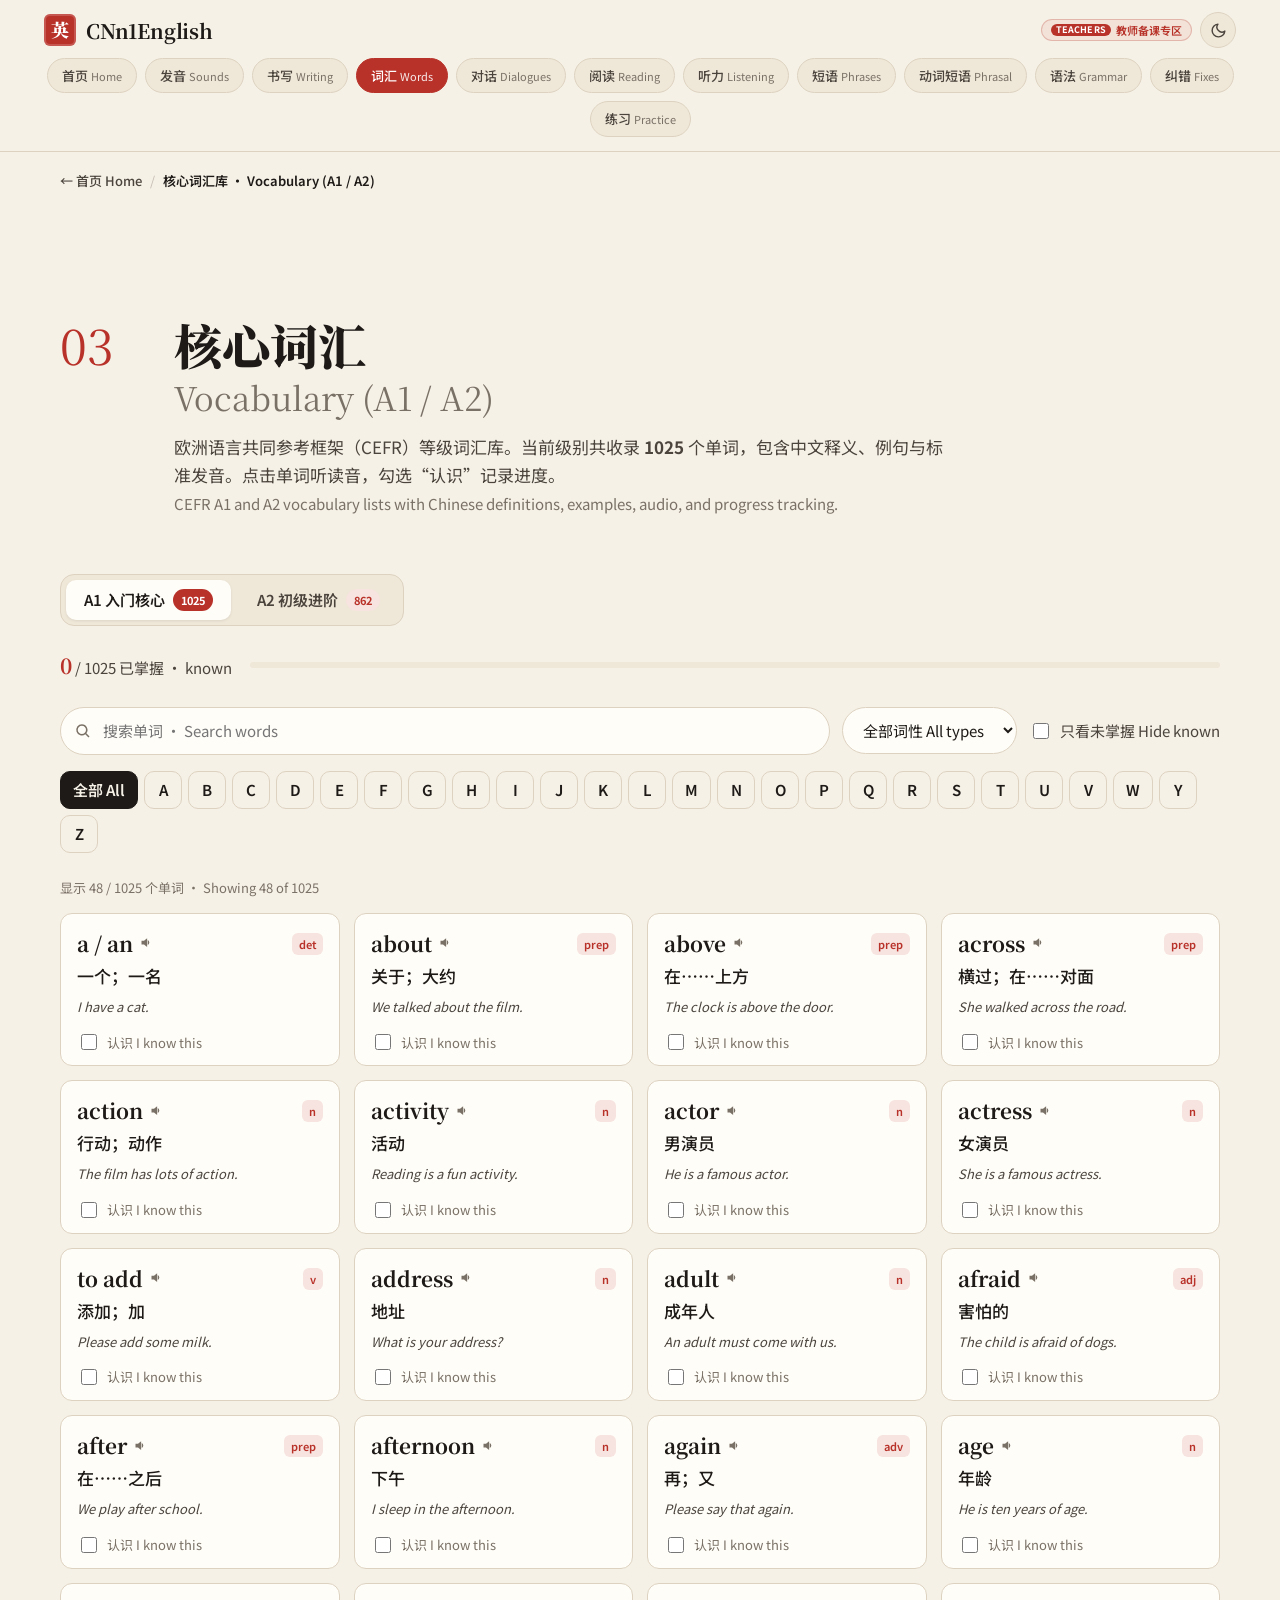
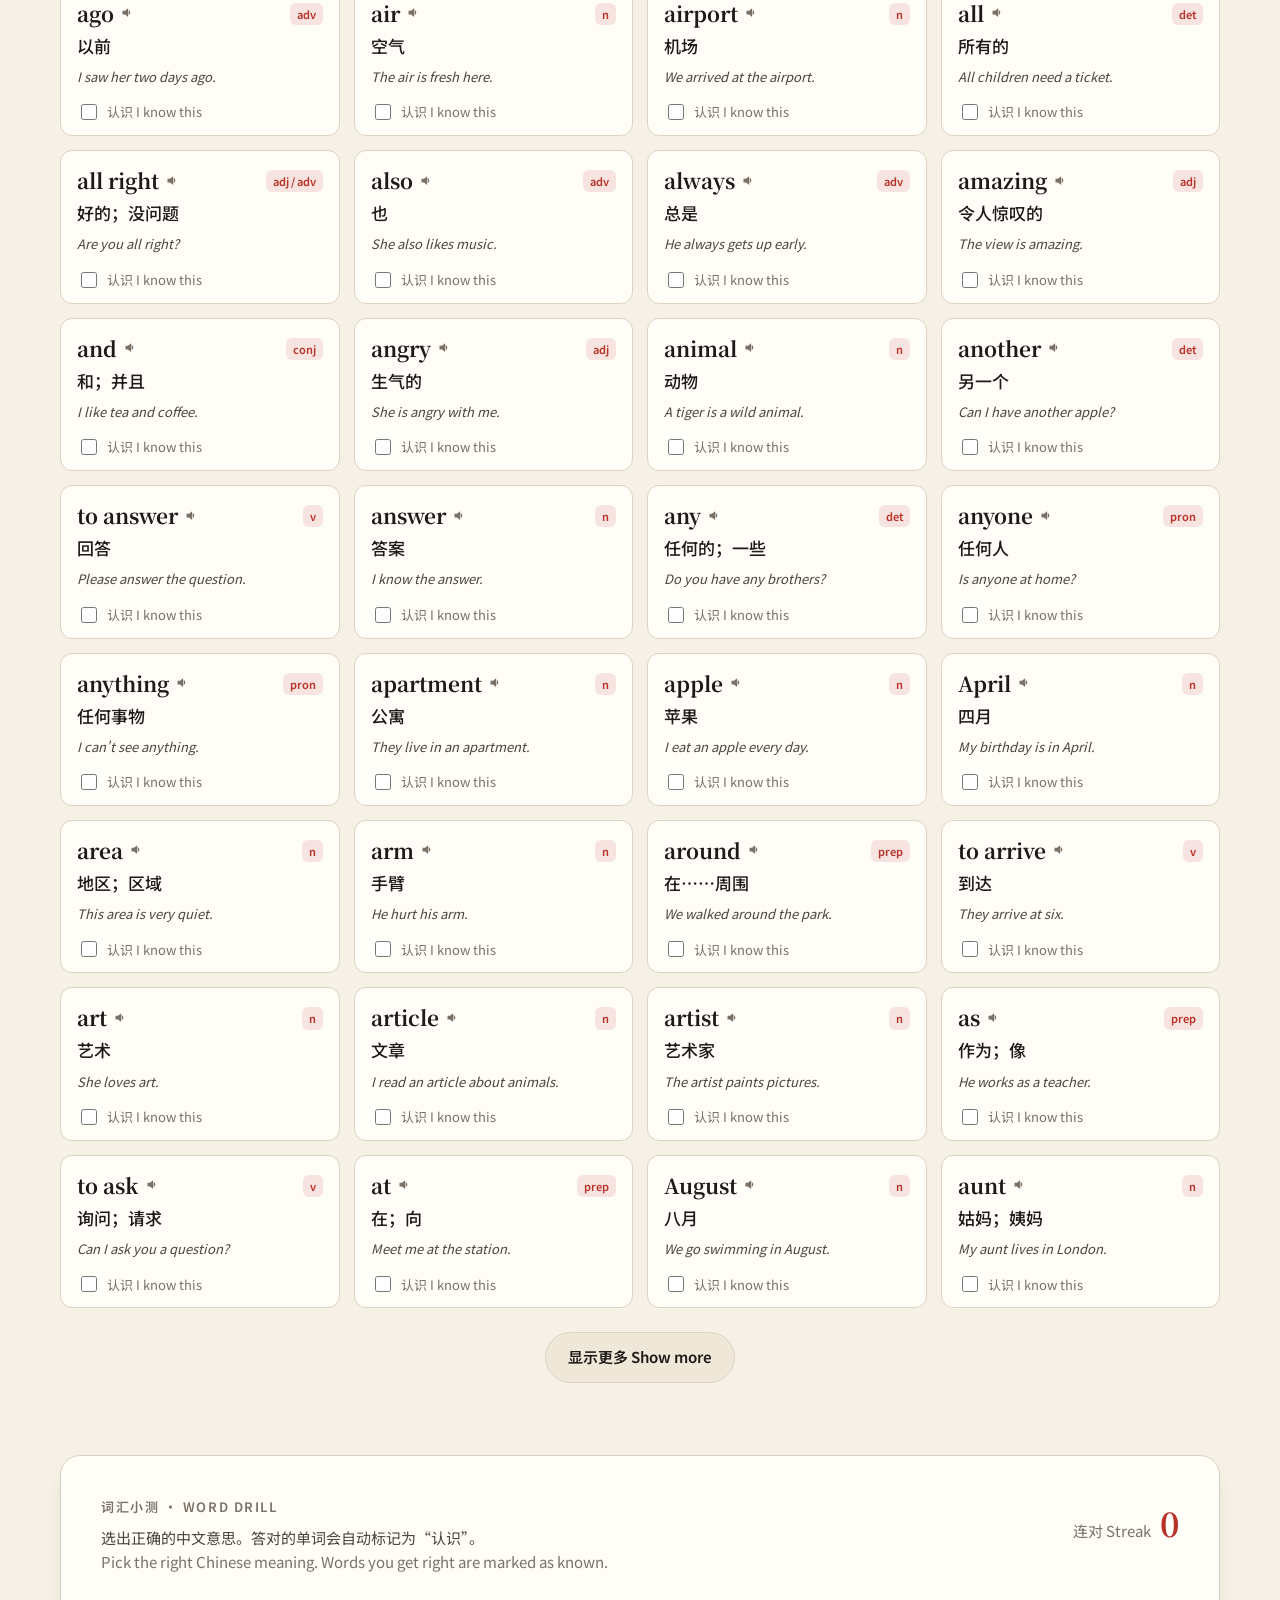
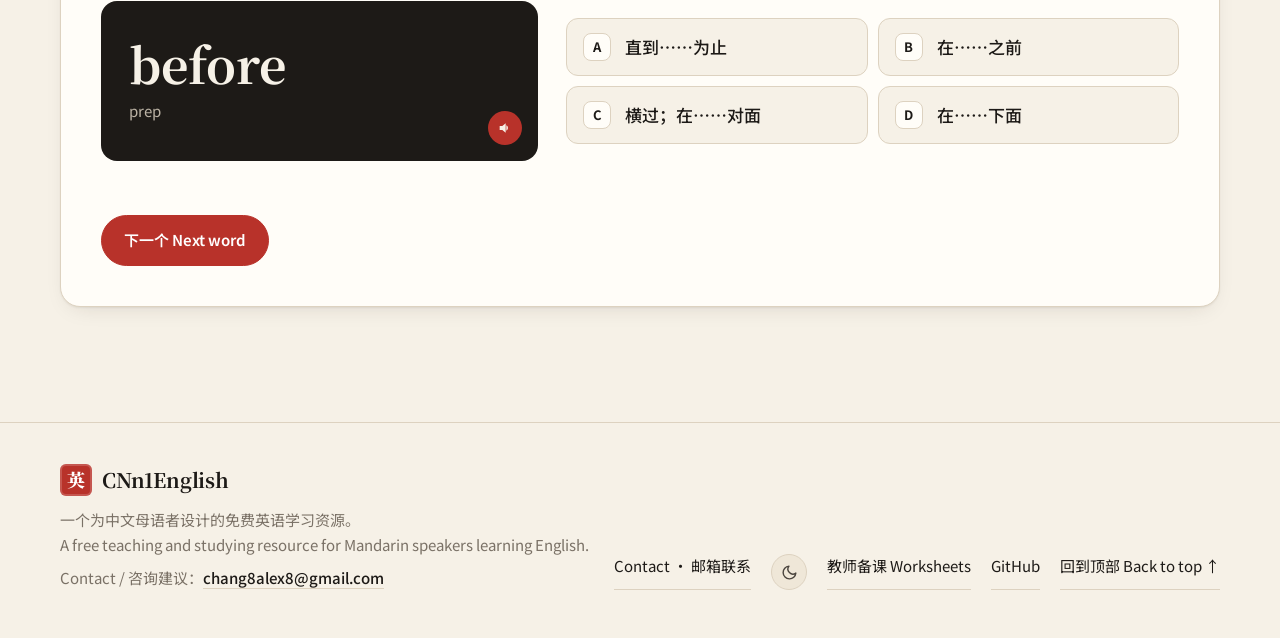
<file: vocab.html>
<!doctype html>
<html lang="zh-Hans">
<head>
  <meta charset="utf-8">
  <meta name="viewport" content="width=device-width, initial-scale=1">
  <title>核心词汇库 · Vocabulary (A1 / A2) | CNn1English</title>
  <meta name="description" content="A teaching and studying resource for Mandarin speakers to learn English. 为中文母语者设计的英语学习资源。">
  <link rel="icon" href="data:image/svg+xml,%3Csvg xmlns='http://www.w3.org/2000/svg' viewBox='0 0 32 32'%3E%3Crect width='32' height='32' rx='6' fill='%23b8322a'/%3E%3Ctext x='16' y='23' font-size='19' text-anchor='middle' fill='%23fff' font-family='serif'%3E英%3C/text%3E%3C/svg%3E">
  <link rel="preconnect" href="https://fonts.googleapis.com">
  <link rel="preconnect" href="https://fonts.gstatic.com" crossorigin>
  <link href="https://api.fontshare.com/v2/css?f[]=zodiak@400,700&f[]=general-sans@400,500,600&display=swap" rel="stylesheet">
  <link href="https://fonts.googleapis.com/css2?family=Caveat:wght@600;700&family=Dancing+Script:wght@600;700&family=Edu+SA+Beginner:wght@500;700&family=Noto+Sans+SC:wght@400;500;700&family=Noto+Serif+SC:wght@600;900&display=swap" rel="stylesheet">
  <link rel="stylesheet" href="assets/style.css">
  <script>
    (function() {
      try {
        var saved = localStorage.getItem("cn1_theme");
        var prefersDark = window.matchMedia && window.matchMedia("(prefers-color-scheme: dark)").matches;
        if (saved === "dark" || (!saved && prefersDark)) {
          document.documentElement.setAttribute("data-theme", "dark");
        } else {
          document.documentElement.setAttribute("data-theme", "light");
        }
      } catch (e) {}
    })();
  </script>
</head>
<body>
  <a class="skip" href="#main">Skip to content · 跳到正文</a>
  <header class="site-header" id="top">
    <div class="header-top">
      <a class="brand" href="index.html" aria-label="CNn1English home">
        <span class="seal" aria-hidden="true">英</span>
        <span class="brand-name">CNn1English</span>
      </a>
      <div class="header-actions">
        <a href="teachers.html" class="nav-btn-teachers" title="Worksheet Generator for Teachers">
          <span class="badge-tag">Teachers</span> 教师备课专区
        </a>
        <button type="button" class="theme-toggle" id="theme-toggle" aria-label="Toggle dark mode" title="Toggle dark/light mode">
          <svg class="theme-icon-sun" viewBox="0 0 24 24" aria-hidden="true">
            <circle cx="12" cy="12" r="5"></circle>
            <path d="M12 1v2M12 21v2M4.22 4.22l1.42 1.42M18.36 18.36l1.42 1.42M1 12h2M21 12h2M4.22 19.78l1.42-1.42M18.36 5.64l1.42-1.42"></path>
          </svg>
          <svg class="theme-icon-moon" viewBox="0 0 24 24" aria-hidden="true">
            <path d="M21 12.79A9 9 0 1 1 11.21 3 7 7 0 0 0 21 12.79z"></path>
          </svg>
        </button>
      </div>
    </div>
    <nav class="nav" aria-label="Main">
      <a href="index.html">首页 <span>Home</span></a>
      <a href="sounds.html">发音 <span>Sounds</span></a>
      <a href="writing.html">书写 <span>Writing</span></a>
      <a href="vocab.html" class="active">词汇 <span>Words</span></a>
      <a href="dialogues.html">对话 <span>Dialogues</span></a>
      <a href="reading.html">阅读 <span>Reading</span></a>
      <a href="listening.html">听力 <span>Listening</span></a>
      <a href="phrases.html">短语 <span>Phrases</span></a>
      <a href="phrasal-verbs.html">动词短语 <span>Phrasal</span></a>
      <a href="grammar.html">语法 <span>Grammar</span></a>
      <a href="mistakes.html">纠错 <span>Fixes</span></a>
      <a href="practice.html">练习 <span>Practice</span></a>
    </nav>
  </header>
  <main id="main">
    <div class="page-breadcrumb wrap">
      <a href="index.html">← 首页 Home</a> <span class="sep">/</span> <span class="cur-page">核心词汇库 · Vocabulary (A1 / A2)</span>
    </div>
<!-- VOCAB -->
    <section class="section section-vocab" id="vocab">
      <div class="wrap">
        <header class="section-head">
          <p class="section-num">03</p>
          <div>
            <h2>核心词汇 <span class="h-en">Vocabulary (A1 / A2)</span></h2>
            <p class="section-intro">欧洲语言共同参考框架（CEFR）等级词汇库。当前级别共收录 <b id="vocab-total">0</b> 个单词，包含中文释义、例句与标准发音。点击单词听读音，勾选“认识”记录进度。<br><span class="en-note">CEFR A1 and A2 vocabulary lists with Chinese definitions, examples, audio, and progress tracking.</span></p>
          </div>
        </header>

        <div class="level-tabs" role="tablist" aria-label="Vocabulary level">
          <button type="button" class="tab-btn active" role="tab" aria-selected="true" data-level="a1">
            A1 入门核心 <span class="count-badge" id="tab-count-a1">1025</span>
          </button>
          <button type="button" class="tab-btn" role="tab" aria-selected="false" data-level="a2">
            A2 初级进阶 <span class="count-badge" id="tab-count-a2">862</span>
          </button>
        </div>

        <div class="vocab-progress">
          <div class="vp-text"><b id="vp-known">0</b> / <span id="vp-total">0</span> 已掌握 · known</div>
          <div class="vp-bar"><span id="vp-bar"></span></div>
        </div>

        <div class="vocab-tools">
          <label class="search">
            <svg viewBox="0 0 24 24" aria-hidden="true"><path d="M10.5 3a7.5 7.5 0 0 1 5.96 12.05l4.25 4.24-1.42 1.42-4.24-4.25A7.5 7.5 0 1 1 10.5 3zm0 2a5.5 5.5 0 1 0 0 11 5.5 5.5 0 0 0 0-11z"/></svg>
            <input type="search" id="vocab-search" placeholder="搜索单词 · Search words" aria-label="Search words">
          </label>
          <select id="vocab-pos" aria-label="Part of speech"></select>
          <label class="check"><input type="checkbox" id="vocab-unknown"> 只看未掌握 Hide known</label>
        </div>
        <div class="letters" id="vocab-letters" role="group" aria-label="Filter by letter"></div>

        <p class="vocab-count" id="vocab-count" aria-live="polite"></p>
        <div class="vocab-grid" id="vocab-grid"></div>
        <div class="vocab-more"><button type="button" class="btn btn-ghost" id="vocab-more">显示更多 Show more</button></div>

        <div class="drill" id="drill">
          <div class="drill-head">
            <div>
              <p class="card-label">词汇小测 · Word drill</p>
              <p class="drill-sub">选出正确的中文意思。答对的单词会自动标记为“认识”。<br><span class="en-note">Pick the right Chinese meaning. Words you get right are marked as known.</span></p>
            </div>
            <p class="drill-streak">连对 Streak <b id="drill-streak">0</b></p>
          </div>
          <div class="drill-body">
            <div class="drill-word">
              <p class="drill-en" id="drill-en">—</p>
              <p class="drill-pos" id="drill-pos"></p>
              <button type="button" class="speak mini" id="drill-speak" aria-label="Listen">
                <svg viewBox="0 0 24 24" aria-hidden="true"><path d="M4 9v6h4l5 4V5L8 9H4zm12.5 3a4.5 4.5 0 0 0-2.5-4v8a4.5 4.5 0 0 0 2.5-4z"/></svg>
              </button>
            </div>
            <div class="drill-opts" id="drill-opts"></div>
          </div>
          <p class="drill-ex" id="drill-ex"></p>
          <button type="button" class="btn btn-primary" id="drill-next">下一个 Next word</button>
        </div>
      </div>
    </section>
  </main>
  <footer class="site-footer">
    <div class="wrap footer-inner">
      <div>
        <p class="brand"><span class="seal" aria-hidden="true">英</span><span class="brand-name">CNn1English</span></p>
        <p class="foot-note">一个为中文母语者设计的免费英语学习资源。<br>A free teaching and studying resource for Mandarin speakers learning English.</p>
        <p class="foot-contact">Contact / 咨询建议：<a href="mailto:chang8alex8@gmail.com">chang8alex8@gmail.com</a></p>
      </div>
      <p class="foot-links">
        <a href="mailto:chang8alex8@gmail.com">Contact · 邮箱联系</a>
        <button type="button" class="theme-toggle" id="footer-theme-toggle" aria-label="Toggle dark mode">
          <svg class="theme-icon-sun" viewBox="0 0 24 24" aria-hidden="true"><circle cx="12" cy="12" r="5"></circle><path d="M12 1v2M12 21v2M4.22 4.22l1.42 1.42M18.36 18.36l1.42 1.42M1 12h2M21 12h2M4.22 19.78l1.42-1.42M18.36 5.64l1.42-1.42"></path></svg>
          <svg class="theme-icon-moon" viewBox="0 0 24 24" aria-hidden="true"><path d="M21 12.79A9 9 0 1 1 11.21 3 7 7 0 0 0 21 12.79z"></path></svg>
          <span class="theme-toggle-text">Dark</span>
        </button>
        <a href="teachers.html">教师备课 Worksheets</a>
        <a href="https://github.com/chanAle-lab/CNn1English.github.io-">GitHub</a>
        <a href="#top">回到顶部 Back to top ↑</a>
      </p>
    </div>
  </footer>

  <script src="assets/data.js"></script>
  <script src="assets/vocab-a1.js"></script>
  <script src="assets/vocab-a2.js"></script>
  <script src="assets/lessons.js"></script>
  <script src="assets/writing.js"></script>
  <script src="assets/app.js"></script>
</body>
</html>
</file>
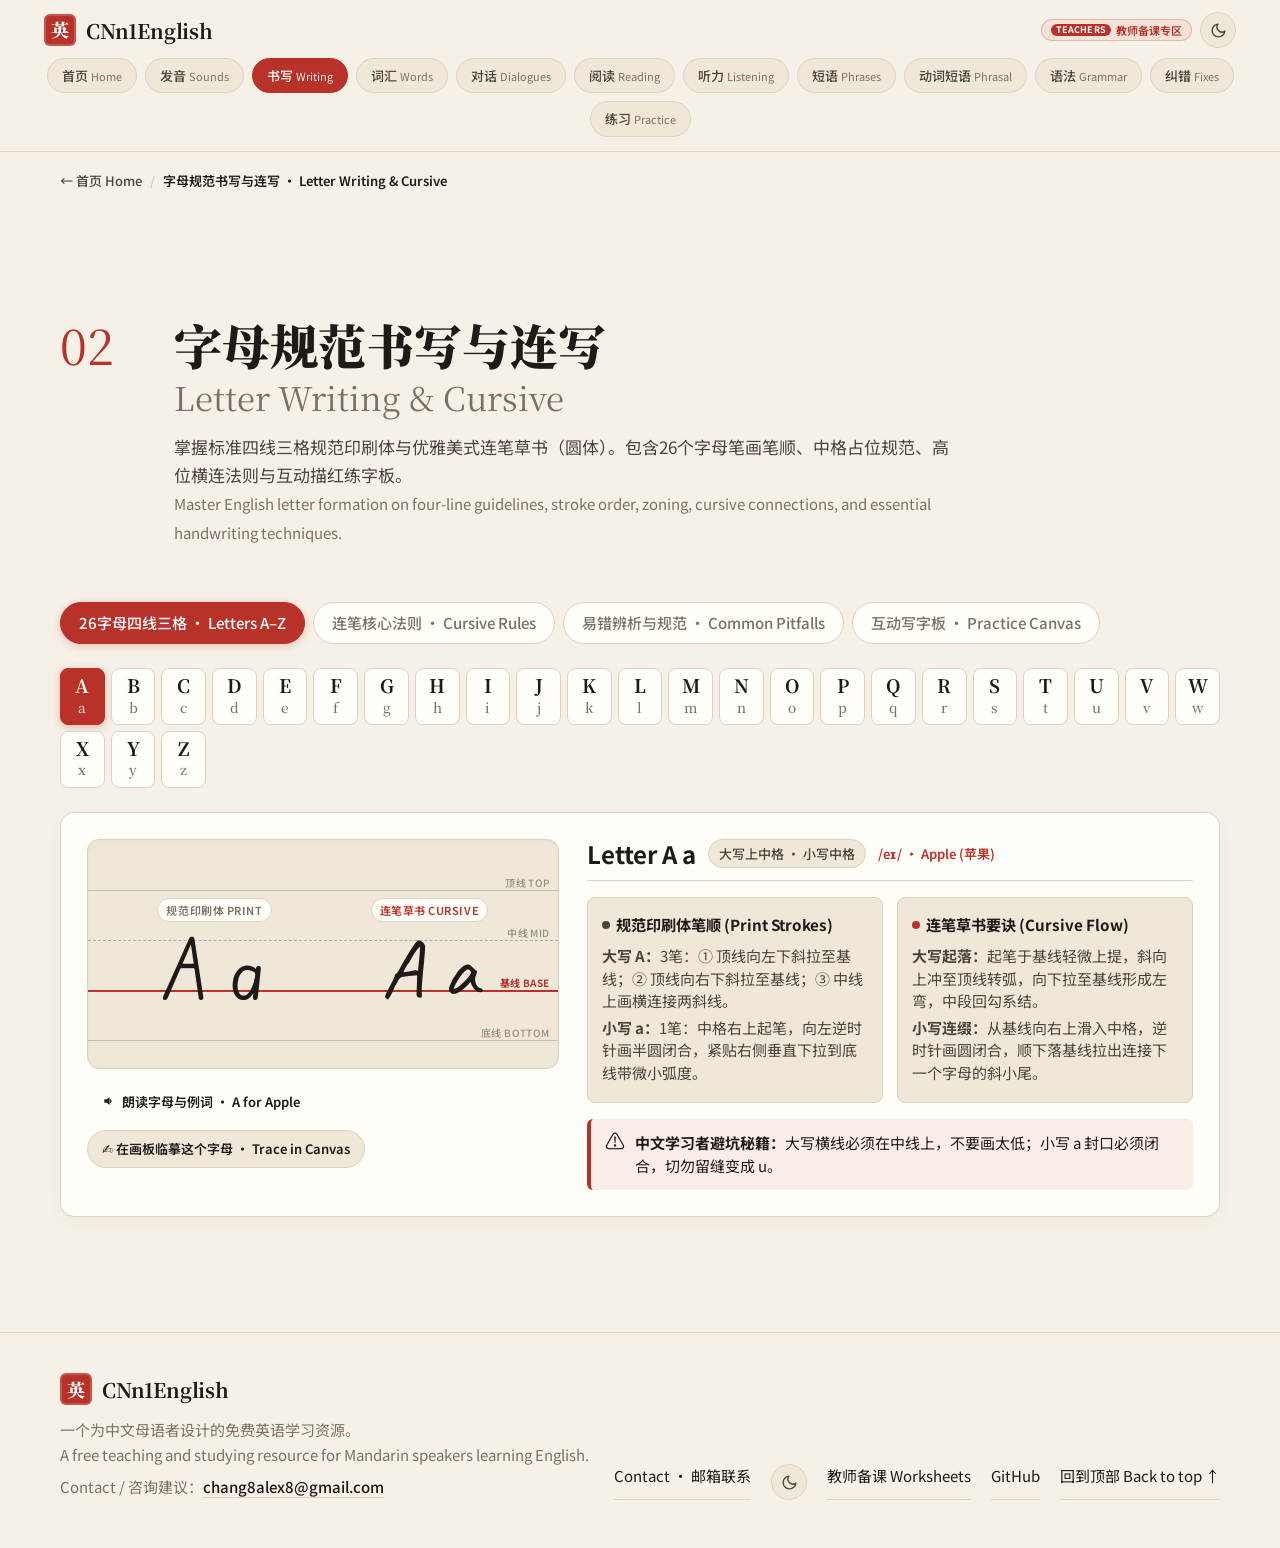
<file: writing.html>
<!doctype html>
<html lang="zh-Hans">
<head>
  <meta charset="utf-8">
  <meta name="viewport" content="width=device-width, initial-scale=1">
  <title>字母规范书写与连写 · Letter Writing & Cursive | CNn1English</title>
  <meta name="description" content="A teaching and studying resource for Mandarin speakers to learn English. 为中文母语者设计的英语学习资源。">
  <link rel="icon" href="data:image/svg+xml,%3Csvg xmlns='http://www.w3.org/2000/svg' viewBox='0 0 32 32'%3E%3Crect width='32' height='32' rx='6' fill='%23b8322a'/%3E%3Ctext x='16' y='23' font-size='19' text-anchor='middle' fill='%23fff' font-family='serif'%3E英%3C/text%3E%3C/svg%3E">
  <link rel="preconnect" href="https://fonts.googleapis.com">
  <link rel="preconnect" href="https://fonts.gstatic.com" crossorigin>
  <link href="https://api.fontshare.com/v2/css?f[]=zodiak@400,700&f[]=general-sans@400,500,600&display=swap" rel="stylesheet">
  <link href="https://fonts.googleapis.com/css2?family=Caveat:wght@600;700&family=Dancing+Script:wght@600;700&family=Edu+SA+Beginner:wght@500;700&family=Noto+Sans+SC:wght@400;500;700&family=Noto+Serif+SC:wght@600;900&display=swap" rel="stylesheet">
  <link rel="stylesheet" href="assets/style.css">
  <script>
    (function() {
      try {
        var saved = localStorage.getItem("cn1_theme");
        var prefersDark = window.matchMedia && window.matchMedia("(prefers-color-scheme: dark)").matches;
        if (saved === "dark" || (!saved && prefersDark)) {
          document.documentElement.setAttribute("data-theme", "dark");
        } else {
          document.documentElement.setAttribute("data-theme", "light");
        }
      } catch (e) {}
    })();
  </script>
</head>
<body>
  <a class="skip" href="#main">Skip to content · 跳到正文</a>
  <header class="site-header" id="top">
    <div class="header-top">
      <a class="brand" href="index.html" aria-label="CNn1English home">
        <span class="seal" aria-hidden="true">英</span>
        <span class="brand-name">CNn1English</span>
      </a>
      <div class="header-actions">
        <a href="teachers.html" class="nav-btn-teachers" title="Worksheet Generator for Teachers">
          <span class="badge-tag">Teachers</span> 教师备课专区
        </a>
        <button type="button" class="theme-toggle" id="theme-toggle" aria-label="Toggle dark mode" title="Toggle dark/light mode">
          <svg class="theme-icon-sun" viewBox="0 0 24 24" aria-hidden="true">
            <circle cx="12" cy="12" r="5"></circle>
            <path d="M12 1v2M12 21v2M4.22 4.22l1.42 1.42M18.36 18.36l1.42 1.42M1 12h2M21 12h2M4.22 19.78l1.42-1.42M18.36 5.64l1.42-1.42"></path>
          </svg>
          <svg class="theme-icon-moon" viewBox="0 0 24 24" aria-hidden="true">
            <path d="M21 12.79A9 9 0 1 1 11.21 3 7 7 0 0 0 21 12.79z"></path>
          </svg>
        </button>
      </div>
    </div>
    <nav class="nav" aria-label="Main">
      <a href="index.html">首页 <span>Home</span></a>
      <a href="sounds.html">发音 <span>Sounds</span></a>
      <a href="writing.html" class="active">书写 <span>Writing</span></a>
      <a href="vocab.html">词汇 <span>Words</span></a>
      <a href="dialogues.html">对话 <span>Dialogues</span></a>
      <a href="reading.html">阅读 <span>Reading</span></a>
      <a href="listening.html">听力 <span>Listening</span></a>
      <a href="phrases.html">短语 <span>Phrases</span></a>
      <a href="phrasal-verbs.html">动词短语 <span>Phrasal</span></a>
      <a href="grammar.html">语法 <span>Grammar</span></a>
      <a href="mistakes.html">纠错 <span>Fixes</span></a>
      <a href="practice.html">练习 <span>Practice</span></a>
    </nav>
  </header>
  <main id="main">
    <div class="page-breadcrumb wrap">
      <a href="index.html">← 首页 Home</a> <span class="sep">/</span> <span class="cur-page">字母规范书写与连写 · Letter Writing & Cursive</span>
    </div>
<!-- WRITING & CURSIVE -->
    <section class="section section-writing" id="writing">
      <div class="wrap">
        <header class="section-head">
          <p class="section-num">02</p>
          <div>
            <h2>字母规范书写与连写 <span class="h-en">Letter Writing &amp; Cursive</span></h2>
            <p class="section-intro">掌握标准四线三格规范印刷体与优雅美式连笔草书（圆体）。包含26个字母笔画笔顺、中格占位规范、高位横连法则与互动描红练字板。<br><span class="en-note">Master English letter formation on four-line guidelines, stroke order, zoning, cursive connections, and essential handwriting techniques.</span></p>
          </div>
        </header>

        <!-- Sub-navigation tabs -->
        <div class="writing-tabs" role="tablist" aria-label="Writing sections">
          <button type="button" class="tab-btn active" role="tab" aria-selected="true" data-tab="letters">
            26字母四线三格 · Letters A–Z
          </button>
          <button type="button" class="tab-btn" role="tab" aria-selected="false" data-tab="cursive">
            连笔核心法则 · Cursive Rules
          </button>
          <button type="button" class="tab-btn" role="tab" aria-selected="false" data-tab="pitfalls">
            易错辨析与规范 · Common Pitfalls
          </button>
          <button type="button" class="tab-btn" role="tab" aria-selected="false" data-tab="canvas">
            互动写字板 · Practice Canvas
          </button>
        </div>

        <!-- TAB 1: 26 Letters & 4-Line Grid Explorer -->
        <div class="writing-tab-panel active" id="panel-letters">
          <div class="letter-picker" id="letter-picker" aria-label="Select letter"></div>
          <div class="letter-card" id="letter-card"></div>
        </div>

        <!-- TAB 2: Cursive Joining Rules & Word Gallery -->
        <div class="writing-tab-panel" id="panel-cursive" hidden>
          <div class="cursive-rules-grid" id="cursive-rules-grid"></div>
          <div class="cursive-showcase">
            <div class="cursive-showcase-head">
              <h3>高频连笔词汇与签名演示 <span class="h-en">Cursive Words &amp; Signatures</span></h3>
              <p>点击小喇叭听纯正读音，或点击“在画板临摹”一键将单词载入下方练字板进行描红。</p>
            </div>
            <div class="cursive-words-grid" id="cursive-words-grid"></div>
          </div>
        </div>

        <!-- TAB 3: Common Pitfalls & Guidelines -->
        <div class="writing-tab-panel" id="panel-pitfalls" hidden>
          <div class="pitfalls-grid" id="pitfalls-grid"></div>
          <div class="fourline-anatomy">
            <h3>四线三格标准占格图解 <span class="h-en">The 4-Line 3-Space System</span></h3>
            <div class="anatomy-visual">
              <div class="anatomy-zone zone-upper">
                <span class="zone-tag">上格 Upper Zone</span>
                <span class="zone-letters">b, d, f, h, k, l, t 及全部大写字母 A–Z</span>
              </div>
              <div class="anatomy-zone zone-middle">
                <span class="zone-tag">中格 Middle Zone (核心基石)</span>
                <span class="zone-letters">a, c, e, m, n, o, r, s, u, v, w, x, z (严格紧贴中线与基线)</span>
              </div>
              <div class="anatomy-zone zone-lower">
                <span class="zone-tag">下格 Lower Zone (下垂字母)</span>
                <span class="zone-letters">g, j, p, q, y (尾部深入下格)</span>
              </div>
            </div>
          </div>
        </div>

        <!-- TAB 4: Interactive Practice Board (Canvas) -->
        <div class="writing-tab-panel" id="panel-canvas" hidden>
          <div class="canvas-workspace">
            <div class="canvas-toolbar">
              <div class="tool-group">
                <span class="tool-label">描红底样:</span>
                <select id="canvas-trace-select" class="canvas-select" aria-label="Select letter or word to trace"></select>
                <button type="button" class="btn-tool active" id="canvas-toggle-trace">底样: 开</button>
                <button type="button" class="btn-tool" id="canvas-font-mode">字体: 连笔草书</button>
              </div>

              <div class="tool-group">
                <span class="tool-label">笔刷:</span>
                <div class="color-swatches" id="color-swatches">
                  <button type="button" class="color-btn active" data-color="#18181b" style="background:#18181b;" title="墨黑"></button>
                  <button type="button" class="color-btn" data-color="#1d4ed8" style="background:#1d4ed8;" title="圆珠笔蓝"></button>
                  <button type="button" class="color-btn" data-color="#b8322a" style="background:#b8322a;" title="中国红"></button>
                  <button type="button" class="color-btn" data-color="#4b5563" style="background:#4b5563;" title="铅笔灰"></button>
                </div>
                <label class="slider-label">粗细
                  <input type="range" id="pen-size" min="2" max="10" value="4">
                </label>
              </div>

              <div class="tool-group actions">
                <button type="button" class="btn-tool" id="canvas-undo" title="撤回上一笔">
                  <svg viewBox="0 0 24 24" class="tool-icon"><path d="M12.5 8c-2.65 0-5.05.99-6.9 2.6L2 7v9h9l-3.62-3.62c1.39-1.16 3.16-1.88 5.12-1.88 3.54 0 6.55 2.31 7.6 5.5l2.37-.78C21.08 11.03 17.15 8 12.5 8z"/></svg>
                  撤回 Undo
                </button>
                <button type="button" class="btn-tool" id="canvas-clear" title="清空画板">
                  <svg viewBox="0 0 24 24" class="tool-icon"><path d="M6 19c0 1.1.9 2 2 2h8c1.1 0 2-.9 2-2V7H6v12zM19 4h-3.5l-1-1h-5l-1 1H5v2h14V4z"/></svg>
                  清空 Clear
                </button>
                <button type="button" class="btn-tool btn-primary-tool" id="canvas-save" title="保存我的书写为高清图片">
                  <svg viewBox="0 0 24 24" class="tool-icon"><path d="M19.35 10.04C18.67 6.59 15.64 4 12 4 9.11 4 6.6 5.64 5.35 8.04 2.34 8.36 0 10.91 0 14c0 3.31 2.69 6 6 6h13c2.76 0 5-2.24 5-5 0-2.64-2.05-4.78-4.65-4.96zM17 13l-5 5-5-5h3V9h4v4h3z"/></svg>
                  保存字帖 Save
                </button>
              </div>
            </div>

            <div class="canvas-wrapper">
              <canvas id="practice-canvas" width="1000" height="380"></canvas>
              <div class="canvas-hint">支持鼠标、触控屏及 Apple Pencil / 手写笔临摹书写 · Touch, Stylus &amp; Mouse enabled</div>
            </div>
          </div>
        </div>
      </div>
    </section>
  </main>
  <footer class="site-footer">
    <div class="wrap footer-inner">
      <div>
        <p class="brand"><span class="seal" aria-hidden="true">英</span><span class="brand-name">CNn1English</span></p>
        <p class="foot-note">一个为中文母语者设计的免费英语学习资源。<br>A free teaching and studying resource for Mandarin speakers learning English.</p>
        <p class="foot-contact">Contact / 咨询建议：<a href="mailto:chang8alex8@gmail.com">chang8alex8@gmail.com</a></p>
      </div>
      <p class="foot-links">
        <a href="mailto:chang8alex8@gmail.com">Contact · 邮箱联系</a>
        <button type="button" class="theme-toggle" id="footer-theme-toggle" aria-label="Toggle dark mode">
          <svg class="theme-icon-sun" viewBox="0 0 24 24" aria-hidden="true"><circle cx="12" cy="12" r="5"></circle><path d="M12 1v2M12 21v2M4.22 4.22l1.42 1.42M18.36 18.36l1.42 1.42M1 12h2M21 12h2M4.22 19.78l1.42-1.42M18.36 5.64l1.42-1.42"></path></svg>
          <svg class="theme-icon-moon" viewBox="0 0 24 24" aria-hidden="true"><path d="M21 12.79A9 9 0 1 1 11.21 3 7 7 0 0 0 21 12.79z"></path></svg>
          <span class="theme-toggle-text">Dark</span>
        </button>
        <a href="teachers.html">教师备课 Worksheets</a>
        <a href="https://github.com/chanAle-lab/CNn1English.github.io-">GitHub</a>
        <a href="#top">回到顶部 Back to top ↑</a>
      </p>
    </div>
  </footer>

  <script src="assets/data.js"></script>
  <script src="assets/vocab-a1.js"></script>
  <script src="assets/vocab-a2.js"></script>
  <script src="assets/lessons.js"></script>
  <script src="assets/writing.js"></script>
  <script src="assets/app.js"></script>
</body>
</html>
</file>
<file: assets/style.css>
:root {
  --paper: #f6f1e7;
  --paper-2: #efe7d8;
  --card: #fffdf8;
  --ink: #1d1a17;
  --ink-2: #4a443d;
  --muted: #7a7166;
  --line: #ddd2c0;
  --red: #b8322a;
  --red-deep: #8f241e;
  --jade: #2f6b55;
  --jade-soft: #e3efe8;
  --red-soft: #f7e3df;

  --font-display: "Zodiak", "Noto Serif SC", Georgia, serif;
  --font-zh-display: "Noto Serif SC", "Songti SC", serif;
  --font-body: "General Sans", "Noto Sans SC", "PingFang SC", system-ui, sans-serif;

  --text-xs: clamp(0.75rem, 0.72rem + 0.15vw, 0.8125rem);
  --text-sm: clamp(0.875rem, 0.85rem + 0.15vw, 0.9375rem);
  --text-base: clamp(1rem, 0.97rem + 0.15vw, 1.0625rem);
  --text-lg: clamp(1.125rem, 1.05rem + 0.35vw, 1.3rem);
  --text-xl: clamp(1.5rem, 1.25rem + 1vw, 2.1rem);
  --text-2xl: clamp(2rem, 1.5rem + 2vw, 3rem);
  --text-hero: clamp(2.6rem, 1.6rem + 4.4vw, 5.2rem);

  --radius: 14px;
  --shadow: 0 1px 2px rgba(40, 30, 20, .06), 0 8px 24px -12px rgba(40, 30, 20, .18);
  --ease: cubic-bezier(.2, .7, .2, 1);
}

/* Dark theme variables */
[data-theme="dark"] {
  --paper: #131210;
  --paper-2: #1c1a17;
  --card: #201e1a;
  --ink: #f1ebd8;
  --ink-2: #c6bea7;
  --muted: #8c8371;
  --line: #332f28;
  --red: #e25b52;
  --red-deep: #f27269;
  --jade: #50ab89;
  --jade-soft: #193126;
  --red-soft: #381a17;

  --shadow: 0 1px 3px rgba(0, 0, 0, .4), 0 8px 24px -10px rgba(0, 0, 0, .6);
}

/* Dark mode specific component adjustments */
[data-theme="dark"] .section-alt {
  background: var(--paper-2);
}
[data-theme="dark"] .section-ink {
  background: #0d0c0a;
  color: var(--ink);
  border-top: 1px solid var(--line);
  border-bottom: 1px solid var(--line);
}
[data-theme="dark"] .section-ink .h-en,
[data-theme="dark"] .section-ink .en-note,
[data-theme="dark"] .section-ink .section-intro {
  color: var(--muted);
}
[data-theme="dark"] .fix {
  background: #181613;
  border: 1px solid var(--line);
  border-radius: 14px;
}
[data-theme="dark"] .face.back {
  background: #28241f;
  color: var(--ink);
  border-color: var(--line);
}
[data-theme="dark"] .speak {
  background: var(--card);
  color: var(--ink);
  border: 1px solid var(--line);
}
[data-theme="dark"] .speak:hover {
  background: var(--red);
  color: #fff;
  border-color: var(--red);
}
[data-theme="dark"] .mode-btn.active {
  background: var(--red);
  color: #fff;
  border-color: var(--red);
}
[data-theme="dark"] .opt.correct {
  background: var(--jade-soft);
  border-color: var(--jade);
  color: #72cfab;
}
[data-theme="dark"] .opt.wrong {
  background: var(--red-soft);
  border-color: var(--red);
  color: #fca5a5;
}
[data-theme="dark"] .opt:hover:not(:disabled) {
  border-color: var(--ink);
  background: var(--paper-2);
}
[data-theme="dark"] .phv-opt-btn:hover:not(:disabled) {
  border-color: var(--ink);
  background: var(--paper-2);
}
[data-theme="dark"] .phv-tag.up { background: rgba(251, 146, 60, 0.15); color: #fdba74; border-color: rgba(251, 146, 60, 0.3); }
[data-theme="dark"] .phv-tag.off { background: rgba(248, 113, 113, 0.15); color: #fca5a5; border-color: rgba(248, 113, 113, 0.3); }
[data-theme="dark"] .phv-tag.out { background: rgba(96, 165, 250, 0.15); color: #93c5fd; border-color: rgba(96, 165, 250, 0.3); }
[data-theme="dark"] .phv-tag.down { background: rgba(74, 222, 128, 0.15); color: #86efac; border-color: rgba(74, 222, 128, 0.3); }
[data-theme="dark"] .phv-tag.other { background: rgba(192, 132, 252, 0.15); color: #d8b4fe; border-color: rgba(192, 132, 252, 0.3); }
[data-theme="dark"] #vocab-pos option { background: var(--card); color: var(--ink); }
[data-theme="dark"] .toast { background: #28241f; color: var(--ink); border: 1px solid var(--line); box-shadow: var(--shadow); }

/* Theme Toggle Button */
.theme-toggle {
  display: grid;
  place-items: center;
  width: 36px;
  height: 36px;
  border-radius: 50%;
  padding: 0;
  background: var(--paper-2);
  border: 1px solid var(--line);
  color: var(--ink-2);
  cursor: pointer;
  transition: all .2s var(--ease);
  flex-shrink: 0;
  user-select: none;
}
.theme-toggle:hover {
  background: var(--card);
  border-color: var(--ink);
  color: var(--ink);
  transform: translateY(-1px);
}
.theme-toggle svg {
  width: 17px;
  height: 17px;
  fill: none;
  stroke: currentColor;
  stroke-width: 2;
  stroke-linecap: round;
  stroke-linejoin: round;
  transition: transform .3s var(--ease);
}
.theme-icon-sun { display: none; }
.theme-icon-moon { display: block; }

[data-theme="dark"] .theme-icon-sun { display: block; stroke: #f59e0b; }
[data-theme="dark"] .theme-icon-moon { display: none; }
[data-theme="dark"] .theme-toggle {
  background: var(--card);
  border-color: var(--line);
  color: var(--ink);
}
[data-theme="dark"] .theme-toggle:hover {
  background: var(--paper-2);
  border-color: var(--muted);
}
.theme-toggle-text { display: none; }

*, *::before, *::after { box-sizing: border-box; }
html { scroll-behavior: smooth; scroll-padding-top: 115px; -webkit-text-size-adjust: 100%; }
body {
  margin: 0;
  background: var(--paper);
  color: var(--ink);
  font-family: var(--font-body);
  font-size: var(--text-base);
  line-height: 1.65;
  -webkit-font-smoothing: antialiased;
}
img, svg { display: block; max-width: 100%; }
a { color: inherit; }
button { font: inherit; color: inherit; cursor: pointer; border: none; background: transparent; }
h1, h2, h3 { margin: 0; line-height: 1.15; font-weight: 700; }
p { margin: 0; }
:focus-visible { outline: 2px solid var(--red); outline-offset: 3px; border-radius: 6px; }

.wrap { width: min(1160px, 100% - 40px); margin-inline: auto; }
.narrow { width: min(760px, 100% - 40px); }

.skip { position: absolute; left: -999px; top: 8px; background: var(--ink); color: var(--paper); padding: 8px 14px; border-radius: 8px; z-index: 100; }
.skip:focus { left: 12px; }

/* Header - Edge-to-edge full width matching media mockup */
.site-header {
  position: sticky; top: 0; z-index: 50;
  width: 100%;
  display: flex;
  flex-direction: column;
  gap: 10px;
  padding: 12px clamp(16px, 3.5vw, 44px) 14px;
  background: color-mix(in srgb, var(--paper) 92%, transparent);
  backdrop-filter: blur(12px);
  border-bottom: 1px solid var(--line);
  box-sizing: border-box;
}

.header-top {
  display: flex;
  align-items: center;
  justify-content: space-between;
  width: 100%;
}
.brand {
  display: inline-flex;
  align-items: center;
  gap: 10px;
  text-decoration: none;
  flex-shrink: 0;
}
.seal {
  display: inline-grid; place-items: center;
  width: 32px; height: 32px; border-radius: 6px;
  background: var(--red); color: #fff;
  font-family: var(--font-zh-display); font-weight: 900; font-size: 18px;
  box-shadow: inset 0 0 0 2px rgba(255,255,255,.18);
}
.brand-name {
  font-family: var(--font-display);
  font-weight: 700;
  font-size: 1.25rem;
  letter-spacing: -.01em;
}

.nav {
  display: flex;
  align-items: center;
  justify-content: center;
  gap: 8px;
  flex-wrap: wrap;
  width: 100%;
}
.nav a {
  text-decoration: none;
  font-size: var(--text-xs);
  font-weight: 500;
  padding: 6px 14px;
  border-radius: 999px;
  white-space: nowrap;
  color: var(--ink-2);
  transition: background .2s, color .2s, border-color .2s;
  background: var(--paper-2);
  border: 1px solid var(--line);
  display: inline-flex;
  align-items: center;
  justify-content: center;
}
.nav a span {
  color: var(--muted);
  font-weight: 400;
  margin-left: 3px;
  font-size: 11px;
}
.nav a:hover {
  background: var(--card);
  color: var(--ink);
  border-color: var(--ink);
}
.nav a.active {
  background: var(--red);
  color: #fff !important;
  border-color: var(--red);
}
.nav a.active span {
  color: rgba(255, 255, 255, 0.9);
}
[data-theme="dark"] .nav a {
  background: rgba(255, 255, 255, 0.06);
  border-color: rgba(255, 255, 255, 0.1);
  color: var(--ink-2);
}
[data-theme="dark"] .nav a:hover {
  background: rgba(255, 255, 255, 0.12);
  border-color: rgba(255, 255, 255, 0.25);
  color: var(--ink);
}
[data-theme="dark"] .nav a.active {
  background: var(--red);
  color: #fff !important;
  border-color: var(--red);
}
[data-theme="dark"] .nav a.active span {
  color: rgba(255, 255, 255, 0.9);
}

/* Hero */
.hero { padding: clamp(48px, 8vw, 104px) 0 48px; position: relative; overflow: hidden; }
.hero::before {
  content: "英"; position: absolute; right: -4vw; top: -6vw;
  font-family: var(--font-zh-display); font-weight: 900;
  font-size: min(48vw, 640px); line-height: 1; color: var(--ink); opacity: .035;
  pointer-events: none;
}
.hero-grid { display: grid; grid-template-columns: 1.35fr 1fr; gap: clamp(32px, 6vw, 80px); align-items: center; position: relative; }
.eyebrow { font-size: var(--text-xs); letter-spacing: .14em; text-transform: uppercase; color: var(--red); font-weight: 600; margin-bottom: 20px; }
.hero-title { font-family: var(--font-zh-display); font-weight: 900; font-size: var(--text-hero); letter-spacing: .01em; line-height: 1.12; }
.hero-title .zh { display: block; }
.hero-en { font-family: var(--font-display); font-size: var(--text-xl); color: var(--ink-2); margin-top: 18px; font-weight: 400; line-height: 1.3; }
.hero-lede { margin-top: 20px; max-width: 34em; color: var(--ink-2); }
.hero-actions { display: flex; flex-wrap: wrap; gap: 12px; margin-top: 32px; }

.btn {
  display: inline-flex; align-items: center; justify-content: center; gap: 8px;
  padding: 12px 22px; border-radius: 999px; font-weight: 600; font-size: var(--text-sm);
  text-decoration: none; border: 1px solid transparent; transition: transform .2s var(--ease), background .2s, border-color .2s, color .2s;
  background: transparent;
  color: var(--ink);
  cursor: pointer;
  font-family: inherit;
  user-select: none;
}
.btn:active { transform: translateY(1px); }
.btn-primary { background: var(--red); color: #fff !important; border-color: var(--red); }
.btn-primary:hover { background: var(--red-deep); border-color: var(--red-deep); color: #fff !important; }
.btn-ghost {
  background: var(--paper-2);
  border: 1px solid var(--line);
  color: var(--ink);
}
.btn-ghost:hover {
  background: var(--card);
  border-color: var(--ink);
  color: var(--ink);
}
[data-theme="dark"] .btn-ghost {
  background: rgba(255, 255, 255, 0.08);
  border-color: rgba(255, 255, 255, 0.16);
  color: var(--ink);
}
[data-theme="dark"] .btn-ghost:hover {
  background: rgba(255, 255, 255, 0.16);
  border-color: rgba(255, 255, 255, 0.35);
  color: #ffffff;
}

.hero-card {
  background: var(--card); border: 1px solid var(--line); border-radius: 20px;
  padding: 32px; box-shadow: var(--shadow); position: relative;
}
.hero-card::after {
  content: ""; position: absolute; inset: 10px; border: 1px dashed var(--line); border-radius: 14px; pointer-events: none;
}
.card-label { font-size: var(--text-xs); letter-spacing: .12em; text-transform: uppercase; color: var(--muted); font-weight: 600; }
.wotd-word { font-family: var(--font-display); font-size: var(--text-2xl); font-weight: 700; margin-top: 14px; letter-spacing: -.02em; line-height: 1.1; overflow-wrap: anywhere; }
.wotd-ipa { color: var(--red); font-size: var(--text-base); margin-top: 6px; }
.wotd-zh { margin-top: 14px; font-weight: 500; }
.wotd-ex { margin-top: 6px; color: var(--ink-2); font-style: italic; }
.hero-card .speak { margin-top: 22px; position: relative; z-index: 1; }

.speak {
  display: inline-flex; align-items: center; gap: 8px;
  background: var(--ink); color: var(--paper); border: 0; border-radius: 999px;
  padding: 10px 18px; font-size: var(--text-sm); font-weight: 600;
  transition: background .2s;
}
.speak svg { width: 18px; height: 18px; fill: currentColor; }
.speak:hover { background: var(--red); }
.speak.mini { width: 34px; height: 34px; padding: 0; justify-content: center; flex-shrink: 0; vertical-align: middle; }
.speak.mini svg { width: 16px; height: 16px; }
.speak.light { background: rgba(255,255,255,.12); color: #fff; }
.speak.light:hover { background: var(--red); }

.path { margin-top: clamp(48px, 7vw, 88px); }
.path-list { list-style: none; margin: 0; padding: 0; display: grid; grid-template-columns: repeat(6, 1fr); border-top: 1px solid var(--ink); }
.path-list li + li { border-left: 1px solid var(--line); }
.path-list a { display: flex; flex-direction: column; gap: 2px; padding: 18px 16px 4px; text-decoration: none; transition: background .2s; height: 100%; }
.path-list a:hover { background: var(--paper-2); }
.path-list b { font-family: var(--font-display); color: var(--red); font-size: var(--text-sm); }
.path-list span { font-weight: 700; font-size: var(--text-lg); }
.path-list small { color: var(--muted); font-size: var(--text-xs); }

/* Sections */
.section { padding: clamp(64px, 9vw, 120px) 0; }
.section-alt { background: var(--paper-2); }
.section-ink { background: var(--ink); color: var(--paper); }
.section-head { display: grid; grid-template-columns: 90px 1fr; gap: 24px; margin-bottom: clamp(32px, 5vw, 56px); }
.section-num { font-family: var(--font-display); font-size: var(--text-2xl); color: var(--red); line-height: 1; padding-top: 4px; }
.section h2 { font-family: var(--font-zh-display); font-weight: 900; font-size: var(--text-2xl); }
.h-en { display: block; font-family: var(--font-display); font-weight: 400; font-size: var(--text-xl); color: var(--muted); margin-top: 6px; }
.section-ink .h-en, .section-ink .en-note, .section-ink .section-intro { color: #bdb4a6; }
.section-intro { margin-top: 18px; max-width: 46em; color: var(--ink-2); }
.en-note { color: var(--muted); font-size: var(--text-sm); }

/* Sounds */
.sound-grid { display: grid; grid-template-columns: repeat(3, 1fr); gap: 20px; }
.sound { background: var(--card); border: 1px solid var(--line); border-radius: var(--radius); padding: 26px; display: flex; flex-direction: column; }
.sound-head { display: flex; align-items: baseline; justify-content: space-between; gap: 10px; border-bottom: 1px solid var(--line); padding-bottom: 14px; margin-bottom: 14px; }
.sound h3 { font-family: var(--font-display); font-size: var(--text-xl); }
.ipa { color: var(--red); font-weight: 500; font-size: var(--text-sm); white-space: nowrap; }
.sound-zh { font-size: var(--text-sm); }
.sound-en { font-size: var(--text-xs); color: var(--muted); margin-top: 6px; }
.pairs { list-style: none; padding: 0; margin: 18px 0 0; display: grid; gap: 8px; margin-top: auto; padding-top: 18px; }
.pairs li { display: grid; grid-template-columns: 1fr auto 1fr; align-items: center; gap: 8px; }
.vs { font-size: var(--text-xs); color: var(--muted); }
.word {
  background: var(--paper); border: 1px solid var(--line); border-radius: 10px;
  padding: 9px 10px; font-weight: 600; font-size: var(--text-sm); transition: background .2s, border-color .2s, transform .2s;
}
.word:hover { border-color: var(--ink); }
.word.ping { background: var(--red); color: #fff; border-color: var(--red); transform: scale(.97); }
.tip { margin-top: 28px; font-size: var(--text-sm); color: var(--ink-2); }
.accent-toggle { display: flex; flex-wrap: wrap; align-items: center; gap: 8px; margin-top: 14px; }
.accent-toggle button { border: 1px solid var(--ink); background: transparent; border-radius: 999px; padding: 7px 16px; font-size: var(--text-sm); font-weight: 500; }
.accent-toggle button[aria-checked="true"] { background: var(--ink); color: var(--paper); }
.rate { display: inline-flex; align-items: center; gap: 10px; font-size: var(--text-sm); color: var(--ink-2); margin-left: 8px; }
.rate input { accent-color: var(--red); width: 120px; }

/* Phrase cards */
.tabs { display: flex; gap: 8px; flex-wrap: wrap; margin-bottom: 28px; }
.tab { background: transparent; border: 1px solid var(--line); border-radius: 999px; padding: 8px 16px; font-size: var(--text-sm); font-weight: 500; transition: all .2s; }
.tab:hover { border-color: var(--ink); }
.tab[aria-selected="true"] { background: var(--red); border-color: var(--red); color: #fff; }
.cards { display: grid; grid-template-columns: repeat(3, 1fr); gap: 18px; }
.flip { position: relative; perspective: 1200px; min-height: 190px; }
.flip-inner {
  position: relative; width: 100%; height: 100%; min-height: 190px; border: 0; padding: 0; background: none;
  transform-style: preserve-3d; transition: transform .6s var(--ease); text-align: left;
}
.flip.flipped .flip-inner { transform: rotateY(180deg); }
.face {
  position: absolute; inset: 0; backface-visibility: hidden; -webkit-backface-visibility: hidden;
  border-radius: var(--radius); padding: 22px 22px 20px; display: flex; flex-direction: column; gap: 10px;
  border: 1px solid var(--line); background: var(--card);
}
.face.back { transform: rotateY(180deg); background: var(--ink); color: var(--paper); border-color: var(--ink); }
.face-tag { font-size: var(--text-xs); letter-spacing: .12em; text-transform: uppercase; color: var(--muted); font-weight: 600; }
.back .face-tag { color: #bdb4a6; }
.face-text { font-size: var(--text-lg); font-weight: 600; line-height: 1.4; }
.zh-text { font-family: var(--font-zh-display); font-size: var(--text-xl); font-weight: 600; }
.face-hint { margin-top: auto; font-size: var(--text-xs); color: var(--muted); }
.flip .speak.mini { position: absolute; right: 14px; bottom: 14px; z-index: 2; }
.flip.flipped .speak.mini { background: var(--red); }

/* Grammar */
.grammar { display: grid; grid-template-columns: 1fr 1fr; gap: 0 40px; border-top: 1px solid var(--ink); }
.g-item { border-bottom: 1px solid var(--line); }
.g-item summary { list-style: none; display: grid; grid-template-columns: 44px 1fr 24px; gap: 12px; align-items: center; padding: 20px 0; cursor: pointer; }
.g-item summary::-webkit-details-marker { display: none; }
.g-num { font-family: var(--font-display); color: var(--red); font-size: var(--text-lg); }
.g-title { font-weight: 700; font-size: var(--text-lg); line-height: 1.3; }
.g-title small { display: block; font-weight: 400; color: var(--muted); font-size: var(--text-sm); margin-top: 2px; }
.g-plus { position: relative; width: 18px; height: 18px; }
.g-plus::before, .g-plus::after { content: ""; position: absolute; left: 0; right: 0; top: 50%; height: 2px; background: var(--ink); transition: transform .25s var(--ease); }
.g-plus::after { transform: rotate(90deg); }
.g-item[open] .g-plus::after { transform: rotate(0); }
.g-body { padding: 0 0 24px 56px; }
.g-body > p { color: var(--ink-2); font-size: var(--text-sm); }
.compare { margin-top: 14px; display: grid; gap: 8px; }
.compare p { display: flex; align-items: center; gap: 10px; padding: 10px 14px; border-radius: 10px; font-size: var(--text-sm); font-weight: 500; }
.compare b { flex-shrink: 0; }
.bad { background: var(--red-soft); color: var(--red-deep); text-decoration: line-through; text-decoration-color: rgba(143,36,30,.4); }
.bad b { text-decoration: none; }
.good { background: var(--jade-soft); color: var(--jade); justify-content: space-between; }
.good .speak.mini { margin-left: auto; width: 30px; height: 30px; }

/* Fixes */
.fixes { display: grid; grid-template-columns: 1fr 1fr; gap: 1px; background: rgba(255,255,255,.12); border: 1px solid rgba(255,255,255,.12); border-radius: var(--radius); overflow: hidden; }
.fix { background: var(--ink); padding: 24px 26px; display: grid; gap: 8px; }
.fix-bad, .fix-good { display: flex; align-items: center; gap: 12px; }
.fix-bad { color: #a59c8f; text-decoration: line-through; text-decoration-color: rgba(232,120,110,.6); font-size: var(--text-sm); }
.fix-bad span { color: #e8786e; text-decoration: none; display: inline-block; }
.fix-good { font-size: var(--text-lg); font-weight: 600; color: #fff; }
.fix-good span { color: #7fc8a6; }
.fix-good .speak { margin-left: auto; }
.fix-why { font-size: var(--text-sm); color: #bdb4a6; }

/* Quiz */
.quiz { background: var(--card); border: 1px solid var(--line); border-radius: 20px; padding: clamp(24px, 4vw, 40px); box-shadow: var(--shadow); }
.quiz-top { display: flex; justify-content: space-between; font-size: var(--text-sm); color: var(--muted); font-weight: 500; }
.quiz-bar { height: 4px; background: var(--paper-2); border-radius: 4px; margin: 12px 0 28px; overflow: hidden; }
.quiz-bar span { display: block; height: 100%; width: 0; background: var(--red); transition: width .4s var(--ease); }
.quiz-q { font-family: var(--font-zh-display); font-size: var(--text-xl); font-weight: 600; line-height: 1.35; margin-bottom: 22px; }
.quiz-options { display: grid; gap: 10px; }
.opt {
  display: flex; align-items: center; gap: 14px; width: 100%; text-align: left;
  background: var(--paper); border: 1px solid var(--line); border-radius: 12px; padding: 14px 16px;
  font-size: var(--text-base); font-weight: 500; transition: border-color .2s, background .2s;
}
.opt:hover:not(:disabled) { border-color: var(--ink); }
.opt:disabled { cursor: default; }
.opt-key { display: inline-grid; place-items: center; width: 28px; height: 28px; border-radius: 8px; background: var(--card); border: 1px solid var(--line); font-size: var(--text-xs); font-weight: 700; flex-shrink: 0; }
.opt.correct { background: var(--jade-soft); border-color: var(--jade); color: var(--jade); }
.opt.correct .opt-key { background: var(--jade); color: #fff; border-color: var(--jade); }
.opt.wrong { background: var(--red-soft); border-color: var(--red); color: var(--red-deep); }
.opt.wrong .opt-key { background: var(--red); color: #fff; border-color: var(--red); }
.quiz-explain { margin-top: 18px; padding: 14px 16px; border-radius: 12px; font-size: var(--text-sm); }
.quiz-explain.ok { background: var(--jade-soft); color: var(--jade); }
.quiz-explain.no { background: var(--red-soft); color: var(--red-deep); }
#quiz-next { margin-top: 0; }
.quiz-final { font-size: var(--text-lg); color: var(--ink-2); }

/* Quiz Mode Bar & Mistakes */
.quiz-mode-bar {
  display: flex;
  gap: 10px;
  margin-bottom: 20px;
  flex-wrap: wrap;
}
.mode-btn {
  background: var(--paper);
  border: 1px solid var(--line);
  color: var(--ink-2);
  padding: 10px 16px;
  border-radius: 999px;
  font-size: var(--text-sm);
  font-weight: 600;
  cursor: pointer;
  display: inline-flex;
  align-items: center;
  gap: 8px;
  transition: all .2s;
}
.mode-btn:hover {
  border-color: var(--ink);
  color: var(--ink);
}
.mode-btn.active {
  background: var(--ink);
  color: #fff;
  border-color: var(--ink);
}
.mode-btn.active .count-badge {
  background: rgba(255, 255, 255, 0.25);
  color: #fff;
}
.quiz-mode-label {
  font-size: var(--text-xs);
  padding: 3px 8px;
  background: var(--paper);
  border: 1px solid var(--line);
  border-radius: 6px;
  color: var(--muted);
}
.quiz-actions {
  display: flex;
  align-items: center;
  gap: 12px;
  margin-top: 20px;
  flex-wrap: wrap;
}
.quiz-badge-review {
  display: inline-block;
  background: var(--red-soft);
  color: var(--red-deep);
  font-size: var(--text-xs);
  font-weight: 700;
  padding: 3px 8px;
  border-radius: 6px;
  margin-bottom: 12px;
}
.quiz-empty-box {
  text-align: center;
  padding: 36px 20px;
  color: var(--muted);
}
.quiz-empty-box h3 {
  font-size: var(--text-xl);
  color: var(--jade);
  margin-bottom: 8px;
}

/* =======================================================
   PHRASAL VERBS & IDIOMS MODULE
   ======================================================= */
.phv-module {
  display: flex;
  flex-direction: column;
  gap: 24px;
}
.phv-controls {
  display: flex;
  justify-content: space-between;
  align-items: center;
  gap: 16px;
  flex-wrap: wrap;
}
.phv-search-box input {
  width: 280px;
  max-width: 100%;
  padding: 10px 16px;
  border-radius: 999px;
  border: 1px solid var(--line);
  background: var(--card);
  font-size: var(--text-sm);
  color: var(--ink);
  outline: none;
  transition: border-color .2s;
}
.phv-search-box input:focus {
  border-color: var(--red);
}
.phv-grid {
  display: grid;
  grid-template-columns: repeat(auto-fill, minmax(320px, 1fr));
  gap: 18px;
}
.phv-card {
  background: var(--card);
  border: 1px solid var(--line);
  border-radius: 16px;
  padding: 22px;
  box-shadow: var(--shadow);
  display: flex;
  flex-direction: column;
  gap: 12px;
  transition: transform .2s, border-color .2s;
}
.phv-card:hover {
  border-color: var(--ink-2);
  transform: translateY(-2px);
}
.phv-card-top {
  display: flex;
  justify-content: space-between;
  align-items: flex-start;
  gap: 12px;
}
.phv-phrase {
  font-family: var(--font-en);
  font-size: var(--text-lg);
  font-weight: 700;
  color: var(--red-deep);
}
.phv-tag {
  font-size: 11px;
  font-weight: 700;
  padding: 2px 8px;
  border-radius: 6px;
  background: var(--paper);
  border: 1px solid var(--line);
  color: var(--muted);
  white-space: nowrap;
}
.phv-tag.up { background: #fff5eb; color: #b45309; border-color: #fed7aa; }
.phv-tag.off { background: #fef2f2; color: #b91c1c; border-color: #fecaca; }
.phv-tag.out { background: #eff6ff; color: #1d4ed8; border-color: #bfdbfe; }
.phv-tag.down { background: #f0fdf4; color: #15803d; border-color: #bbf7d0; }
.phv-tag.other { background: #faf5ff; color: #6b21a8; border-color: #e9d5ff; }

.phv-zh {
  font-weight: 600;
  font-size: var(--text-base);
  color: var(--ink);
}
.phv-logic {
  background: var(--paper);
  border-left: 3px solid var(--red);
  padding: 8px 12px;
  border-radius: 0 8px 8px 0;
  font-size: var(--text-xs);
  line-height: 1.5;
  color: var(--ink-2);
}
.phv-logic b {
  color: var(--red-deep);
}
.phv-tip {
  font-size: var(--text-xs);
  color: var(--muted);
  line-height: 1.45;
}
.phv-tip b {
  color: var(--ink);
}
.phv-ex-box {
  margin-top: auto;
  padding-top: 10px;
  border-top: 1px dashed var(--line);
  display: flex;
  flex-direction: column;
  gap: 4px;
}
.phv-ex-en-row {
  display: flex;
  align-items: center;
  justify-content: space-between;
  gap: 8px;
}
.phv-ex-en {
  font-family: var(--font-en);
  font-size: var(--text-sm);
  color: var(--ink);
  font-weight: 500;
}
.phv-speak-btn {
  background: transparent;
  border: none;
  cursor: pointer;
  color: var(--muted);
  display: inline-flex;
  align-items: center;
  padding: 4px;
  border-radius: 6px;
  transition: color .2s, background .2s;
  flex-shrink: 0;
}
.phv-speak-btn:hover {
  color: var(--red);
  background: var(--red-soft);
}
.phv-speak-btn svg {
  width: 18px;
  height: 18px;
  fill: currentColor;
}
.phv-ex-zh {
  font-size: var(--text-xs);
  color: var(--muted);
}

/* Phrasal Verb Mini Drill */
.phv-drill-box {
  background: var(--card);
  border: 1px solid var(--line);
  border-radius: 20px;
  padding: clamp(20px, 3vw, 32px);
  box-shadow: var(--shadow);
  margin-top: 12px;
}
.phv-drill-header {
  display: flex;
  justify-content: space-between;
  align-items: flex-start;
  gap: 16px;
  margin-bottom: 20px;
  flex-wrap: wrap;
}
.phv-drill-header h4 {
  font-size: var(--text-lg);
  font-weight: 700;
  margin-bottom: 4px;
}
.phv-drill-sub {
  font-size: var(--text-sm);
  color: var(--muted);
}
.phv-drill-card {
  display: flex;
  flex-direction: column;
  gap: 16px;
}
.phv-drill-prompt {
  font-weight: 600;
  color: var(--ink);
  font-size: var(--text-base);
}
.phv-drill-sentence {
  font-family: var(--font-en);
  font-size: var(--text-lg);
  font-weight: 600;
  color: var(--ink);
  background: var(--paper);
  padding: 16px 20px;
  border-radius: 12px;
  border: 1px solid var(--line);
  line-height: 1.5;
}
.phv-drill-sentence u {
  text-decoration: none;
  border-bottom: 2px dashed var(--red);
  padding: 0 4px;
  color: var(--red);
}
.phv-drill-opts {
  display: grid;
  grid-template-columns: repeat(auto-fit, minmax(160px, 1fr));
  gap: 10px;
}
.phv-opt-btn {
  background: var(--paper);
  border: 1px solid var(--line);
  border-radius: 12px;
  padding: 12px 16px;
  font-size: var(--text-base);
  font-family: var(--font-en);
  font-weight: 600;
  color: var(--ink);
  cursor: pointer;
  transition: all .2s;
  text-align: center;
}
.phv-opt-btn:hover:not(:disabled) {
  border-color: var(--ink);
  background: #fff;
}
.phv-opt-btn.correct {
  background: var(--jade-soft);
  border-color: var(--jade);
  color: var(--jade);
}
.phv-opt-btn.wrong {
  background: var(--red-soft);
  border-color: var(--red);
  color: var(--red-deep);
}
.phv-drill-feedback {
  padding: 12px 16px;
  border-radius: 10px;
  font-size: var(--text-sm);
  line-height: 1.5;
}
.phv-drill-feedback.ok { background: var(--jade-soft); color: var(--jade); }
.phv-drill-feedback.no { background: var(--red-soft); color: var(--red-deep); }

/* Footer */
.site-footer { border-top: 1px solid var(--line); padding: 40px 0 48px; }
.footer-inner { display: flex; justify-content: space-between; align-items: flex-end; gap: 24px; flex-wrap: wrap; }
.foot-note { margin-top: 12px; font-size: var(--text-sm); color: var(--muted); }
.foot-contact { margin-top: 8px; font-size: var(--text-sm); color: var(--muted); }
.foot-contact a { color: var(--ink); text-decoration: none; border-bottom: 1px solid var(--line); font-weight: 500; transition: color .2s, border-color .2s; }
.foot-contact a:hover { color: var(--red); border-color: var(--red); }
.foot-links { display: flex; gap: 20px; font-size: var(--text-sm); }
.foot-links a { text-decoration: none; border-bottom: 1px solid var(--line); }
.foot-links a:hover { border-color: var(--red); color: var(--red); }

.toast {
  position: fixed; left: 50%; bottom: 24px; transform: translate(-50%, 20px); opacity: 0;
  background: var(--ink); color: var(--paper); padding: 12px 18px; border-radius: 12px; font-size: var(--text-sm);
  transition: all .3s var(--ease); z-index: 200; max-width: calc(100% - 32px); pointer-events: none;
}
.toast.show { opacity: 1; transform: translate(-50%, 0); }

/* Vocabulary */
.level-tabs {
  display: inline-flex;
  gap: 8px;
  background: var(--paper-2);
  padding: 5px;
  border-radius: 14px;
  margin-bottom: 22px;
  border: 1px solid var(--line);
}
.tab-btn {
  display: inline-flex;
  align-items: center;
  gap: 8px;
  padding: 8px 18px;
  border: 0;
  background: transparent;
  border-radius: 10px;
  font-weight: 600;
  font-size: var(--text-sm);
  color: var(--ink-2);
  transition: all .2s var(--ease);
  cursor: pointer;
}
.tab-btn:hover { color: var(--ink); }
.tab-btn.active {
  background: var(--card);
  color: var(--ink);
  box-shadow: 0 1px 3px rgba(0,0,0,.08);
}
.count-badge {
  font-size: 11px;
  font-weight: 700;
  padding: 2px 8px;
  border-radius: 999px;
  background: var(--red-soft);
  color: var(--red);
  transition: all .2s;
}
.tab-btn.active .count-badge {
  background: var(--red);
  color: #fff;
}
.vocab-progress { display: flex; align-items: center; gap: 18px; margin-bottom: 24px; }
.vp-text { font-size: var(--text-sm); color: var(--ink-2); white-space: nowrap; }
.vp-text b { font-family: var(--font-display); font-size: var(--text-lg); color: var(--red); }
.vp-bar { flex: 1; height: 6px; background: var(--paper-2); border-radius: 6px; overflow: hidden; }
.vp-bar span { display: block; height: 100%; width: 0; background: var(--jade); transition: width .4s var(--ease); }
.vocab-tools { display: grid; grid-template-columns: 1fr auto auto; gap: 12px; align-items: center; }
.search { position: relative; display: block; }
.search svg { position: absolute; left: 14px; top: 50%; width: 18px; height: 18px; transform: translateY(-50%); fill: var(--muted); }
.search input, #vocab-pos {
  width: 100%; font: inherit; font-size: var(--text-sm); color: var(--ink);
  background: var(--card); border: 1px solid var(--line); border-radius: 999px; padding: 11px 16px;
}
.search input { padding-left: 42px; }
.search input:focus, #vocab-pos:focus { outline: none; border-color: var(--ink); }
.check { display: inline-flex; align-items: center; gap: 8px; font-size: var(--text-sm); color: var(--ink-2); white-space: nowrap; cursor: pointer; }
.check input, .vw-known input { accent-color: var(--jade); width: 16px; height: 16px; }
.letters { display: flex; flex-wrap: wrap; gap: 6px; margin-top: 16px; }
.letter { min-width: 38px; height: 38px; padding: 0 12px; border: 1px solid var(--line); background: transparent; border-radius: 10px; font-weight: 600; font-size: var(--text-sm); transition: all .2s; }
.letter:hover { border-color: var(--ink); }
.letter[aria-pressed="true"] { background: var(--ink); color: var(--paper); border-color: var(--ink); }
.vocab-count { margin: 24px 0 14px; font-size: var(--text-xs); color: var(--muted); }
.vocab-grid { display: grid; grid-template-columns: repeat(4, 1fr); gap: 14px; }
.vw { background: var(--card); border: 1px solid var(--line); border-radius: 12px; padding: 16px 16px 12px; display: flex; flex-direction: column; gap: 6px; transition: border-color .2s, background .2s; }
.vw.is-known { background: var(--jade-soft); border-color: color-mix(in srgb, var(--jade) 35%, transparent); }
.vw-top { display: flex; align-items: flex-start; justify-content: space-between; gap: 8px; }
.vw-word { display: inline-flex; align-items: center; gap: 6px; background: none; border: 0; padding: 0; font-family: var(--font-display); font-weight: 700; font-size: var(--text-lg); line-height: 1.25; text-align: left; overflow-wrap: anywhere; }
.vw-word svg { width: 15px; height: 15px; fill: var(--muted); flex-shrink: 0; transition: fill .2s; }
.vw-word:hover { color: var(--red); }
.vw-word:hover svg { fill: var(--red); }
.vw-pos { font-size: 11px; font-weight: 600; color: var(--red); background: var(--red-soft); border-radius: 6px; padding: 2px 7px; white-space: nowrap; flex-shrink: 0; margin-top: 3px; }
.vw-zh { font-weight: 500; }
.vw-sense { color: var(--muted); font-size: var(--text-xs); font-weight: 400; }
.vw-ex { font-size: var(--text-xs); color: var(--ink-2); font-style: italic; }
.vw-known { margin-top: auto; padding-top: 8px; display: inline-flex; align-items: center; gap: 7px; font-size: var(--text-xs); color: var(--muted); cursor: pointer; }
.vw.is-known .vw-known { color: var(--jade); font-weight: 600; }
.vocab-empty { grid-column: 1 / -1; padding: 40px; text-align: center; color: var(--ink-2); border: 1px dashed var(--line); border-radius: 12px; }
.vocab-more { display: flex; justify-content: center; margin-top: 24px; }
[hidden] { display: none !important; }
.drill { margin-top: clamp(48px, 7vw, 72px); background: var(--card); border: 1px solid var(--line); border-radius: 20px; padding: clamp(24px, 4vw, 40px); box-shadow: var(--shadow); }
.drill-head { display: flex; justify-content: space-between; gap: 20px; align-items: flex-start; }
.drill-sub { margin-top: 8px; font-size: var(--text-sm); color: var(--ink-2); }
.drill-streak { font-size: var(--text-sm); color: var(--muted); white-space: nowrap; }
.drill-streak b { font-family: var(--font-display); font-size: var(--text-xl); color: var(--red); margin-left: 6px; }
.drill-body { display: grid; grid-template-columns: 1fr 1.4fr; gap: 28px; align-items: center; margin-top: 26px; }
.drill-word { background: var(--ink); color: var(--paper); border-radius: 16px; padding: 28px; position: relative; min-height: 160px; display: flex; flex-direction: column; justify-content: center; }
.drill-en { font-family: var(--font-display); font-weight: 700; font-size: var(--text-2xl); line-height: 1.1; overflow-wrap: anywhere; }
.drill-pos { color: #bdb4a6; font-size: var(--text-sm); margin-top: 8px; }
.drill-word .speak { position: absolute; right: 16px; bottom: 16px; background: var(--red); }
.drill-opts { display: grid; grid-template-columns: 1fr 1fr; gap: 10px; }
.drill-ex { margin-top: 18px; min-height: 1.6em; font-size: var(--text-sm); color: var(--ink-2); font-style: italic; }
#drill-next { margin-top: 12px; }

/* ========================================================
   Dialogues Module
   ======================================================== */
.dialogue-box {
  background: var(--card);
  border: 1px solid var(--line);
  border-radius: 20px;
  padding: clamp(20px, 3.5vw, 36px);
  box-shadow: var(--shadow);
}
.dialogue-tabs {
  display: flex;
  gap: 8px;
  flex-wrap: wrap;
  margin-bottom: 24px;
}
.dialogue-tab {
  background: var(--paper);
  border: 1px solid var(--line);
  border-radius: 999px;
  padding: 8px 18px;
  font-size: var(--text-sm);
  font-weight: 600;
  color: var(--ink-2);
  transition: all .2s var(--ease);
  cursor: pointer;
}
.dialogue-tab:hover {
  border-color: var(--ink);
  color: var(--ink);
}
.dialogue-tab.active {
  background: var(--red);
  border-color: var(--red);
  color: #fff;
}
.dialogue-toolbar {
  display: flex;
  justify-content: space-between;
  align-items: center;
  flex-wrap: wrap;
  gap: 16px;
  padding-bottom: 16px;
  border-bottom: 1px solid var(--line);
}
.dialogue-meta {
  display: flex;
  align-items: center;
  gap: 12px;
}
.badge {
  font-size: var(--text-xs);
  font-weight: 700;
  padding: 3px 9px;
  border-radius: 999px;
  background: var(--red-soft);
  color: var(--red);
}
.dialogue-active-title {
  font-family: var(--font-zh-display);
  font-size: var(--text-xl);
  font-weight: 700;
}
.dialogue-actions {
  display: flex;
  align-items: center;
  gap: 16px;
}
.btn-sm {
  padding: 7px 14px;
  font-size: var(--text-xs);
  border-radius: 999px;
  display: inline-flex;
  align-items: center;
  gap: 6px;
}
.btn-sm svg { width: 14px; height: 14px; fill: currentColor; }
.dialogue-desc {
  font-size: var(--text-sm);
  color: var(--ink-2);
  margin: 16px 0 24px;
  line-height: 1.6;
}
.dialogue-flow {
  display: flex;
  flex-direction: column;
  gap: 14px;
  margin-bottom: 28px;
}
.d-bubble {
  display: grid;
  grid-template-columns: auto 1fr auto;
  gap: 16px;
  align-items: flex-start;
  background: var(--paper);
  border: 1px solid var(--line);
  border-radius: 14px;
  padding: 16px 20px;
  transition: all .2s var(--ease);
}
.d-bubble.active-speaking {
  border-color: var(--red);
  background: var(--red-soft);
  transform: translateX(4px);
}
.d-bubble-role {
  font-size: 11px;
  font-weight: 700;
  letter-spacing: .05em;
  padding: 4px 9px;
  border-radius: 6px;
  white-space: nowrap;
  background: var(--paper-2);
  color: var(--ink-2);
}
.d-bubble.role-A .d-bubble-role {
  background: color-mix(in srgb, var(--jade) 15%, transparent);
  color: var(--jade);
}
.d-bubble.role-B .d-bubble-role {
  background: color-mix(in srgb, var(--red) 15%, transparent);
  color: var(--red);
}
.d-bubble-content {
  display: flex;
  flex-direction: column;
  gap: 4px;
}
.d-bubble-en {
  font-size: var(--text-base);
  font-weight: 600;
  color: var(--ink);
  line-height: 1.4;
}
.d-bubble-zh {
  font-size: var(--text-sm);
  color: var(--muted);
  transition: opacity .2s;
}
.d-bubble-zh.hidden {
  display: none;
}
.d-bubble-btn {
  background: none;
  border: 0;
  padding: 4px;
  cursor: pointer;
  color: var(--muted);
  border-radius: 6px;
  transition: color .2s, transform .2s;
}
.d-bubble-btn:hover {
  color: var(--red);
  transform: scale(1.1);
}
.d-bubble-btn svg {
  width: 18px;
  height: 18px;
  fill: currentColor;
}
.dialogue-notes {
  border-top: 1px solid var(--line);
  padding-top: 24px;
}
.dialogue-notes h4 {
  font-size: var(--text-base);
  margin-bottom: 16px;
  color: var(--ink);
}
.notes-grid {
  display: grid;
  grid-template-columns: repeat(3, 1fr);
  gap: 14px;
}
.note-card {
  background: var(--paper);
  border: 1px solid var(--line);
  border-radius: 12px;
  padding: 14px;
}
.note-term {
  font-family: var(--font-display);
  font-weight: 700;
  color: var(--red);
  font-size: var(--text-sm);
  margin-bottom: 4px;
}
.note-zh {
  font-size: var(--text-xs);
  color: var(--ink-2);
  line-height: 1.5;
}

/* ========================================================
   Reading Module
   ======================================================== */
.reading-box {
  background: var(--card);
  border: 1px solid var(--line);
  border-radius: 20px;
  padding: clamp(20px, 3.5vw, 36px);
  box-shadow: var(--shadow);
}
.reading-tabs {
  display: flex;
  gap: 8px;
  flex-wrap: wrap;
  margin-bottom: 24px;
}
.reading-tab {
  background: var(--paper);
  border: 1px solid var(--line);
  border-radius: 999px;
  padding: 8px 18px;
  font-size: var(--text-sm);
  font-weight: 600;
  color: var(--ink-2);
  transition: all .2s var(--ease);
  cursor: pointer;
}
.reading-tab:hover {
  border-color: var(--ink);
  color: var(--ink);
}
.reading-tab.active {
  background: var(--ink);
  border-color: var(--ink);
  color: var(--paper);
}
.passage-header {
  display: flex;
  justify-content: space-between;
  align-items: flex-start;
  flex-wrap: wrap;
  gap: 16px;
  padding-bottom: 20px;
  border-bottom: 1px solid var(--line);
  margin-bottom: 24px;
}
.passage-tags {
  display: flex;
  gap: 8px;
  margin-bottom: 8px;
}
.p-tag {
  font-size: 11px;
  font-weight: 700;
  padding: 2px 8px;
  border-radius: 6px;
  background: var(--paper-2);
  color: var(--ink-2);
}
.passage-title {
  font-family: var(--font-display);
  font-size: var(--text-2xl);
  font-weight: 700;
  line-height: 1.2;
}
.passage-title-zh {
  font-family: var(--font-zh-display);
  font-size: var(--text-lg);
  color: var(--muted);
  margin-top: 4px;
}
.passage-tools {
  display: flex;
  align-items: center;
  gap: 14px;
}
.passage-body {
  display: flex;
  flex-direction: column;
  gap: 18px;
  margin-bottom: 32px;
}
.passage-para {
  padding: 18px 22px;
  background: var(--paper);
  border: 1px solid var(--line);
  border-radius: 14px;
  position: relative;
  transition: border-color .2s, background .2s;
  cursor: pointer;
}
.passage-para:hover {
  border-color: var(--ink);
}
.passage-para.speaking {
  border-color: var(--red);
  background: var(--red-soft);
}
.para-en {
  font-size: var(--text-base);
  line-height: 1.7;
  color: var(--ink);
  margin-bottom: 8px;
}
.para-zh {
  font-size: var(--text-sm);
  color: var(--muted);
  line-height: 1.6;
}
.para-zh.hidden {
  display: none;
}
.para-speak-hint {
  display: inline-flex;
  align-items: center;
  gap: 4px;
  color: var(--muted);
  font-size: var(--text-xs);
  margin-top: 4px;
  opacity: 0.7;
}
.passage-para:hover .para-speak-hint {
  opacity: 1;
  color: var(--red);
}
.para-speak-hint svg {
  width: 14px;
  height: 14px;
  fill: currentColor;
}
.passage-vocab {
  background: var(--paper-2);
  border-radius: 14px;
  padding: 20px 22px;
  margin-bottom: 28px;
}
.pv-head {
  font-size: var(--text-sm);
  font-weight: 700;
  margin-bottom: 14px;
  color: var(--ink);
}
.pv-grid {
  display: grid;
  grid-template-columns: repeat(4, 1fr);
  gap: 12px;
}
.pv-item {
  background: var(--card);
  border: 1px solid var(--line);
  border-radius: 10px;
  padding: 10px 14px;
  display: flex;
  flex-direction: column;
  gap: 2px;
}
.pv-w {
  font-family: var(--font-display);
  font-weight: 700;
  font-size: var(--text-sm);
  color: var(--ink);
  display: flex;
  align-items: center;
  justify-content: space-between;
}
.pv-w button {
  background: none;
  border: 0;
  padding: 0;
  cursor: pointer;
  color: var(--muted);
}
.pv-w button:hover {
  color: var(--red);
}
.pv-w button svg {
  width: 13px;
  height: 13px;
  fill: currentColor;
}
.pv-pos {
  font-size: 11px;
  color: var(--red);
}
.pv-zh {
  font-size: var(--text-xs);
  color: var(--ink-2);
}
.passage-quiz {
  border-top: 1px solid var(--line);
  padding-top: 24px;
}
.pq-head {
  font-size: var(--text-base);
  margin-bottom: 16px;
  color: var(--ink);
}
.pq-list {
  display: flex;
  flex-direction: column;
  gap: 20px;
}
.pq-card {
  background: var(--paper);
  border: 1px solid var(--line);
  border-radius: 14px;
  padding: 18px 20px;
}
.pq-q {
  font-weight: 600;
  font-size: var(--text-base);
  margin-bottom: 12px;
  color: var(--ink);
}
.pq-options {
  display: grid;
  gap: 8px;
}
.pq-opt {
  display: flex;
  align-items: center;
  gap: 10px;
  width: 100%;
  text-align: left;
  background: var(--card);
  border: 1px solid var(--line);
  border-radius: 10px;
  padding: 10px 14px;
  font-size: var(--text-sm);
  cursor: pointer;
  transition: all .2s;
}
.pq-opt:hover:not(:disabled) {
  border-color: var(--ink);
}
.pq-opt.correct {
  background: var(--jade-soft);
  border-color: var(--jade);
  color: var(--jade);
  font-weight: 600;
}
.pq-opt.wrong {
  background: var(--red-soft);
  border-color: var(--red);
  color: var(--red-deep);
}
.pq-explain {
  margin-top: 10px;
  font-size: var(--text-xs);
  padding: 8px 12px;
  border-radius: 8px;
  background: var(--paper-2);
  color: var(--ink-2);
  line-height: 1.5;
}

/* ========================================================
   Listening Drills Module
   ======================================================== */
.listening-box {
  background: var(--card);
  border: 1px solid var(--line);
  border-radius: 20px;
  padding: clamp(20px, 3.5vw, 36px);
  box-shadow: var(--shadow);
}
.listening-nav {
  display: flex;
  gap: 8px;
  flex-wrap: wrap;
  margin-bottom: 24px;
}
.ln-btn {
  background: var(--paper);
  border: 1px solid var(--line);
  border-radius: 10px;
  padding: 8px 16px;
  font-size: var(--text-xs);
  font-weight: 600;
  color: var(--ink-2);
  cursor: pointer;
  transition: all .2s;
}
.ln-btn:hover {
  border-color: var(--ink);
  color: var(--ink);
}
.ln-btn.active {
  background: var(--red);
  border-color: var(--red);
  color: #fff;
}
.listening-card {
  background: var(--paper);
  border: 1px solid var(--line);
  border-radius: 16px;
  padding: clamp(20px, 3vw, 32px);
}
.lc-top {
  display: flex;
  justify-content: space-between;
  align-items: center;
  margin-bottom: 12px;
}
.lc-category {
  font-size: 11px;
  font-weight: 700;
  padding: 3px 9px;
  border-radius: 999px;
  background: var(--jade-soft);
  color: var(--jade);
}
.lc-counter {
  font-size: var(--text-xs);
  color: var(--muted);
  font-weight: 600;
}
.lc-title {
  font-family: var(--font-zh-display);
  font-size: var(--text-xl);
  font-weight: 700;
  margin-bottom: 6px;
}
.lc-prompt {
  font-size: var(--text-sm);
  color: var(--ink-2);
  margin-bottom: 20px;
}
.audio-player-box {
  background: var(--card);
  border: 1px solid var(--line);
  border-radius: 14px;
  padding: 20px;
  display: flex;
  align-items: center;
  justify-content: space-between;
  flex-wrap: wrap;
  gap: 16px;
  margin-bottom: 24px;
}
.btn-play-audio {
  display: inline-flex;
  align-items: center;
  gap: 10px;
  font-size: var(--text-base);
  padding: 12px 24px;
  border-radius: 999px;
}
.btn-play-audio svg {
  width: 18px;
  height: 18px;
  fill: currentColor;
}
.audio-controls {
  display: flex;
  align-items: center;
  gap: 12px;
}
.audio-hint {
  font-size: var(--text-xs);
  color: var(--muted);
}
.lc-q {
  font-weight: 600;
  font-size: var(--text-base);
  margin-bottom: 14px;
  color: var(--ink);
}
.lc-options {
  display: grid;
  gap: 10px;
  margin-bottom: 20px;
}
.lc-opt {
  display: flex;
  align-items: center;
  gap: 12px;
  width: 100%;
  text-align: left;
  background: var(--card);
  border: 1px solid var(--line);
  border-radius: 12px;
  padding: 14px 18px;
  font-size: var(--text-base);
  cursor: pointer;
  transition: all .2s;
}
.lc-opt:hover:not(:disabled) {
  border-color: var(--ink);
  transform: translateY(-1px);
}
.lc-opt.correct {
  background: var(--jade-soft);
  border-color: var(--jade);
  color: var(--jade);
  font-weight: 600;
}
.lc-opt.wrong {
  background: var(--red-soft);
  border-color: var(--red);
  color: var(--red-deep);
}
.lc-feedback {
  border-top: 1px solid var(--line);
  padding-top: 20px;
  display: flex;
  flex-direction: column;
  gap: 14px;
}
.lc-transcript-box {
  background: var(--card);
  border-left: 4px solid var(--red);
  padding: 14px 18px;
  border-radius: 0 10px 10px 0;
}
.lc-t-label {
  font-size: 11px;
  font-weight: 700;
  text-transform: uppercase;
  color: var(--muted);
  margin-bottom: 4px;
}
.lc-transcript {
  font-family: var(--font-display);
  font-size: var(--text-base);
  color: var(--ink);
  line-height: 1.5;
}
.lc-tip {
  font-size: var(--text-sm);
  color: var(--ink-2);
  line-height: 1.6;
}

/* Responsive */
@media (max-width: 960px) {
  .hero-grid { grid-template-columns: 1fr; }
  .sound-grid, .cards { grid-template-columns: repeat(2, 1fr); }
  .grammar, .fixes { grid-template-columns: 1fr; }
  .path-list { grid-template-columns: repeat(3, 1fr); }
  .path-list li:nth-child(4) { border-left: 0; }
  .vocab-grid { grid-template-columns: repeat(2, 1fr); }
  .drill-body { grid-template-columns: 1fr; }
  .path-list li:nth-child(n+4) { border-top: 1px solid var(--line); }
  .nav a span { display: none; }
  .notes-grid { grid-template-columns: 1fr; }
  .pv-grid { grid-template-columns: repeat(2, 1fr); }
}
@media (max-width: 1100px) {
  .nav a span { display: none; }
}
@media (max-width: 768px) {
  .site-header {
    padding: 10px 16px 12px;
    gap: 8px;
  }
  .nav {
    display: flex;
    flex-wrap: wrap;
    justify-content: center;
    gap: 5px;
    width: 100%;
    margin: 0;
  }
  .nav a {
    padding: 5px 9px;
    font-size: 11.5px;
    text-align: center;
    border-radius: 999px;
    justify-content: center;
    white-space: nowrap;
    flex: 0 0 auto;
  }
  .nav a span { display: none; }
  html { scroll-padding-top: 115px; }
  .sound-grid, .cards, .vocab-grid { grid-template-columns: 1fr; }
  .vocab-tools { grid-template-columns: 1fr; }
  .drill-opts { grid-template-columns: 1fr; }
  .drill-head { flex-direction: column; gap: 8px; }
  .section-head { grid-template-columns: 1fr; gap: 8px; }
  .path-list { grid-template-columns: 1fr 1fr; }
  .path-list li { border-left: 0 !important; border-top: 1px solid var(--line); }
  .path-list li:nth-child(even) { border-left: 1px solid var(--line) !important; }
  .path-list li:first-child, .path-list li:nth-child(2) { border-top: 0; }
  .g-body { padding-left: 0; }
  .rate { margin-left: 0; }
  .fix { padding: 20px; }
  .hero-card { padding: 26px; }
  .d-bubble { grid-template-columns: 1fr; }
  .audio-player-box { flex-direction: column; align-items: stretch; }
  .audio-controls { justify-content: space-between; }
  .pv-grid { grid-template-columns: 1fr; }
  .dialogue-toolbar { flex-direction: column; align-items: flex-start; }
  .passage-header { flex-direction: column; align-items: flex-start; }
}
@media (prefers-reduced-motion: reduce) {
  *, *::before, *::after { transition: none !important; scroll-behavior: auto !important; }
}


/* ==========================================================================
   Letter Writing & Cursive Module Styles
   ========================================================================== */
.print-font {
  font-family: 'Edu SA Beginner', 'Noto Sans SC', system-ui, -apple-system, sans-serif;
}
.cursive-font {
  font-family: 'Caveat', 'Dancing Script', 'Edu SA Beginner', cursive;
}

.writing-tabs {
  display: flex;
  gap: 8px;
  flex-wrap: wrap;
  margin-bottom: 24px;
}
.writing-tabs .tab-btn {
  background: var(--card);
  border: 1px solid var(--line);
  padding: 8px 18px;
  border-radius: 999px;
  font-size: var(--text-sm);
  font-weight: 500;
  color: var(--muted);
  cursor: pointer;
  transition: all .2s;
}
.writing-tabs .tab-btn:hover {
  color: var(--ink);
  border-color: var(--ink-2);
}
.writing-tabs .tab-btn.active {
  background: var(--red);
  color: #fff;
  border-color: var(--red);
  box-shadow: 0 2px 8px rgba(184, 50, 42, 0.25);
}

.writing-tab-panel {
  display: block;
  animation: fadeIn .25s ease-out;
}
.writing-tab-panel[hidden] {
  display: none !important;
}

/* --- TAB 1: 26 Letters Picker & Active Letter Card --- */
.letter-picker {
  display: grid;
  grid-template-columns: repeat(auto-fill, minmax(44px, 1fr));
  gap: 6px;
  margin-bottom: 24px;
}
.letter-btn {
  display: flex;
  flex-direction: column;
  align-items: center;
  justify-content: center;
  padding: 6px 2px;
  border-radius: 8px;
  background: var(--card);
  border: 1px solid var(--line);
  color: var(--ink);
  cursor: pointer;
  transition: all .15s;
  font-family: var(--font-display);
}
.letter-btn b {
  font-size: 1.15rem;
  line-height: 1.1;
}
.letter-btn small {
  font-size: 0.85rem;
  color: var(--muted);
  font-weight: 500;
}
.letter-btn:hover {
  border-color: var(--ink);
  transform: translateY(-1px);
}
.letter-btn.active {
  background: var(--red);
  color: #fff;
  border-color: var(--red);
  box-shadow: 0 2px 8px rgba(184, 50, 42, 0.3);
}
.letter-btn.active small {
  color: rgba(255, 255, 255, 0.9);
}

.letter-card {
  display: grid;
  grid-template-columns: 1.05fr 1.35fr;
  gap: 28px;
  background: var(--card);
  border: 1px solid var(--line);
  border-radius: var(--radius);
  padding: 26px;
  box-shadow: 0 4px 20px rgba(0, 0, 0, 0.03);
}

.letter-stage {
  display: flex;
  flex-direction: column;
}
.stage-fourline {
  position: relative;
  height: 230px;
  background: var(--paper-2);
  border: 1px solid var(--line);
  border-radius: 12px;
  overflow: hidden;
  display: flex;
  align-items: center;
  justify-content: center;
  box-shadow: inset 0 2px 6px rgba(0, 0, 0, 0.03);
}

.line-guide {
  position: absolute;
  left: 0; right: 0;
  pointer-events: none;
}
.line-guide.line-1 {
  top: 22%;
  border-top: 1px solid rgba(140, 140, 150, 0.45);
}
.line-guide.line-2.dashed {
  top: 44%;
  border-top: 1px dashed rgba(140, 140, 150, 0.65);
}
.line-guide.line-3.solid-base {
  top: 66%;
  border-top: 2px solid var(--red);
}
.line-guide.line-4 {
  top: 88%;
  border-top: 1px solid rgba(140, 140, 150, 0.45);
}

.line-label {
  position: absolute;
  right: 8px;
  font-size: 10px;
  color: var(--muted);
  font-weight: 500;
  text-transform: uppercase;
  letter-spacing: .04em;
  opacity: .75;
  pointer-events: none;
}
.line-label.line-top  { top: calc(22% - 15px); }
.line-label.line-mid  { top: calc(44% - 15px); }
.line-label.line-base { top: calc(66% - 15px); color: var(--red); font-weight: 700; opacity: 1; }
.line-label.line-bot  { top: calc(88% - 15px); }

.stage-letters-row {
  display: flex;
  justify-content: space-around;
  align-items: center;
  width: 100%;
  padding: 0 20px;
  z-index: 2;
}
.letter-sample-col {
  display: flex;
  flex-direction: column;
  align-items: center;
  text-align: center;
}
.sample-tag {
  font-size: 11px;
  font-weight: 600;
  color: var(--muted);
  text-transform: uppercase;
  letter-spacing: .05em;
  margin-bottom: 6px;
  background: var(--card);
  padding: 2px 8px;
  border-radius: 999px;
  border: 1px solid var(--line);
}
.sample-tag-cursive {
  color: var(--red);
}
.sample-char {
  font-size: 82px;
  line-height: 1;
  color: var(--ink);
  user-select: none;
}

.stage-actions {
  display: flex;
  gap: 10px;
  margin-top: 14px;
  flex-wrap: wrap;
}

.letter-details {
  display: flex;
  flex-direction: column;
}
.detail-header {
  display: flex;
  align-items: center;
  gap: 12px;
  flex-wrap: wrap;
  padding-bottom: 12px;
  border-bottom: 1px solid var(--line);
}
.detail-header h3 {
  font-size: 1.5rem;
  margin: 0;
}
.zone-badge {
  font-size: var(--text-xs);
  padding: 3px 10px;
  border-radius: 999px;
  background: var(--paper-2);
  border: 1px solid var(--line);
  color: var(--ink-2);
  font-weight: 500;
}
.ipa-badge {
  font-size: var(--text-xs);
  color: var(--red);
  font-weight: 600;
}

.stroke-grid {
  display: grid;
  grid-template-columns: 1fr 1fr;
  gap: 14px;
  margin: 16px 0;
}
.stroke-box {
  background: var(--paper-2);
  border: 1px solid var(--line);
  border-radius: 8px;
  padding: 14px;
  font-size: var(--text-sm);
}
.stroke-box h4 {
  margin: 0 0 8px 0;
  font-size: 0.95rem;
  display: flex;
  align-items: center;
  gap: 6px;
}
.dot-indicator {
  display: inline-block;
  width: 8px; height: 8px;
  border-radius: 50%;
}
.dot-print { background: var(--ink-2); }
.dot-cursive { background: var(--red); }
.stroke-box p {
  margin: 4px 0;
  line-height: 1.5;
  color: var(--ink-2);
}

.pitfall-box {
  background: rgba(184, 50, 42, 0.08);
  border-left: 4px solid var(--red);
  border-radius: 6px;
  padding: 12px 14px;
  display: flex;
  gap: 10px;
  align-items: flex-start;
  font-size: var(--text-sm);
  color: var(--ink);
  line-height: 1.55;
}
.pitfall-icon {
  font-size: 1.25rem;
  line-height: 1;
}

/* --- TAB 2: Cursive Rules & Word Gallery --- */
.cursive-rules-grid {
  display: grid;
  grid-template-columns: repeat(auto-fit, minmax(280px, 1fr));
  gap: 18px;
  margin-bottom: 32px;
}
.cursive-rule-card {
  background: var(--card);
  border: 1px solid var(--line);
  border-radius: var(--radius);
  padding: 20px;
  display: flex;
  flex-direction: column;
}
.rule-head {
  display: flex;
  align-items: center;
  gap: 8px;
  margin-bottom: 10px;
}
.rule-badge {
  font-size: 11px;
  padding: 2px 8px;
  border-radius: 999px;
  background: rgba(184, 50, 42, 0.12);
  color: var(--red);
  font-weight: 600;
}
.cursive-rule-card h4 {
  margin: 0;
  font-size: 1.05rem;
}
.rule-desc {
  font-size: var(--text-sm);
  line-height: 1.6;
  color: var(--ink-2);
  margin-bottom: 10px;
}
.rule-example {
  font-size: var(--text-sm);
  margin: 6px 0;
}
.rule-example code {
  background: var(--paper-2);
  border: 1px solid var(--line);
  padding: 2px 6px;
  border-radius: 4px;
  font-size: 0.95em;
  font-family: 'Caveat', cursive;
  font-size: 1.2rem;
  color: var(--red);
}
.rule-tip {
  font-size: var(--text-xs);
  color: var(--muted);
  margin-top: auto;
  padding-top: 10px;
  border-top: 1px dashed var(--line);
}

.cursive-showcase {
  background: var(--card);
  border: 1px solid var(--line);
  border-radius: var(--radius);
  padding: 26px;
}
.cursive-showcase-head {
  margin-bottom: 20px;
}
.cursive-showcase-head h3 {
  margin: 0 0 6px 0;
  font-size: 1.35rem;
}
.cursive-showcase-head p {
  color: var(--muted);
  font-size: var(--text-sm);
  margin: 0;
}

.cursive-words-grid {
  display: grid;
  grid-template-columns: repeat(auto-fill, minmax(260px, 1fr));
  gap: 16px;
}
.cursive-word-card {
  background: var(--paper-2);
  border: 1px solid var(--line);
  border-radius: 12px;
  padding: 16px;
  display: flex;
  flex-direction: column;
  transition: transform .15s, border-color .15s;
}
.cursive-word-card:hover {
  transform: translateY(-2px);
  border-color: var(--ink-2);
}
.word-card-top {
  display: flex;
  align-items: center;
  justify-content: space-between;
}
.word-tag {
  font-size: 11px;
  font-weight: 600;
  background: var(--card);
  border: 1px solid var(--line);
  padding: 2px 8px;
  border-radius: 999px;
  color: var(--muted);
}
.btn-icon-speak {
  background: none;
  border: none;
  cursor: pointer;
  padding: 4px;
  border-radius: 50%;
  color: var(--muted);
  transition: color .15s;
}
.btn-icon-speak svg {
  width: 18px; height: 18px;
  fill: currentColor;
}
.btn-icon-speak:hover {
  color: var(--red);
}
.cursive-word-preview {
  font-size: 46px;
  line-height: 1.1;
  color: var(--ink);
  margin: 14px 0 10px;
  text-align: center;
  padding: 10px 0;
  border-bottom: 2px solid var(--red);
  font-style: italic;
  letter-spacing: .02em;
}
.word-translation {
  font-size: var(--text-sm);
  margin: 4px 0;
}
.word-desc {
  font-size: var(--text-xs);
  color: var(--muted);
  line-height: 1.5;
  margin: 0 0 12px 0;
  flex-grow: 1;
}

/* --- TAB 3: Pitfalls & Guidelines --- */
.pitfalls-grid {
  display: grid;
  grid-template-columns: repeat(auto-fit, minmax(260px, 1fr));
  gap: 18px;
  margin-bottom: 28px;
}
.pitfall-card {
  background: var(--card);
  border: 1px solid var(--line);
  border-radius: var(--radius);
  padding: 20px;
  position: relative;
}
.pitfall-card-num {
  font-size: 2rem;
  font-weight: 900;
  font-family: var(--font-display);
  color: rgba(184, 50, 42, 0.15);
  position: absolute;
  top: 14px;
  right: 18px;
}
.pitfall-card h4 {
  margin: 0 0 8px 0;
  font-size: 1.05rem;
  color: var(--ink);
}
.pitfall-explain {
  font-size: var(--text-sm);
  color: var(--ink-2);
  line-height: 1.6;
  margin-bottom: 12px;
}
.pitfall-fix {
  background: rgba(184, 50, 42, 0.06);
  border-left: 3px solid var(--red);
  padding: 8px 12px;
  border-radius: 4px;
  font-size: var(--text-xs);
  line-height: 1.5;
  color: var(--ink);
}

.fourline-anatomy {
  background: var(--card);
  border: 1px solid var(--line);
  border-radius: var(--radius);
  padding: 24px;
}
.fourline-anatomy h3 {
  margin: 0 0 16px 0;
  font-size: 1.25rem;
}
.anatomy-visual {
  display: flex;
  flex-direction: column;
  border: 1px solid var(--line);
  border-radius: 10px;
  overflow: hidden;
}
.anatomy-zone {
  display: flex;
  align-items: center;
  justify-content: space-between;
  padding: 14px 20px;
  gap: 16px;
  font-size: var(--text-sm);
}
.anatomy-zone.zone-upper {
  background: rgba(59, 130, 246, 0.05);
  border-bottom: 1px solid var(--line);
}
.anatomy-zone.zone-middle {
  background: rgba(184, 50, 42, 0.08);
  border-bottom: 2px solid var(--red);
  font-weight: 600;
}
.anatomy-zone.zone-lower {
  background: rgba(16, 185, 129, 0.05);
}
.zone-tag {
  font-weight: 700;
  white-space: nowrap;
}
.zone-letters {
  color: var(--ink-2);
  font-family: var(--font-display);
}

/* --- TAB 4: Interactive Canvas Workspace --- */
.canvas-workspace {
  display: flex;
  flex-direction: column;
}
.canvas-toolbar {
  display: flex;
  flex-wrap: wrap;
  align-items: center;
  justify-content: space-between;
  gap: 12px;
  background: var(--card);
  border: 1px solid var(--line);
  border-radius: 12px 12px 0 0;
  padding: 12px 18px;
}
.tool-group {
  display: flex;
  align-items: center;
  gap: 8px;
  flex-wrap: wrap;
}
.tool-label {
  font-size: var(--text-xs);
  font-weight: 600;
  color: var(--muted);
  text-transform: uppercase;
  letter-spacing: .04em;
}
.canvas-select {
  padding: 6px 12px;
  border-radius: 6px;
  background: var(--paper-2);
  border: 1px solid var(--line);
  color: var(--ink);
  font-size: var(--text-sm);
  font-family: inherit;
  cursor: pointer;
}
.btn-tool {
  background: var(--paper-2);
  border: 1px solid var(--line);
  border-radius: 6px;
  padding: 6px 12px;
  font-size: var(--text-xs);
  font-weight: 500;
  color: var(--ink);
  cursor: pointer;
  display: inline-flex;
  align-items: center;
  gap: 6px;
  transition: all .15s;
}
.btn-tool:hover {
  background: var(--card);
  border-color: var(--ink);
}
.btn-tool.active {
  background: var(--red);
  color: #fff;
  border-color: var(--red);
}
.btn-primary-tool {
  background: var(--red);
  color: #fff;
  border-color: var(--red);
  font-weight: 600;
}
.btn-primary-tool:hover {
  background: #9d251f;
  border-color: #9d251f;
}
.tool-icon {
  width: 14px; height: 14px;
  fill: currentColor;
}

.color-swatches {
  display: flex;
  gap: 6px;
  align-items: center;
}
.color-btn {
  width: 22px; height: 22px;
  border-radius: 50%;
  border: 2px solid #fff;
  cursor: pointer;
  outline: 1px solid var(--line);
  transition: transform .15s;
}
.color-btn:hover {
  transform: scale(1.15);
}
.color-btn.active {
  transform: scale(1.25);
  outline: 2px solid var(--red);
}

.slider-label {
  font-size: var(--text-xs);
  color: var(--muted);
  display: flex;
  align-items: center;
  gap: 6px;
}
.slider-label input[type="range"] {
  width: 70px;
  accent-color: var(--red);
}

.canvas-wrapper {
  position: relative;
  width: 100%;
  border: 1px solid var(--line);
  border-top: none;
  border-radius: 0 0 12px 12px;
  overflow: hidden;
  background: var(--paper-2);
}
#practice-canvas {
  width: 100%;
  height: 380px;
  display: block;
  touch-action: none;
  cursor: crosshair;
}
.canvas-hint {
  text-align: center;
  font-size: var(--text-xs);
  color: var(--muted);
  padding: 8px 12px;
  background: var(--card);
  border-top: 1px solid var(--line);
}

/* Dark Mode Adjustments for Writing */
[data-theme="dark"] .stage-fourline {
  background: #18181b;
}
[data-theme="dark"] .letter-btn {
  background: rgba(255, 255, 255, 0.05);
}
[data-theme="dark"] .letter-btn:hover {
  background: rgba(255, 255, 255, 0.1);
}
[data-theme="dark"] .letter-btn.active {
  background: var(--red);
}
[data-theme="dark"] .cursive-word-card {
  background: rgba(255, 255, 255, 0.03);
}
[data-theme="dark"] .stroke-box {
  background: rgba(255, 255, 255, 0.03);
}
[data-theme="dark"] .color-btn {
  border-color: #27272a;
}
[data-theme="dark"] .color-btn[data-color="#18181b"] {
  background: #f4f4f5 !important;
}

@media (max-width: 900px) {
  .letter-card {
    grid-template-columns: 1fr;
  }
}
@media (max-width: 768px) {
  .letter-picker {
    grid-template-columns: repeat(auto-fill, minmax(38px, 1fr));
  }
  .stage-letters-row {
    padding: 0 8px;
  }
  .sample-char {
    font-size: 64px;
  }
  .canvas-toolbar {
    flex-direction: column;
    align-items: stretch;
  }
  .tool-group {
    justify-content: space-between;
  }
}


/* ==========================================================================
   Teacher Hub & Worksheet Generator Styles
   ========================================================================== */
.header-actions {
  display: flex;
  align-items: center;
  gap: 8px;
}
.nav-btn-back,
.nav-btn-studio {
  display: inline-flex;
  align-items: center;
  gap: 5px;
  font-size: 11.5px;
  font-weight: 600;
  padding: 3px 10px;
  border-radius: 999px;
  text-decoration: none;
  transition: all .15s ease;
  border: 1px solid var(--line);
  background: var(--paper-2);
  color: var(--ink);
  line-height: 1.35;
  white-space: nowrap;
}
.nav-btn-back:hover,
.nav-btn-studio:hover {
  background: var(--card);
  border-color: var(--ink);
  color: var(--ink);
}
.nav-btn-teachers {
  display: inline-flex;
  align-items: center;
  gap: 5px;
  font-size: 11px;
  font-weight: 600;
  padding: 3px 9px;
  border-radius: 999px;
  text-decoration: none;
  transition: all .15s ease;
  border: 1px solid rgba(184, 50, 42, 0.25);
  background: rgba(184, 50, 42, 0.08);
  color: var(--red);
  line-height: 1.3;
  white-space: nowrap;
}
.nav-btn-teachers:hover {
  background: var(--red);
  color: #fff;
  border-color: var(--red);
}
.badge-tag {
  background: var(--red);
  color: #fff;
  font-size: 9px;
  padding: 1px 5px;
  border-radius: 999px;
  text-transform: uppercase;
  font-weight: 700;
  letter-spacing: .02em;
  line-height: 1.2;
}

.teacher-hero {
  padding: 40px 0 32px;
  background: linear-gradient(180deg, color-mix(in srgb, var(--paper-2) 70%, transparent) 0%, transparent 100%);
  border-bottom: 1px solid var(--line);
}
.teacher-hero-content {
  max-width: 900px;
}
.eyebrow-teacher {
  display: inline-flex;
  align-items: center;
  gap: 6px;
  font-size: var(--text-xs);
  font-weight: 700;
  color: var(--red);
  background: rgba(184, 50, 42, 0.08);
  border: 1px solid rgba(184, 50, 42, 0.2);
  padding: 4px 12px;
  border-radius: 999px;
  margin-bottom: 12px;
}
.teacher-title {
  font-family: var(--font-display);
  font-size: clamp(2rem, 3.5vw, 2.8rem);
  font-weight: 700;
  line-height: 1.15;
  margin: 0 0 12px 0;
  color: var(--ink);
}
.teacher-subtitle {
  font-size: var(--text-base);
  line-height: 1.6;
  color: var(--ink-2);
  margin: 0 0 24px 0;
}
.teacher-hero-stats {
  display: grid;
  grid-template-columns: repeat(auto-fit, minmax(180px, 1fr));
  gap: 14px;
}
.stat-item {
  background: var(--card);
  border: 1px solid var(--line);
  border-radius: 10px;
  padding: 14px 18px;
  display: flex;
  flex-direction: column;
}
.stat-num {
  font-family: var(--font-display);
  font-size: 1.65rem;
  font-weight: 700;
  color: var(--red);
  line-height: 1.1;
}
.stat-label {
  font-size: var(--text-xs);
  color: var(--muted);
  margin-top: 4px;
}

/* Catalog section */
.catalog-header-bar {
  display: flex;
  align-items: flex-end;
  justify-content: space-between;
  gap: 20px;
  flex-wrap: wrap;
  margin-bottom: 20px;
}
.catalog-header-bar h2 {
  font-size: 1.75rem;
  margin: 0 0 4px 0;
}
.catalog-sub {
  color: var(--muted);
  font-size: var(--text-sm);
  margin: 0;
}
.search-box {
  width: min(360px, 100%);
}
.search-box input {
  width: 100%;
  padding: 10px 16px;
  border-radius: 999px;
  background: var(--card);
  border: 1px solid var(--line);
  color: var(--ink);
  font-size: var(--text-sm);
  font-family: inherit;
  outline: none;
  transition: border-color .15s;
}
.search-box input:focus {
  border-color: var(--red);
}

.filter-controls {
  display: flex;
  flex-direction: column;
  gap: 12px;
  margin-bottom: 16px;
}
.level-selector {
  display: flex;
  gap: 8px;
  flex-wrap: wrap;
}
.level-btn {
  padding: 7px 16px;
  border-radius: 999px;
  background: var(--paper-2);
  border: 1px solid var(--line);
  color: var(--muted);
  font-size: var(--text-xs);
  font-weight: 600;
  cursor: pointer;
  transition: all .15s;
}
.level-btn:hover {
  color: var(--ink);
  border-color: var(--ink-2);
}
.level-btn.active {
  background: var(--ink);
  color: var(--paper);
  border-color: var(--ink);
}

.category-pills {
  display: flex;
  gap: 6px;
  flex-wrap: wrap;
}
.category-pill {
  padding: 5px 12px;
  border-radius: 999px;
  background: var(--card);
  border: 1px solid var(--line);
  color: var(--ink-2);
  font-size: 12px;
  font-weight: 500;
  cursor: pointer;
  transition: all .15s;
  display: inline-flex;
  align-items: center;
  gap: 4px;
}
.category-pill:hover {
  border-color: var(--ink-2);
  color: var(--ink);
}
.category-pill.active {
  background: var(--red);
  color: #fff;
  border-color: var(--red);
}

.catalog-status {
  font-size: var(--text-xs);
  color: var(--muted);
  margin-bottom: 16px;
}

/* Worksheet Grid Cards */
.worksheet-grid {
  display: grid;
  grid-template-columns: repeat(auto-fill, minmax(320px, 1fr));
  gap: 16px;
  margin-bottom: 40px;
}
.worksheet-card {
  background: var(--card);
  border: 1px solid var(--line);
  border-radius: 12px;
  padding: 20px;
  display: flex;
  flex-direction: column;
  cursor: pointer;
  transition: transform .15s, border-color .15s, box-shadow .15s;
}
.worksheet-card:hover {
  transform: translateY(-2px);
  border-color: var(--ink-2);
  box-shadow: 0 4px 16px rgba(0, 0, 0, 0.04);
}
.worksheet-card.active-card {
  border-color: var(--red);
  box-shadow: 0 0 0 2px rgba(184, 50, 42, 0.25);
}
.card-top {
  display: flex;
  align-items: center;
  gap: 8px;
  margin-bottom: 10px;
}
.badge-level {
  font-size: 11px;
  font-weight: 700;
  padding: 2px 7px;
  border-radius: 4px;
  text-transform: uppercase;
}
.badge-level.a1 {
  background: rgba(16, 185, 129, 0.12);
  color: #059669;
}
.badge-level.a2 {
  background: rgba(59, 130, 246, 0.12);
  color: #2563eb;
}
.badge-category {
  font-size: 11px;
  color: var(--muted);
  font-weight: 500;
}
.badge-count {
  margin-left: auto;
  font-size: 11px;
  color: var(--muted);
  background: var(--paper-2);
  padding: 1px 6px;
  border-radius: 4px;
}
.card-title {
  font-size: 1.05rem;
  margin: 0 0 4px 0;
  line-height: 1.25;
}
.card-title-zh {
  font-size: var(--text-xs);
  color: var(--red);
  font-weight: 500;
  margin: 0 0 8px 0;
}
.card-desc {
  font-size: var(--text-xs);
  color: var(--muted);
  line-height: 1.5;
  margin: 0 0 16px 0;
  flex-grow: 1;
}
.card-actions {
  display: flex;
  gap: 8px;
  margin-top: auto;
}

/* Studio & Preview layout */
.studio-layout {
  display: grid;
  grid-template-columns: 360px 1fr;
  gap: 24px;
  align-items: flex-start;
}
.studio-controls-panel {
  display: flex;
  flex-direction: column;
  gap: 16px;
}
.panel-box {
  background: var(--card);
  border: 1px solid var(--line);
  border-radius: 12px;
  padding: 18px;
}
.panel-box h4 {
  margin: 0 0 14px 0;
  font-size: var(--text-sm);
  color: var(--ink);
  border-bottom: 1px solid var(--line);
  padding-bottom: 8px;
}
.form-group {
  margin-bottom: 12px;
}
.form-group:last-child {
  margin-bottom: 0;
}
.form-group label {
  display: block;
  font-size: var(--text-xs);
  font-weight: 600;
  color: var(--muted);
  margin-bottom: 4px;
}
.form-input,
.form-textarea {
  width: 100%;
  padding: 7px 10px;
  border-radius: 6px;
  border: 1px solid var(--line);
  background: var(--paper-2);
  color: var(--ink);
  font-family: inherit;
  font-size: var(--text-sm);
  box-sizing: border-box;
}
.form-input:focus,
.form-textarea:focus {
  outline: none;
  border-color: var(--red);
}
.form-row {
  display: grid;
  grid-template-columns: 1fr 1fr;
  gap: 10px;
}

.toggle-label {
  display: flex;
  align-items: center;
  gap: 8px;
  font-size: var(--text-xs);
  color: var(--ink-2);
  cursor: pointer;
  margin-bottom: 8px;
  user-select: none;
}
.toggle-label:last-child {
  margin-bottom: 0;
}
.toggle-label input[type="checkbox"] {
  accent-color: var(--red);
  width: 16px;
  height: 16px;
}
.highlight-toggle {
  background: rgba(184, 50, 42, 0.05);
  padding: 6px 8px;
  border-radius: 6px;
  border: 1px dashed rgba(184, 50, 42, 0.2);
  color: var(--red);
  font-weight: 600;
}

.btn-block {
  width: 100%;
  justify-content: center;
  margin-bottom: 8px;
}
.btn-block:last-child {
  margin-bottom: 0;
}
.btn-icon {
  width: 16px;
  height: 16px;
  fill: currentColor;
}

/* Studio Preview Pane & A4 Sheet */
.studio-preview-pane {
  display: flex;
  flex-direction: column;
}
.preview-toolbar {
  display: flex;
  align-items: center;
  justify-content: space-between;
  background: var(--card);
  border: 1px solid var(--line);
  border-bottom: none;
  border-radius: 12px 12px 0 0;
  padding: 10px 16px;
}
.preview-tag {
  font-size: var(--text-xs);
  font-weight: 700;
  color: var(--ink);
}
.preview-hint {
  font-size: 11px;
  color: var(--muted);
}

.sheet-paper {
  background: #ffffff !important;
  color: #111827 !important;
  border: 1px solid var(--line);
  border-radius: 0 0 12px 12px;
  box-shadow: 0 8px 30px rgba(0, 0, 0, 0.08);
  padding: clamp(24px, 4vw, 48px);
  font-family: 'General Sans', system-ui, -apple-system, sans-serif;
  min-height: 850px;
}
.sheet-header {
  display: flex;
  align-items: flex-start;
  justify-content: space-between;
  border-bottom: 2px solid #111827;
  padding-bottom: 14px;
  margin-bottom: 18px;
  gap: 20px;
}
.sheet-school-name {
  font-size: 1.35rem;
  font-weight: 700;
  margin: 0 0 4px 0;
  color: #111827;
}
.sheet-meta {
  font-size: 12px;
  color: #4b5563;
  margin: 0;
}
.sheet-student-box {
  border: 1px solid #9ca3af;
  border-radius: 6px;
  padding: 8px 14px;
  min-width: 220px;
  font-size: 12px;
  background: #f9fafb;
}
.student-row {
  margin-bottom: 6px;
}
.student-score {
  border-top: 1px dashed #d1d5db;
  padding-top: 6px;
  color: #b8322a;
}

.sheet-title-banner {
  background: #f3f4f6;
  border-left: 4px solid #b8322a;
  padding: 10px 14px;
  border-radius: 4px;
  margin-bottom: 22px;
}
.sheet-title {
  margin: 0 0 4px 0;
  font-size: 1.15rem;
  color: #111827;
}
.sheet-instructions {
  margin: 0;
  font-size: 12.5px;
  color: #374151;
}

.sheet-questions-body {
  display: flex;
  flex-direction: column;
  gap: 16px;
  margin-bottom: 30px;
}
.sheet-question {
  border-bottom: 1px solid #e5e7eb;
  padding-bottom: 14px;
}
.sheet-question:last-child {
  border-bottom: none;
}
.sheet-q-prompt {
  font-size: 14px;
  font-weight: 500;
  line-height: 1.5;
  margin: 0 0 8px 0;
  color: #111827;
}
.sheet-q-options {
  display: flex;
  gap: 14px;
  flex-wrap: wrap;
  font-size: 13px;
  color: #374151;
}
.print-option {
  display: inline-block;
  background: #f9fafb;
  border: 1px solid #e5e7eb;
  padding: 4px 10px;
  border-radius: 4px;
}
.sheet-write-line {
  font-size: 13px;
  color: #6b7280;
  margin-top: 6px;
  letter-spacing: .02em;
}
.sheet-q-hint {
  font-size: 11.5px;
  color: #b8322a;
  margin: 6px 0 0 0;
  background: #fef2f2;
  padding: 4px 8px;
  border-radius: 4px;
  display: inline-block;
}

.sheet-answer-key {
  margin-top: 30px;
  border-top: 2px dashed #9ca3af;
  padding-top: 20px;
}
.key-header {
  margin-bottom: 12px;
}
.key-header h4 {
  margin: 0 0 4px 0;
  font-size: 1.05rem;
  color: #b8322a;
}
.key-header p {
  margin: 0;
  font-size: 12px;
  color: #6b7280;
}
.key-list {
  font-size: 13px;
  line-height: 1.6;
  padding-left: 20px;
  margin: 0;
  color: #1f2937;
}
.key-list li {
  margin-bottom: 6px;
}
.ans-text {
  color: #b8322a;
  font-weight: 700;
}

.sheet-footer {
  display: flex;
  justify-content: space-between;
  border-top: 1px solid #e5e7eb;
  padding-top: 12px;
  margin-top: 24px;
  font-size: 11px;
  color: #9ca3af;
}

/* Student Mode Styling */
.student-opt-label {
  display: inline-flex;
  align-items: center;
  gap: 6px;
  background: #f9fafb;
  border: 1px solid #d1d5db;
  padding: 4px 10px;
  border-radius: 4px;
  cursor: pointer;
  font-size: 13px;
}
.student-input {
  width: min(320px, 100%);
  padding: 6px 10px;
  border-radius: 4px;
  border: 1px solid #9ca3af;
  font-size: 13px;
  background: #ffffff;
}
.sheet-student-actions {
  display: flex;
  align-items: center;
  gap: 16px;
  margin: 20px 0;
  padding: 14px;
  background: #f3f4f6;
  border-radius: 8px;
}
.graded-correct {
  background: rgba(16, 185, 129, 0.08);
  border-radius: 6px;
  padding: 10px;
}
.graded-wrong {
  background: rgba(239, 68, 68, 0.08);
  border-radius: 6px;
  padding: 10px;
}

/* ==========================================================================
   PRINT STYLESHEET (@media print)
   ========================================================================== */
@media print {
  @page {
    size: A4 portrait;
    margin: 15mm;
  }
  body, html {
    background: #ffffff !important;
    color: #000000 !important;
    font-size: 11pt !important;
  }
  .site-header,
  .teacher-hero,
  .section-catalog,
  .site-footer,
  .studio-controls-panel,
  .preview-toolbar,
  .skip,
  .sheet-student-actions,
  button {
    display: none !important;
  }
  .section-studio {
    padding: 0 !important;
    margin: 0 !important;
  }
  .studio-layout {
    display: block !important;
  }
  .studio-preview-pane {
    width: 100% !important;
  }
  .sheet-paper {
    border: none !important;
    box-shadow: none !important;
    padding: 0 !important;
    margin: 0 !important;
    width: 100% !important;
    min-height: auto !important;
  }
  .page-break-before {
    page-break-before: always !important;
    break-before: page !important;
  }
  .sheet-question {
    page-break-inside: avoid;
    break-inside: avoid;
  }
  .print-option {
    border: 1px solid #cccccc !important;
  }
  .sheet-title-banner {
    background: #f3f4f6 !important;
    -webkit-print-color-adjust: exact;
    print-color-adjust: exact;
  }
}

@media (max-width: 900px) {
  .studio-layout {
    grid-template-columns: 1fr;
  }
  .studio-controls-panel {
    order: 2;
  }
  .studio-preview-pane {
    order: 1;
  }
}


/* Teacher Hub Dark Mode Adjustments */
[data-theme="dark"] .worksheet-card {
  background: var(--card);
  border-color: var(--line);
}
[data-theme="dark"] .worksheet-card.active-card {
  border-color: var(--red);
  box-shadow: 0 0 0 2px rgba(226, 91, 82, 0.35);
}
[data-theme="dark"] .card-actions .btn-ghost,
[data-theme="dark"] .panel-box .btn-ghost {
  background: rgba(255, 255, 255, 0.08);
  border: 1px solid rgba(255, 255, 255, 0.16);
  color: var(--ink);
}
[data-theme="dark"] .card-actions .btn-ghost:hover,
[data-theme="dark"] .panel-box .btn-ghost:hover {
  background: rgba(255, 255, 255, 0.16);
  border-color: rgba(255, 255, 255, 0.35);
  color: #ffffff;
}
[data-theme="dark"] .level-btn {
  background: rgba(255, 255, 255, 0.06);
  border-color: rgba(255, 255, 255, 0.12);
  color: var(--muted);
}
[data-theme="dark"] .level-btn:hover {
  color: var(--ink);
  border-color: rgba(255, 255, 255, 0.25);
}
[data-theme="dark"] .level-btn.active {
  background: var(--ink);
  color: var(--paper);
}
[data-theme="dark"] .category-pill {
  background: var(--card);
  border-color: var(--line);
  color: var(--ink-2);
}
[data-theme="dark"] .category-pill:hover {
  border-color: var(--ink);
  color: var(--ink);
}
[data-theme="dark"] .category-pill.active {
  background: var(--red);
  color: #ffffff;
  border-color: var(--red);
}
[data-theme="dark"] .search-box input {
  background: var(--card);
  border-color: var(--line);
  color: var(--ink);
}
[data-theme="dark"] .nav-btn-back,
[data-theme="dark"] .nav-btn-studio {
  background: rgba(255, 255, 255, 0.06);
  border-color: rgba(255, 255, 255, 0.12);
  color: var(--ink);
}
[data-theme="dark"] .nav-btn-back:hover,
[data-theme="dark"] .nav-btn-studio:hover {
  background: rgba(255, 255, 255, 0.12);
  border-color: rgba(255, 255, 255, 0.25);
  color: #ffffff;
}
[data-theme="dark"] .nav-btn-teachers {
  background: rgba(226, 91, 82, 0.15);
  border-color: rgba(226, 91, 82, 0.3);
  color: var(--red);
}
[data-theme="dark"] .nav-btn-teachers:hover {
  background: var(--red);
  color: #ffffff;
}
[data-theme="dark"] .form-input,
[data-theme="dark"] .form-textarea {
  background: var(--paper-2);
  border-color: var(--line);
  color: var(--ink);
}


/* ==========================================================================
   Multi-Page Navigation & Learning Hub Styles
   ========================================================================== */
.page-breadcrumb {
  padding: 18px 0 10px;
  font-size: var(--text-xs);
  color: var(--muted);
  display: flex;
  align-items: center;
  gap: 8px;
}
.page-breadcrumb a {
  color: var(--ink-2);
  text-decoration: none;
  font-weight: 500;
  transition: color .15s;
}
.page-breadcrumb a:hover {
  color: var(--red);
}
.page-breadcrumb .sep {
  opacity: 0.4;
}
.page-breadcrumb .cur-page {
  color: var(--ink);
  font-weight: 600;
}

.section-hub {
  padding-top: 20px;
}
.hub-grid {
  display: grid;
  grid-template-columns: repeat(auto-fill, minmax(320px, 1fr));
  gap: 18px;
  margin-top: 24px;
}
.hub-card {
  background: var(--card);
  border: 1px solid var(--line);
  border-radius: var(--radius);
  padding: 24px;
  text-decoration: none;
  color: inherit;
  display: flex;
  flex-direction: column;
  transition: transform .2s var(--ease), border-color .2s, box-shadow .2s;
}
.hub-card:hover {
  transform: translateY(-3px);
  border-color: var(--ink-2);
  box-shadow: 0 8px 24px rgba(0, 0, 0, 0.06);
}
.hub-card-top {
  display: flex;
  align-items: center;
  justify-content: space-between;
  margin-bottom: 12px;
}
.hub-num {
  font-family: var(--font-display);
  font-weight: 700;
  font-size: 1.15rem;
  color: var(--red);
}
.hub-badge {
  font-size: 11px;
  padding: 2px 8px;
  border-radius: 999px;
  background: var(--paper-2);
  border: 1px solid var(--line);
  color: var(--muted);
  font-weight: 600;
}
.hub-title {
  font-size: 1.25rem;
  margin: 0 0 10px 0;
  line-height: 1.2;
  color: var(--ink);
}
.hub-title .hub-en {
  font-size: var(--text-sm);
  color: var(--muted);
  font-weight: 400;
  margin-left: 4px;
}
.hub-desc {
  font-size: var(--text-xs);
  line-height: 1.6;
  color: var(--ink-2);
  margin: 0 0 20px 0;
  flex-grow: 1;
}
.hub-meta {
  display: flex;
  align-items: center;
  justify-content: space-between;
  border-top: 1px solid var(--line);
  padding-top: 12px;
  font-size: var(--text-xs);
  color: var(--muted);
  font-weight: 500;
}
.hub-arrow {
  color: var(--red);
  font-weight: 600;
  transition: transform .2s var(--ease);
}
.hub-card:hover .hub-arrow {
  transform: translateX(3px);
}

.hub-card-teacher {
  border-color: rgba(184, 50, 42, 0.3);
  background: linear-gradient(135deg, var(--card) 0%, color-mix(in srgb, var(--red) 5%, var(--card)) 100%);
}
.hub-card-teacher:hover {
  border-color: var(--red);
}
.hub-badge-teacher {
  background: rgba(184, 50, 42, 0.12);
  border-color: rgba(184, 50, 42, 0.3);
  color: var(--red);
}

[data-theme="dark"] .hub-card {
  background: var(--card);
  border-color: var(--line);
}
[data-theme="dark"] .hub-card:hover {
  border-color: rgba(255, 255, 255, 0.3);
  box-shadow: 0 8px 24px rgba(0, 0, 0, 0.4);
}
[data-theme="dark"] .hub-badge {
  background: rgba(255, 255, 255, 0.06);
  border-color: rgba(255, 255, 255, 0.12);
  color: var(--muted);
}
[data-theme="dark"] .hub-card-teacher {
  border-color: rgba(226, 91, 82, 0.35);
  background: linear-gradient(135deg, var(--card) 0%, rgba(226, 91, 82, 0.1) 100%);
}
</file>
